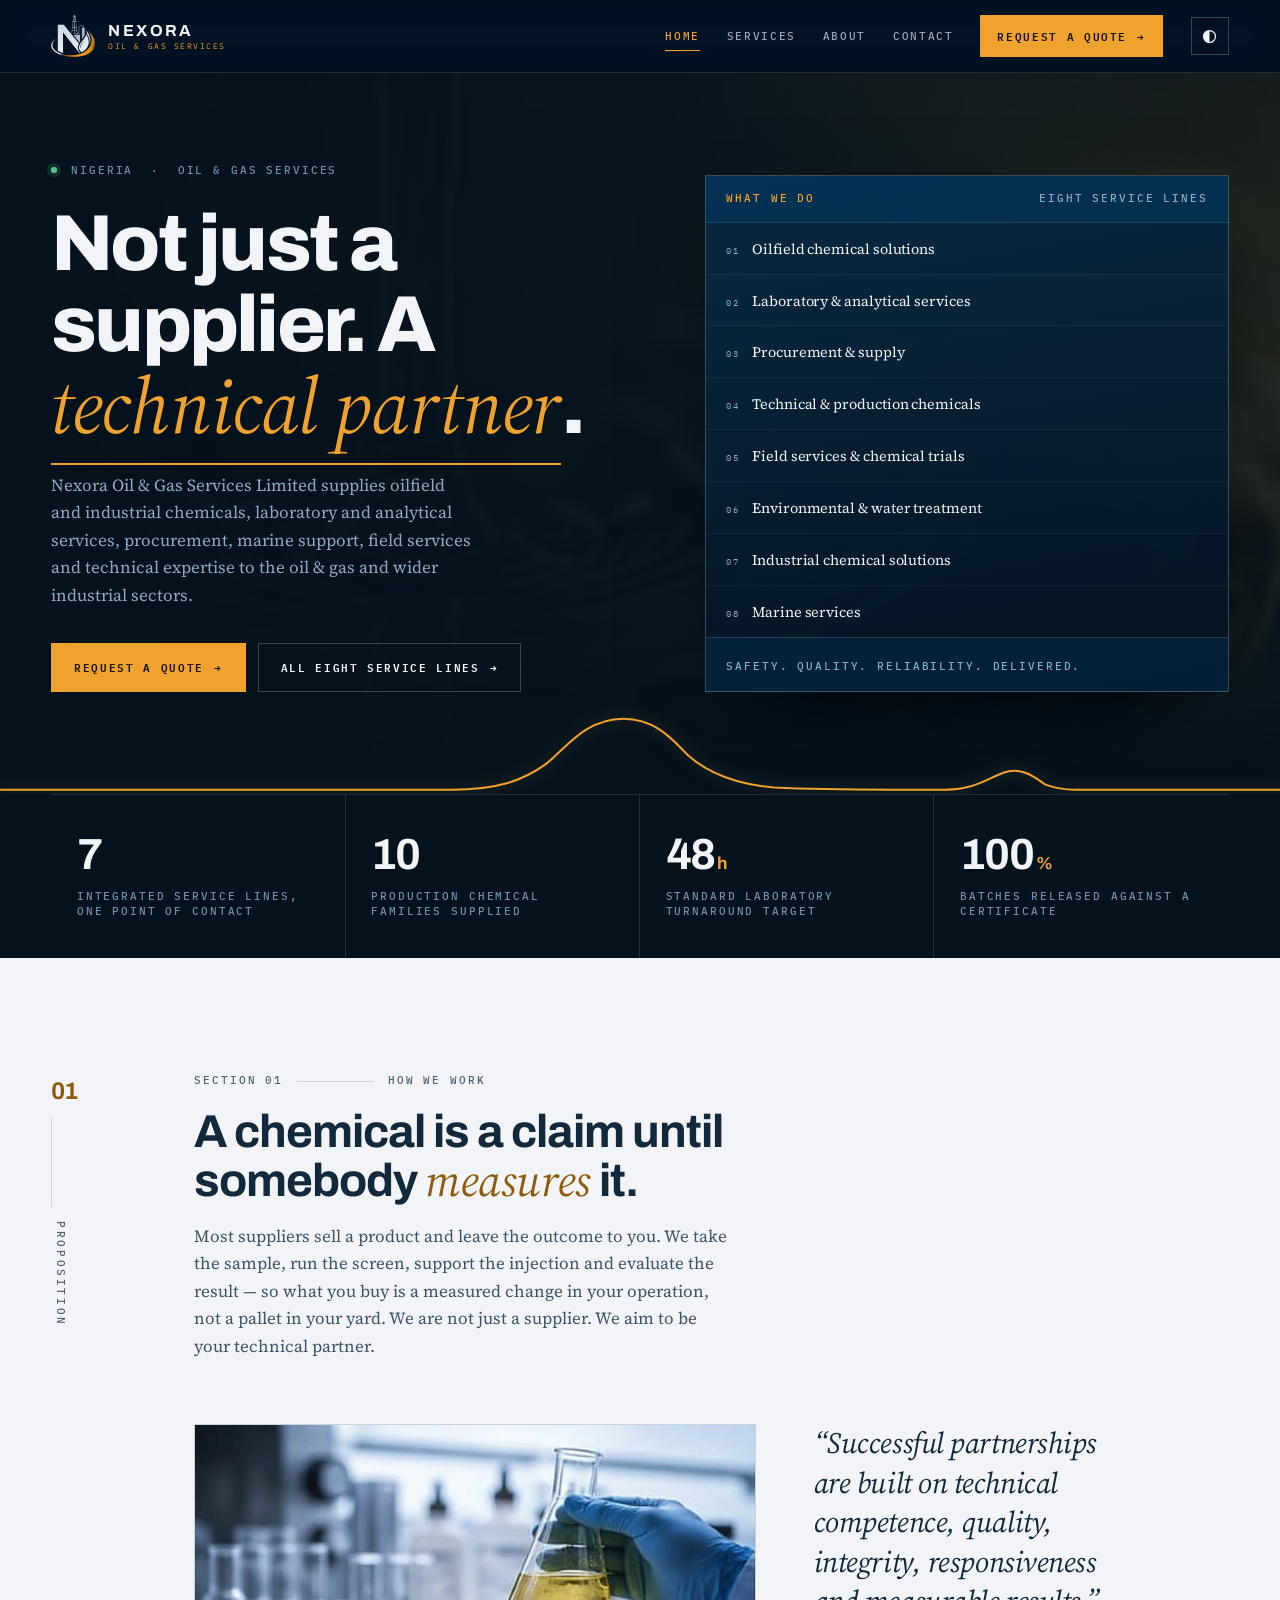
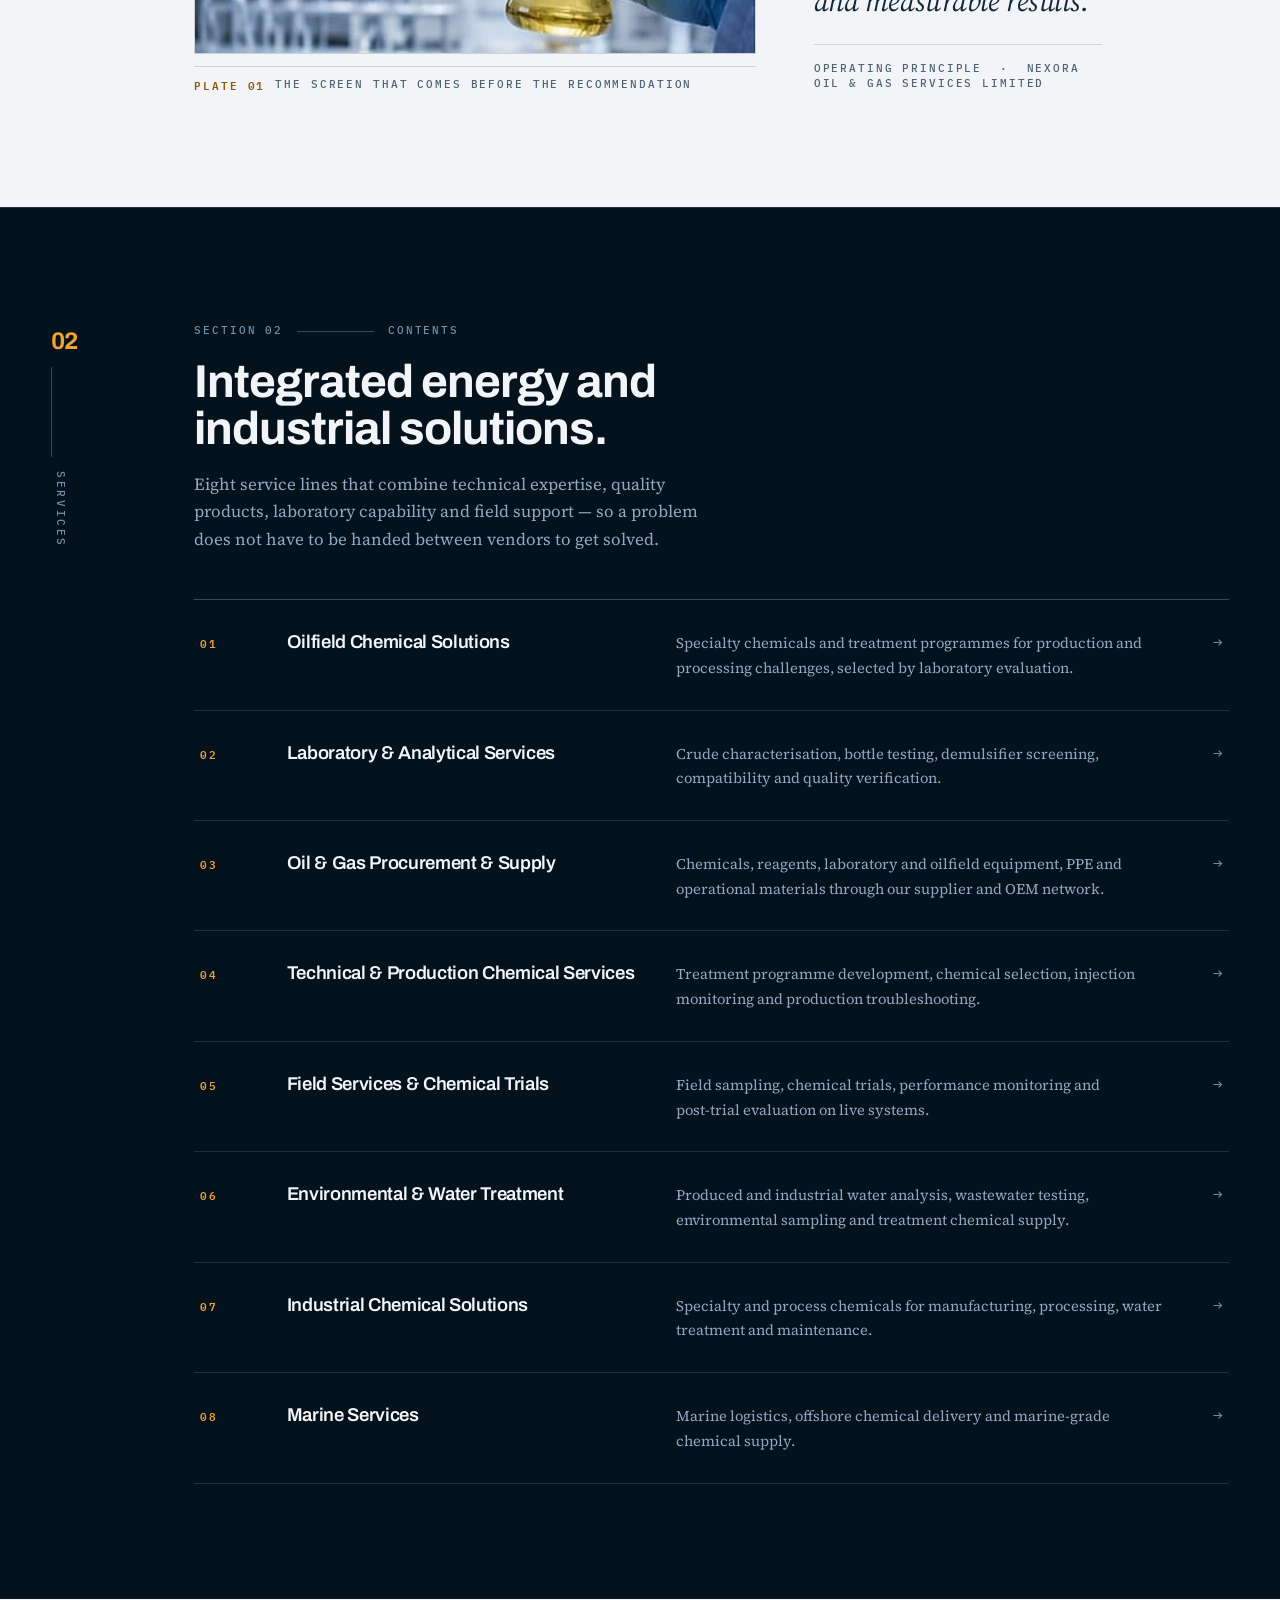
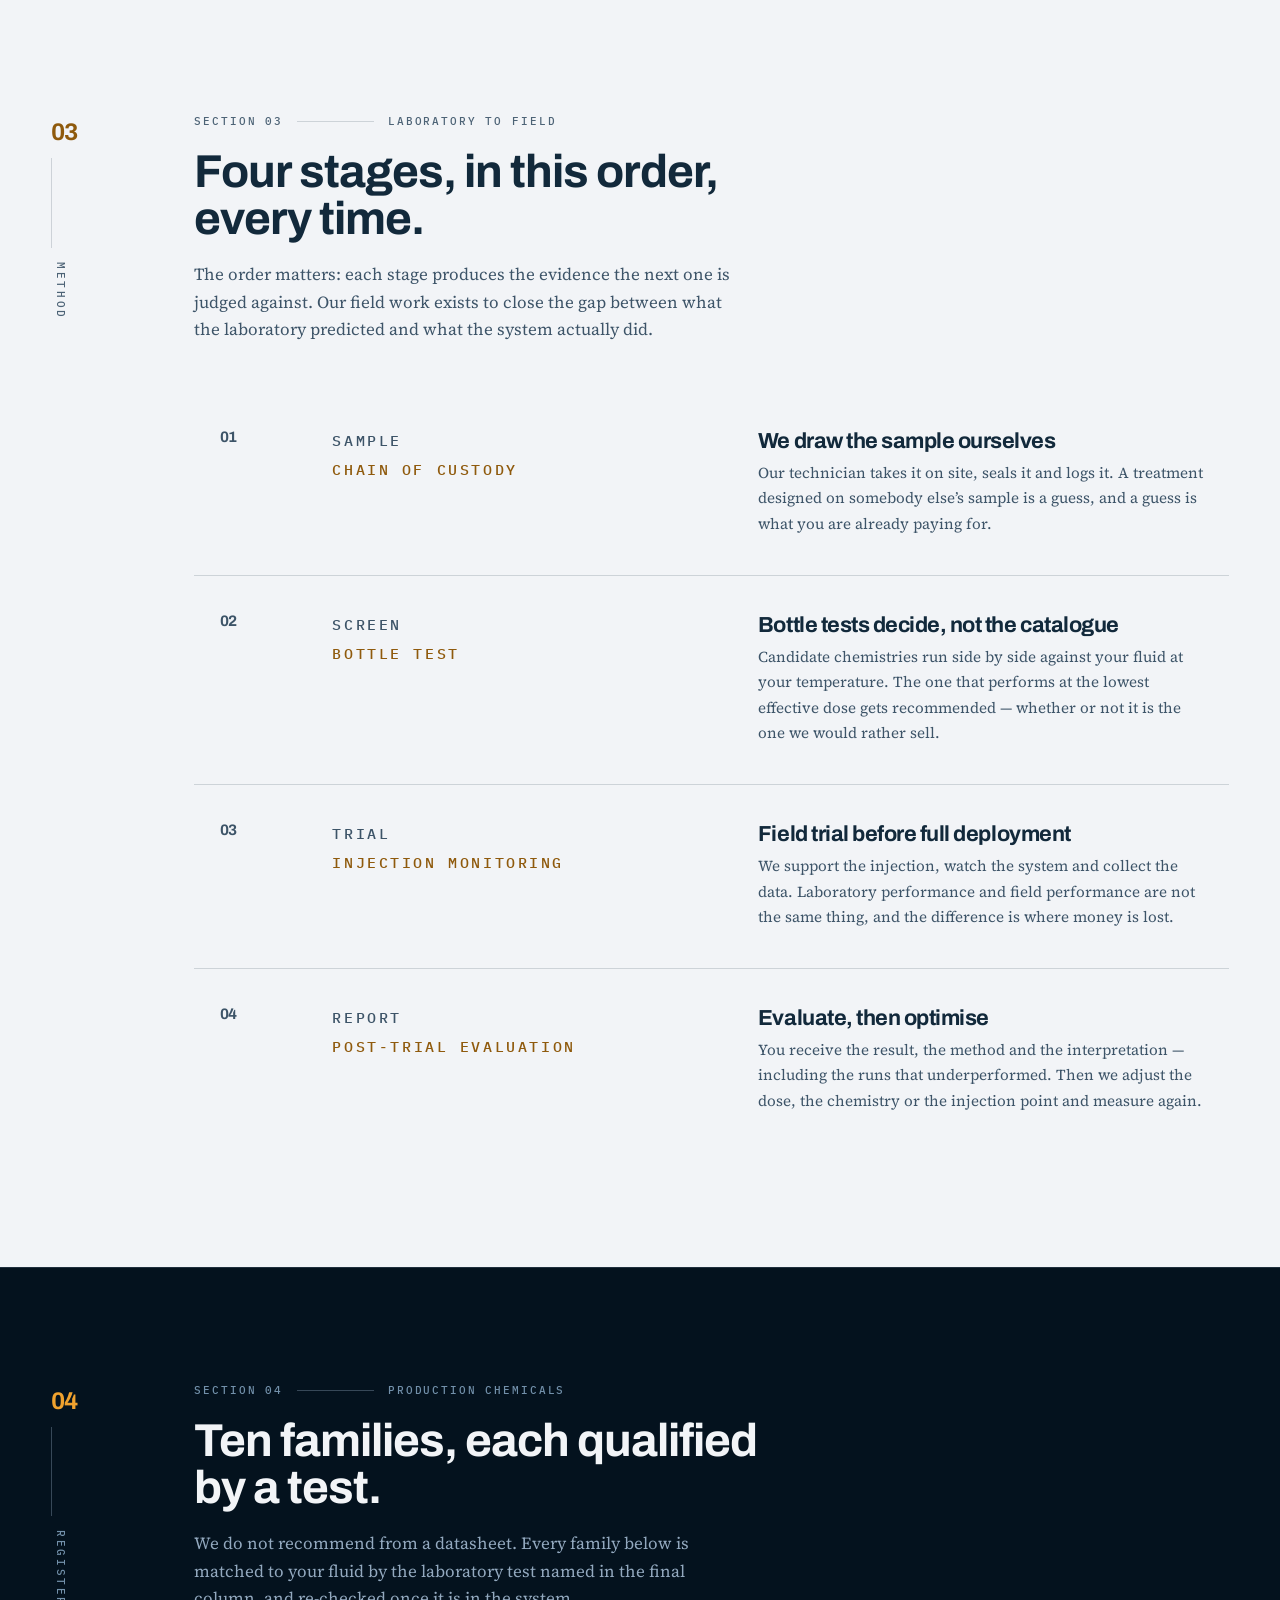
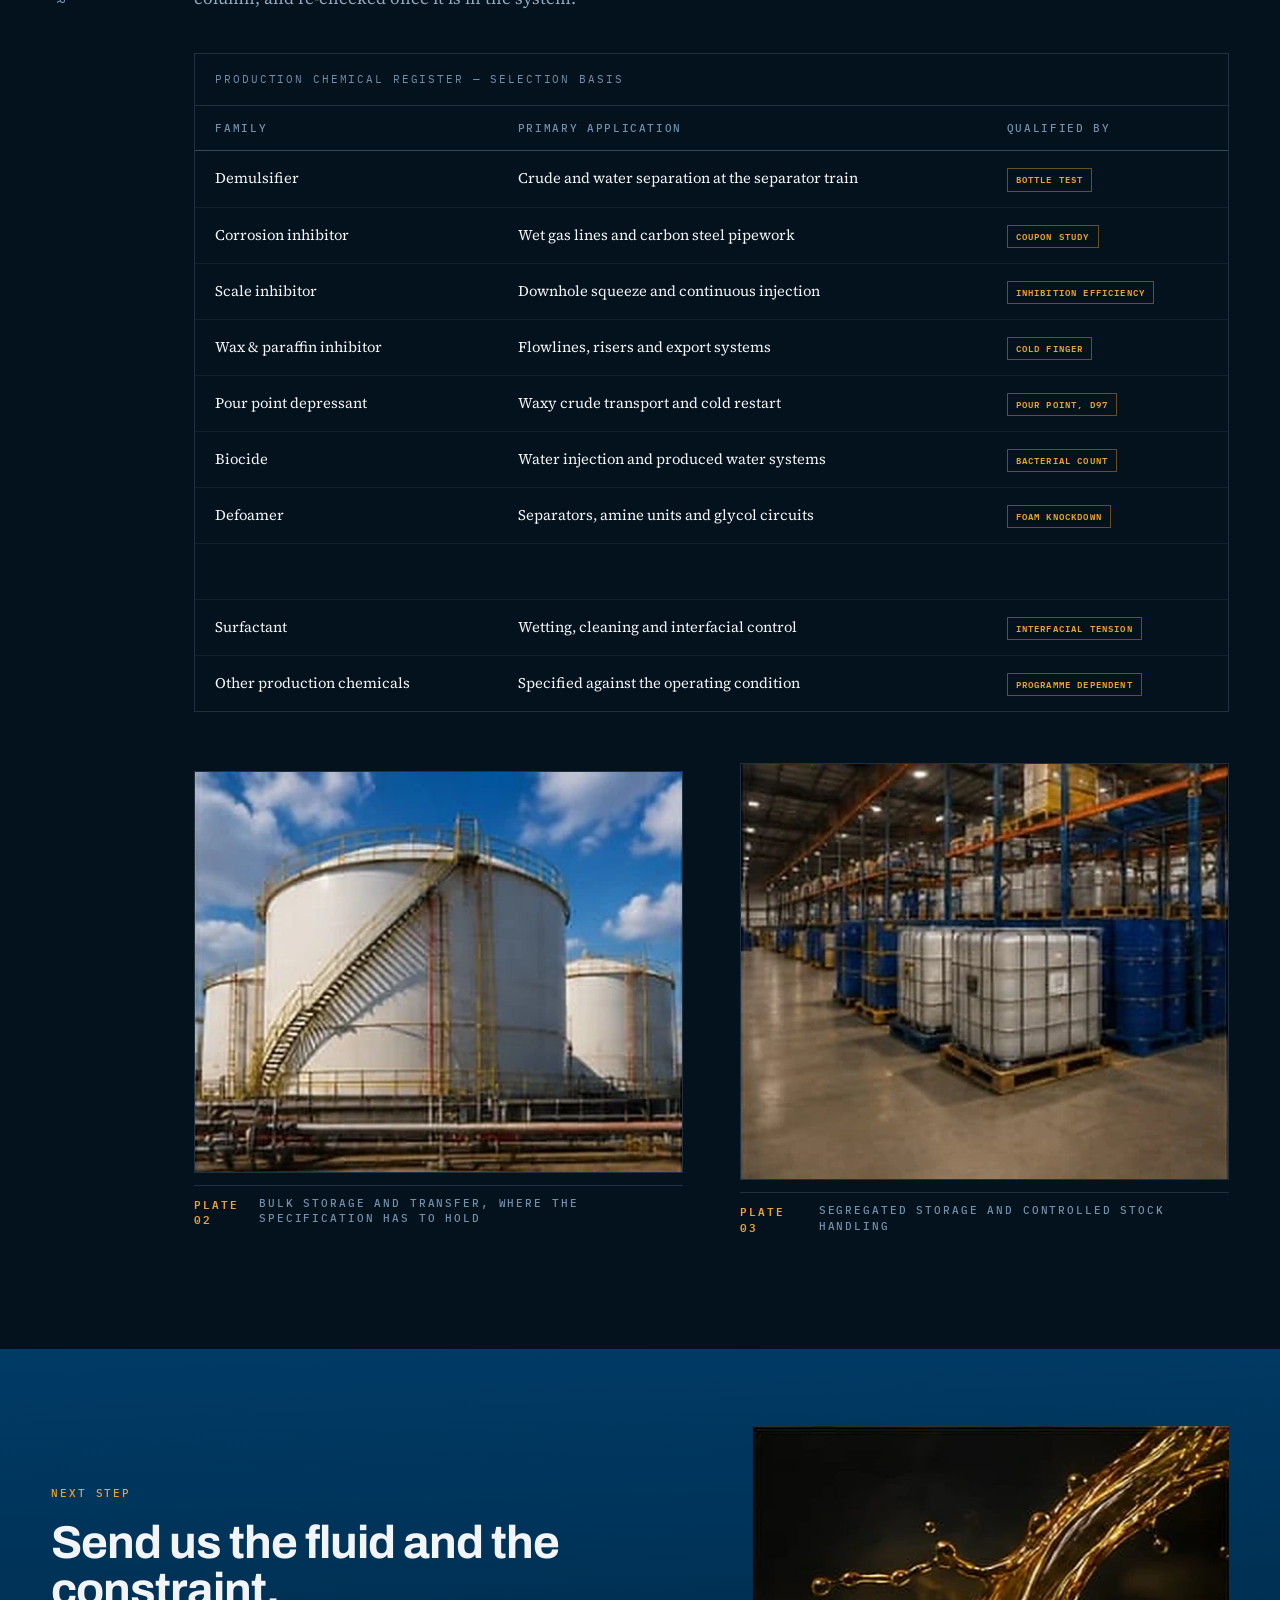
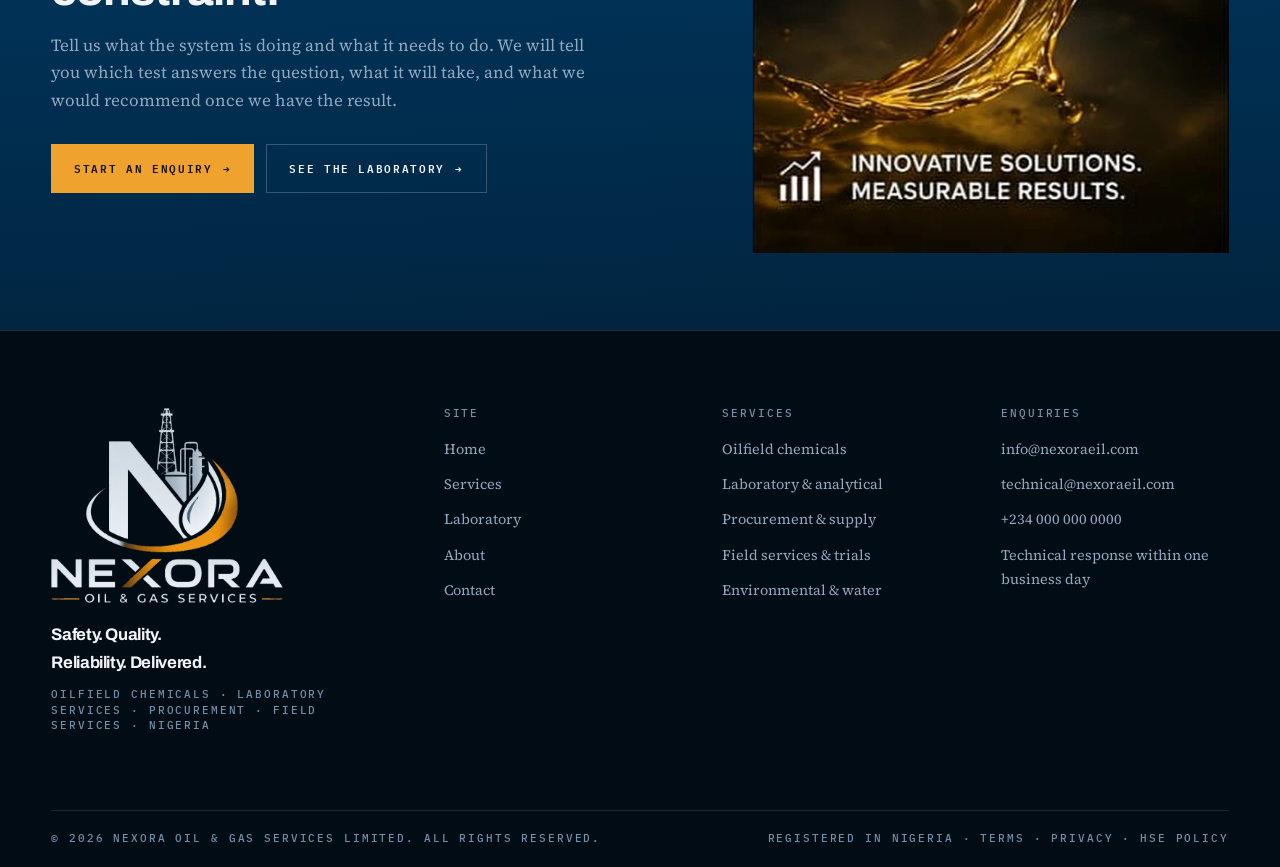
<file: index.html>
<!DOCTYPE html>
<html lang="en">
<head>
<meta charset="utf-8">
<meta name="viewport" content="width=device-width, initial-scale=1">
<title>Nexora Oil &amp; Gas Services Limited — Oilfield chemicals &amp; laboratory services</title>
<meta name="description" content="Nexora Oil &amp; Gas Services Limited is a Nigerian oil and gas services company supplying oilfield and industrial chemicals, laboratory and analytical services, procurement, marine support, field services and technical expertise.">
<meta name="theme-color" content="#04121e">
<link rel="canonical" href="https://nexoraeil.com/">
<meta property="og:site_name" content="Nexora Oil &amp; Gas Services Limited">
<meta property="og:locale" content="en_NG">
<meta property="og:type" content="website">
<meta property="og:url" content="https://nexoraeil.com/">
<meta property="og:title" content="Nexora Oil &amp; Gas Services Limited">
<meta property="og:description" content="Oilfield and industrial chemicals, laboratory and analytical services, procurement, marine support and field services. Not just a supplier. A technical partner.">
<meta property="og:image" content="https://nexoraeil.com/assets/img/og-nexora.jpg">
<meta property="og:image:width" content="1200">
<meta property="og:image:height" content="630">
<meta property="og:image:alt" content="The Nexora Oil &amp; Gas Services Limited logo on a dark navy ground.">
<meta name="twitter:card" content="summary_large_image">
<meta name="twitter:title" content="Nexora Oil &amp; Gas Services Limited">
<meta name="twitter:description" content="Oilfield and industrial chemicals, laboratory and analytical services, procurement, marine support and field services. Not just a supplier. A technical partner.">
<meta name="twitter:image" content="https://nexoraeil.com/assets/img/og-nexora.jpg">
<link rel="icon" href="assets/img/favicon.png?v=7" sizes="64x64">
<link rel="apple-touch-icon" href="assets/img/apple-touch-icon.png?v=7">
<link rel="preconnect" href="https://fonts.googleapis.com">
<link rel="preconnect" href="https://fonts.gstatic.com" crossorigin>
<link href="https://fonts.googleapis.com/css2?family=Archivo:wght@400;500;600;700;800&family=IBM+Plex+Mono:wght@400;500;600&family=Source+Serif+4:ital,opsz,wght@0,8..60,300..700;1,8..60,300..600&display=swap" rel="stylesheet">
<script>/* Theme is resolved before first paint so the page never flashes the wrong ground. */
(function(){try{var t=localStorage.getItem('nx-theme');if(t!=='light'&&t!=='dark')t='dark';document.documentElement.setAttribute('data-theme',t);}catch(e){document.documentElement.setAttribute('data-theme','dark');}})();</script>
<link rel="stylesheet" href="assets/css/nexora.css?v=7">
</head>


<body>
<a class="skip" href="#main">Skip to content</a>

<header class="masthead">
  <div class="shell masthead__in">
    <a class="brand" href="index.html" aria-label="Nexora Oil and Gas Services Limited — home">
      <span class="brand__logo" aria-hidden="true"></span>
      <span class="brand__word"><b>Nexora</b><i>Oil &amp; Gas Services</i></span>
    </a>


    <nav class="nav" id="primary-nav" aria-label="Primary">
      <a class="nav__link" data-nav="index.html" href="index.html">Home</a>
      <a class="nav__link" data-nav="services.html" href="services.html">Services</a>
      <a class="nav__link" data-nav="about.html" href="about.html">About</a>
      <a class="nav__link" data-nav="contact.html" href="contact.html">Contact</a>
      <a class="btn btn--flame btn--sm" href="contact.html">Request a quote <span class="btn__arw" aria-hidden="true">&rarr;</span></a>
    </nav>
    <div class="masthead__acts">
      <button class="themetoggle" data-theme-toggle type="button" title="Switch to light theme">
        <svg viewBox="0 0 16 16" aria-hidden="true" focusable="false"><circle cx="8" cy="8" r="6.35" fill="none" stroke="currentColor" stroke-width="1.3"/><path d="M8 1.65a6.35 6.35 0 0 0 0 12.7z" fill="currentColor"/></svg>
        <span class="sr" data-theme-label>Switch to light theme</span>
      </button>
      <button class="navtoggle" data-navtoggle aria-expanded="false" aria-controls="primary-nav">
        <span class="navtoggle__ic" aria-hidden="true"><i></i><i></i><i></i></span>
        <span data-navtoggle-label>Menu</span>
      </button>
    </div>
  </div>
</header>
<div class="navscrim" data-navscrim aria-hidden="true"></div>

<main id="main">

  <!-- ================================================== HERO / THESIS === -->
  <section class="hero">
    <div class="hero__bg" aria-hidden="true"></div>
    <div class="hero__veil" aria-hidden="true"></div>
    <div class="shell hero__in">
      <div class="hero__grid">

        <div>
          <p class="hero__stamp">
            <span class="dot" aria-hidden="true"></span>
            <span class="mono mono--mist">Nigeria &nbsp;&middot;&nbsp; Oil &amp; gas services</span>
          </p>

          <h1 class="hero__title">Not just a supplier. A <em>technical partner</em>.</h1>

          <p class="lede hero__lede">Nexora Oil &amp; Gas Services Limited supplies oilfield and industrial chemicals, laboratory and analytical services, procurement, marine support, field services and technical expertise to the oil&nbsp;&amp;&nbsp;gas and wider industrial sectors.</p>

          <div class="hero__acts">
            <a class="btn btn--flame" href="contact.html">Request a quote <span class="btn__arw" aria-hidden="true">&rarr;</span></a>
            <a class="btn btn--ghost" href="services.html">All eight service lines <span class="btn__arw" aria-hidden="true">&rarr;</span></a>
          </div>
        </div>

        <!-- Service index. The eight lines, numbered as Nexora numbers them,
             each one a link into its own section of services.html. -->
        <div class="caps">
          <div class="caps__top">
            <span class="mono mono--flame">What we do</span>
            <span class="mono mono--mist">Eight service lines</span>
          </div>
          <ul class="caps__list">
            <li><a class="caps__link" href="services.html#oilfield-chemicals"><span class="caps__n">01</span><span class="caps__t">Oilfield chemical solutions</span><span class="caps__arw" aria-hidden="true">&rarr;</span></a></li>
            <li><a class="caps__link" href="services.html#laboratory"><span class="caps__n">02</span><span class="caps__t">Laboratory &amp; analytical services</span><span class="caps__arw" aria-hidden="true">&rarr;</span></a></li>
            <li><a class="caps__link" href="services.html#procurement"><span class="caps__n">03</span><span class="caps__t">Procurement &amp; supply</span><span class="caps__arw" aria-hidden="true">&rarr;</span></a></li>
            <li><a class="caps__link" href="services.html#technical"><span class="caps__n">04</span><span class="caps__t">Technical &amp; production chemicals</span><span class="caps__arw" aria-hidden="true">&rarr;</span></a></li>
            <li><a class="caps__link" href="services.html#field-services"><span class="caps__n">05</span><span class="caps__t">Field services &amp; chemical trials</span><span class="caps__arw" aria-hidden="true">&rarr;</span></a></li>
            <li><a class="caps__link" href="services.html#environmental"><span class="caps__n">06</span><span class="caps__t">Environmental &amp; water treatment</span><span class="caps__arw" aria-hidden="true">&rarr;</span></a></li>
            <li><a class="caps__link" href="services.html#industrial-chemicals"><span class="caps__n">07</span><span class="caps__t">Industrial chemical solutions</span><span class="caps__arw" aria-hidden="true">&rarr;</span></a></li>
            <li><a class="caps__link" href="services.html#marine"><span class="caps__n">08</span><span class="caps__t">Marine services</span><span class="caps__arw" aria-hidden="true">&rarr;</span></a></li>
          </ul>
          <div class="caps__foot">
            <span class="mono mono--mist">Safety. Quality. Reliability. Delivered.</span>
          </div>
        </div>

      </div>
    </div>
  </section>

  <!-- ======================================================== FACT BAR === -->
  <section class="shell" aria-label="Scope of service">
    <div class="facts">
      <div class="fact">
        <p class="fact__n"><span data-count="7">0</span></p>
        <p class="fact__l mono">Integrated service lines, one point of contact</p>
      </div>
      <div class="fact">
        <p class="fact__n"><span data-count="10">0</span></p>
        <p class="fact__l mono">Production chemical families supplied</p>
      </div>
      <div class="fact">
        <p class="fact__n"><span data-count="48">0</span><sup>h</sup></p>
        <p class="fact__l mono">Standard laboratory turnaround target</p>
      </div>
      <div class="fact">
        <p class="fact__n"><span data-count="100">0</span><sup>%</sup></p>
        <p class="fact__l mono">Batches released against a certificate</p>
      </div>
    </div>
  </section>

  <!-- ==================================================== PROPOSITION === -->
  <section class="band band--paper">
    <div class="shell docgrid">
      <aside class="rail" aria-hidden="true">
        <span class="rail__code">01</span>
        <span class="rail__line"></span>
        <span class="rail__label">Proposition</span>
      </aside>

      <div>
        <header class="dochead rv">
          <p class="dochead__meta"><span class="mono mono--mist">Section 01</span><span class="bar"></span><span class="mono mono--mist">How we work</span></p>
          <h2 class="dochead__title">A chemical is a claim until somebody <em>measures</em> it.</h2>
          <p class="lede">Most suppliers sell a product and leave the outcome to you. We take the sample, run the screen, support the injection and evaluate the result &mdash; so what you buy is a measured change in your operation, not a pallet in your yard. We are not just a supplier. We aim to be your technical partner.</p>
        </header>

        <div class="split split--wide" style="margin-top:clamp(38px,5vw,66px)">
          <div class="plate plate--framed rv rv-d1">
            <img src="assets/img/laboratory-oil-testing.webp" alt="A gloved hand holding a conical flask of amber oil sample at a laboratory bench." width="841" height="342" loading="lazy">
            <p class="plate__cap mono mono--mist"><b>Plate 01</b> The screen that comes before the recommendation</p>
          </div>

          <div class="pull rv rv-d2">
            <p class="pull__q">&ldquo;Successful partnerships are built on technical competence, quality, integrity, responsiveness and measurable results.&rdquo;</p>
            <p class="pull__by mono mono--mist">Operating principle &nbsp;·&nbsp; Nexora Oil &amp; Gas Services Limited</p>
          </div>
        </div>
      </div>
    </div>
  </section>

  <!-- ======================================================= SERVICES === -->
  <section class="band band--rule">
    <div class="shell docgrid">
      <aside class="rail" aria-hidden="true">
        <span class="rail__code">02</span>
        <span class="rail__line"></span>
        <span class="rail__label">Services</span>
      </aside>

      <div>
        <header class="dochead rv" style="margin-bottom:clamp(30px,3.6vw,46px)">
          <p class="dochead__meta"><span class="mono mono--mist">Section 02</span><span class="bar"></span><span class="mono mono--mist">Contents</span></p>
          <h2 class="dochead__title">Integrated energy and industrial solutions.</h2>
          <p class="lede">Eight service lines that combine technical expertise, quality products, laboratory capability and field support &mdash; so a problem does not have to be handed between vendors to get solved.</p>
        </header>

        <div class="svcindex rv rv-d1">
          <a class="svcindex__row" href="services.html#oilfield-chemicals">
            <span class="svcindex__code">01</span>
            <span class="svcindex__ttl">Oilfield Chemical Solutions</span>
            <span class="svcindex__note">Specialty chemicals and treatment programmes for production and processing challenges, selected by laboratory evaluation.</span>
            <span class="svcindex__arw" aria-hidden="true">&rarr;</span>
          </a>
          <a class="svcindex__row" href="services.html#laboratory">
            <span class="svcindex__code">02</span>
            <span class="svcindex__ttl">Laboratory &amp; Analytical Services</span>
            <span class="svcindex__note">Crude characterisation, bottle testing, demulsifier screening, compatibility and quality verification.</span>
            <span class="svcindex__arw" aria-hidden="true">&rarr;</span>
          </a>
          <a class="svcindex__row" href="services.html#procurement">
            <span class="svcindex__code">03</span>
            <span class="svcindex__ttl">Oil &amp; Gas Procurement &amp; Supply</span>
            <span class="svcindex__note">Chemicals, reagents, laboratory and oilfield equipment, PPE and operational materials through our supplier and OEM network.</span>
            <span class="svcindex__arw" aria-hidden="true">&rarr;</span>
          </a>
          <a class="svcindex__row" href="services.html#technical">
            <span class="svcindex__code">04</span>
            <span class="svcindex__ttl">Technical &amp; Production Chemical Services</span>
            <span class="svcindex__note">Treatment programme development, chemical selection, injection monitoring and production troubleshooting.</span>
            <span class="svcindex__arw" aria-hidden="true">&rarr;</span>
          </a>
          <a class="svcindex__row" href="services.html#field-services">
            <span class="svcindex__code">05</span>
            <span class="svcindex__ttl">Field Services &amp; Chemical Trials</span>
            <span class="svcindex__note">Field sampling, chemical trials, performance monitoring and post&#8209;trial evaluation on live systems.</span>
            <span class="svcindex__arw" aria-hidden="true">&rarr;</span>
          </a>
          <a class="svcindex__row" href="services.html#environmental">
            <span class="svcindex__code">06</span>
            <span class="svcindex__ttl">Environmental &amp; Water Treatment</span>
            <span class="svcindex__note">Produced and industrial water analysis, wastewater testing, environmental sampling and treatment chemical supply.</span>
            <span class="svcindex__arw" aria-hidden="true">&rarr;</span>
          </a>
          <a class="svcindex__row" href="services.html#industrial-chemicals">
            <span class="svcindex__code">07</span>
            <span class="svcindex__ttl">Industrial Chemical Solutions</span>
            <span class="svcindex__note">Specialty and process chemicals for manufacturing, processing, water treatment and maintenance.</span>
            <span class="svcindex__arw" aria-hidden="true">&rarr;</span>
          </a>
          <a class="svcindex__row" href="services.html#marine">
            <span class="svcindex__code">08</span>
            <span class="svcindex__ttl">Marine Services</span>
            <span class="svcindex__note">Marine logistics, offshore chemical delivery and marine&#8209;grade chemical supply.</span>
            <span class="svcindex__arw" aria-hidden="true">&rarr;</span>
          </a>
        </div>
      </div>
    </div>
  </section>

  <!-- ========================================================= METHOD === -->
  <section class="band band--paper">
    <div class="shell docgrid">
      <aside class="rail" aria-hidden="true">
        <span class="rail__code">03</span>
        <span class="rail__line"></span>
        <span class="rail__label">Method</span>
      </aside>

      <div>
        <header class="dochead rv" style="margin-bottom:clamp(30px,4vw,48px)">
          <p class="dochead__meta"><span class="mono mono--mist">Section 03</span><span class="bar"></span><span class="mono mono--mist">Laboratory to field</span></p>
          <h2 class="dochead__title">Four stages, in this order, every time.</h2>
          <p class="lede">The order matters: each stage produces the evidence the next one is judged against. Our field work exists to close the gap between what the laboratory predicted and what the system actually did.</p>
        </header>

        <div class="method rv rv-d1">
          <article class="step">
            <p class="step__n">01</p>
            <div class="step__meta">
              <p class="mono mono--mist">Sample</p>
              <p class="mono" style="color:var(--flame-2);margin-top:8px">Chain of custody</p>
            </div>
            <div class="step__txt">
              <h3>We draw the sample ourselves</h3>
              <p>Our technician takes it on site, seals it and logs it. A treatment designed on somebody else&rsquo;s sample is a guess, and a guess is what you are already paying for.</p>
            </div>
          </article>

          <article class="step">
            <p class="step__n">02</p>
            <div class="step__meta">
              <p class="mono mono--mist">Screen</p>
              <p class="mono" style="color:var(--flame-2);margin-top:8px">Bottle test</p>
            </div>
            <div class="step__txt">
              <h3>Bottle tests decide, not the catalogue</h3>
              <p>Candidate chemistries run side by side against your fluid at your temperature. The one that performs at the lowest effective dose gets recommended &mdash; whether or not it is the one we would rather sell.</p>
            </div>
          </article>

          <article class="step">
            <p class="step__n">03</p>
            <div class="step__meta">
              <p class="mono mono--mist">Trial</p>
              <p class="mono" style="color:var(--flame-2);margin-top:8px">Injection monitoring</p>
            </div>
            <div class="step__txt">
              <h3>Field trial before full deployment</h3>
              <p>We support the injection, watch the system and collect the data. Laboratory performance and field performance are not the same thing, and the difference is where money is lost.</p>
            </div>
          </article>

          <article class="step">
            <p class="step__n">04</p>
            <div class="step__meta">
              <p class="mono mono--mist">Report</p>
              <p class="mono" style="color:var(--flame-2);margin-top:8px">Post&#8209;trial evaluation</p>
            </div>
            <div class="step__txt">
              <h3>Evaluate, then optimise</h3>
              <p>You receive the result, the method and the interpretation &mdash; including the runs that underperformed. Then we adjust the dose, the chemistry or the injection point and measure again.</p>
            </div>
          </article>
        </div>
      </div>
    </div>
  </section>

  <!-- ======================================================== REGISTER === -->
  <section class="band band--rule">
    <div class="shell docgrid">
      <aside class="rail" aria-hidden="true">
        <span class="rail__code">04</span>
        <span class="rail__line"></span>
        <span class="rail__label">Register</span>
      </aside>

      <div>
        <header class="dochead rv" style="margin-bottom:clamp(26px,3.2vw,42px)">
          <p class="dochead__meta"><span class="mono mono--mist">Section 04</span><span class="bar"></span><span class="mono mono--mist">Production chemicals</span></p>
          <h2 class="dochead__title">Ten families, each qualified by a test.</h2>
          <p class="lede">We do not recommend from a datasheet. Every family below is matched to your fluid by the laboratory test named in the final column, and re&#8209;checked once it is in the system.</p>
        </header>

        <!-- Focusable: the table scrolls sideways on narrow screens. -->
        <div class="dataset rv rv-d1" tabindex="0" role="region" aria-label="Product register — scrolls horizontally">
          <table>
            <caption>Production chemical register &mdash; selection basis</caption>
            <thead>
              <tr>
                <th scope="col">Family</th>
                <th scope="col">Primary application</th>
                <th scope="col">Qualified by</th>
              </tr>
            </thead>
            <tbody>
              <tr><td>Demulsifier</td><td>Crude and water separation at the separator train</td><td><span class="chip chip--flame">Bottle test</span></td></tr>
              <tr><td>Corrosion inhibitor</td><td>Wet gas lines and carbon steel pipework</td><td><span class="chip chip--flame">Coupon study</span></td></tr>
              <tr><td>Scale inhibitor</td><td>Downhole squeeze and continuous injection</td><td><span class="chip chip--flame">Inhibition efficiency</span></td></tr>
              <tr><td>Wax &amp; paraffin inhibitor</td><td>Flowlines, risers and export systems</td><td><span class="chip chip--flame">Cold finger</span></td></tr>
              <tr><td>Pour point depressant</td><td>Waxy crude transport and cold restart</td><td><span class="chip chip--flame">Pour point, D97</span></td></tr>
              <tr><td>Biocide</td><td>Water injection and produced water systems</td><td><span class="chip chip--flame">Bacterial count</span></td></tr>
              <tr><td>Defoamer</td><td>Separators, amine units and glycol circuits</td><td><span class="chip chip--flame">Foam knockdown</span></td></tr>
              <tr><td>H&#8322;S scavenger</td><td>Sour crude and vapour space control</td><td><span class="chip chip--flame">H&#8322;S in vapour</span></td></tr>
              <tr><td>Surfactant</td><td>Wetting, cleaning and interfacial control</td><td><span class="chip chip--flame">Interfacial tension</span></td></tr>
              <tr><td>Other production chemicals</td><td>Specified against the operating condition</td><td><span class="chip chip--flame">Programme dependent</span></td></tr>
            </tbody>
          </table>
        </div>

        <div class="split" style="margin-top:clamp(32px,4vw,56px)">
          <div class="plate plate--framed rv">
            <img src="assets/img/industrial-storage-tanks.webp" alt="Bulk storage tanks with access stairways at an industrial terminal." width="500" height="411" loading="lazy">
            <p class="plate__cap mono mono--mist"><b>Plate 02</b> Bulk storage and transfer, where the specification has to hold</p>
          </div>
          <div class="plate plate--framed rv rv-d1">
            <img src="assets/img/industrial-chemical-warehouse.webp" alt="Warehouse with intermediate bulk containers and drums racked on pallets." width="499" height="426" loading="lazy">
            <p class="plate__cap mono mono--mist"><b>Plate 03</b> Segregated storage and controlled stock handling</p>
          </div>
        </div>
      </div>
    </div>
  </section>

  <!-- ============================================================ CTA === -->
  <section class="band band--tight band--navy">
    <div class="shell">
      <div class="split split--wide" style="align-items:center">
        <div class="rv">
          <p class="mono mono--flame" style="margin-bottom:18px">Next step</p>
          <h2 class="dochead__title" style="max-width:26ch">Send us the fluid and the constraint.</h2>
          <p class="lede" style="color:var(--mist);margin-bottom:30px">Tell us what the system is doing and what it needs to do. We will tell you which test answers the question, what it will take, and what we would recommend once we have the result.</p>
          <div class="hero__acts">
            <a class="btn btn--flame" href="contact.html">Start an enquiry <span class="btn__arw" aria-hidden="true">&rarr;</span></a>
            <a class="btn btn--ghost" href="services.html#laboratory">See the laboratory <span class="btn__arw" aria-hidden="true">&rarr;</span></a>
          </div>
        </div>
        <div class="plate rv rv-d1">
          <img src="assets/img/innovative-solutions-measurable-results.webp" alt="Golden treated oil in motion, captioned: innovative solutions, measurable results." width="633" height="568" loading="lazy">
        </div>
      </div>
    </div>
  </section>

</main>

<footer class="foot">
  <div class="shell">
    <div class="foot__main">
      <div>
        <div class="lockup" role="img" aria-label="Nexora Oil &amp; Gas Services Limited"></div>
        <p class="foot__tag">Safety. Quality.<br>Reliability. Delivered.</p>
        <p class="mono mono--mist">Oilfield chemicals · Laboratory services · Procurement · Field services · Nigeria</p>
      </div>

      <div>
        <h4>Site</h4>
        <ul class="foot__list">
          <li><a href="index.html">Home</a></li>
          <li><a href="services.html">Services</a></li>
          <li><a href="services.html#laboratory">Laboratory</a></li>
          <li><a href="about.html">About</a></li>
          <li><a href="contact.html">Contact</a></li>
        </ul>
      </div>

      <div>
        <h4>Services</h4>
        <ul class="foot__list">
          <li><a href="services.html#oilfield-chemicals">Oilfield chemicals</a></li>
          <li><a href="services.html#laboratory">Laboratory &amp; analytical</a></li>
          <li><a href="services.html#procurement">Procurement &amp; supply</a></li>
          <li><a href="services.html#field-services">Field services &amp; trials</a></li>
          <li><a href="services.html#environmental">Environmental &amp; water</a></li>
        </ul>
      </div>

      <div>
        <h4>Enquiries</h4>
        <ul class="foot__list">
          <li><a href="mailto:info@nexoraeil.com">info@nexoraeil.com</a></li>
          <li><a href="mailto:technical@nexoraeil.com">technical@nexoraeil.com</a></li>
          <li><a href="tel:+2340000000000">+234 000 000 0000</a></li>
          <li>Technical response within one business day</li>
        </ul>
      </div>
    </div>

    <div class="foot__base">
      <p class="mono mono--mist">&copy; <span data-year>2026</span> Nexora Oil &amp; Gas Services Limited. All rights reserved.</p>
      <p class="mono mono--mist">Registered in Nigeria · Terms · Privacy · HSE policy</p>
    </div>
  </div>
</footer>

<script src="assets/js/nexora.js?v=7"></script>
</body>
</html>
</file>
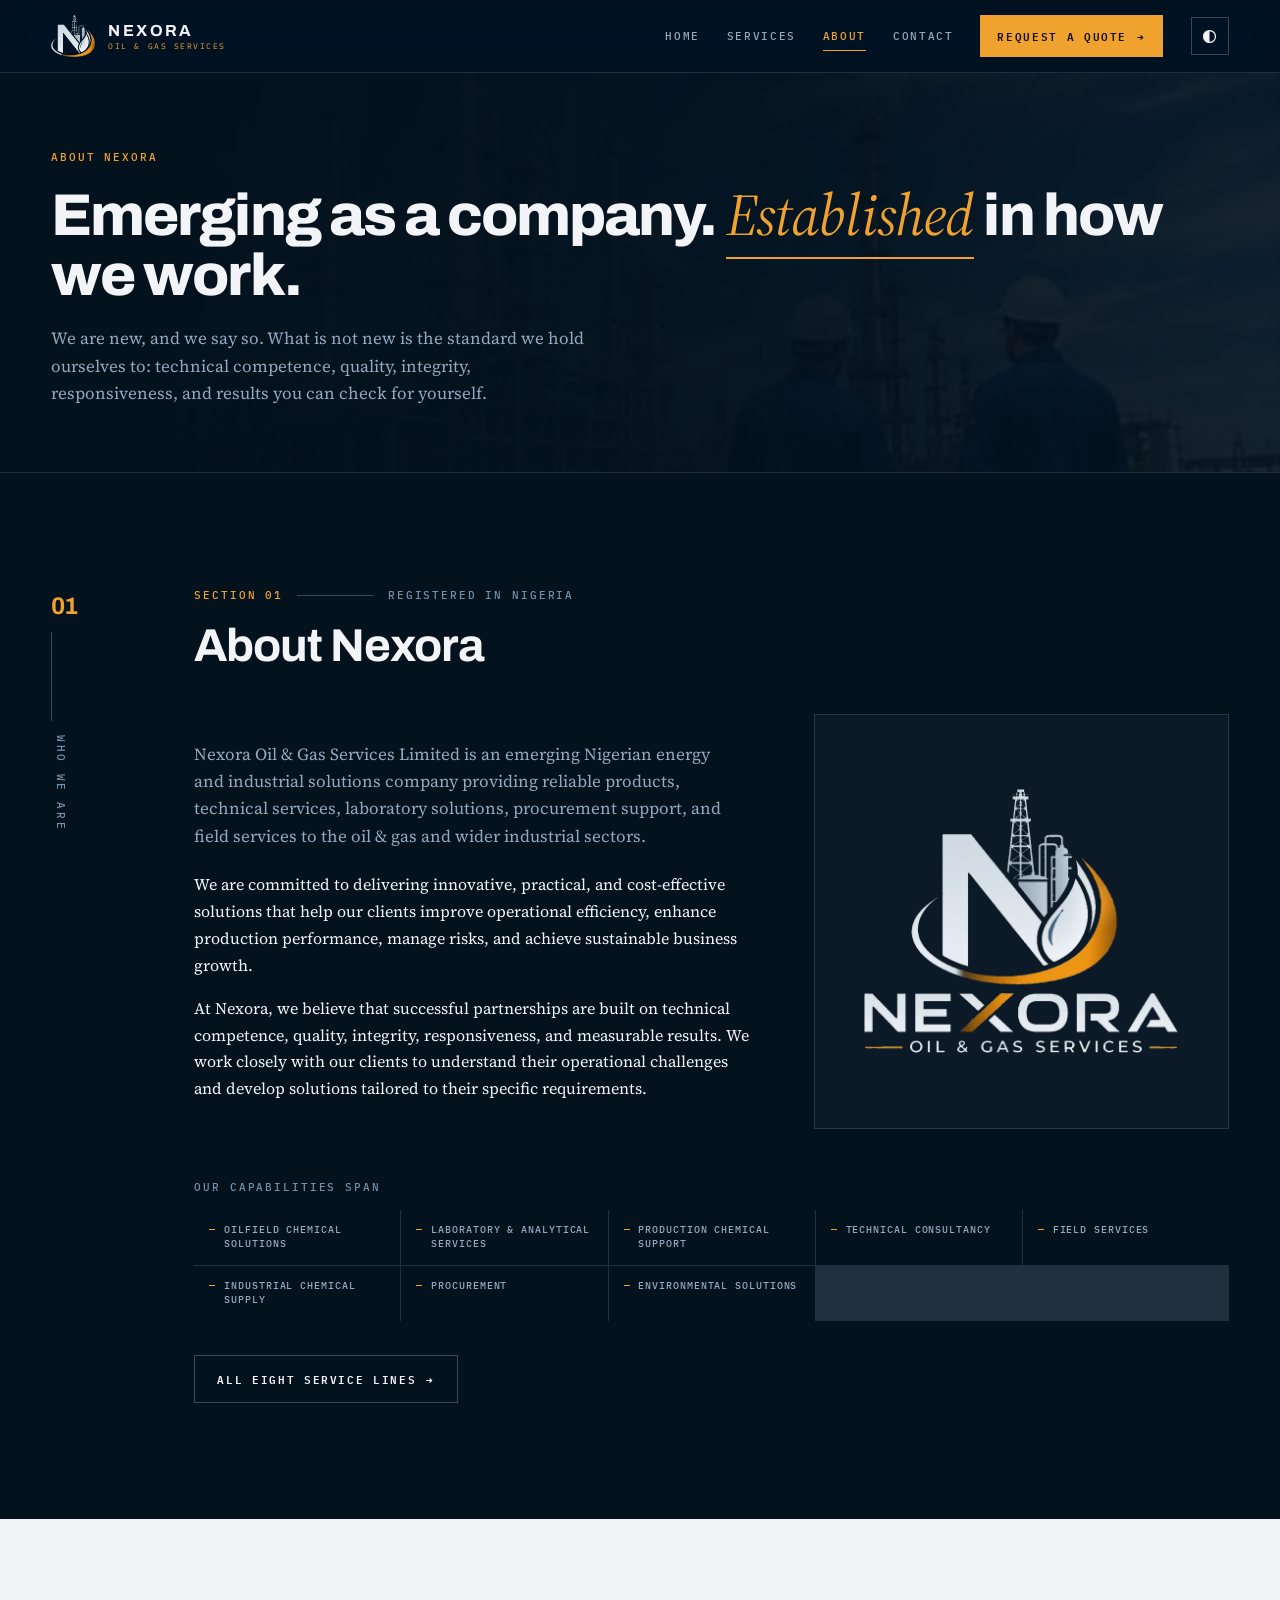
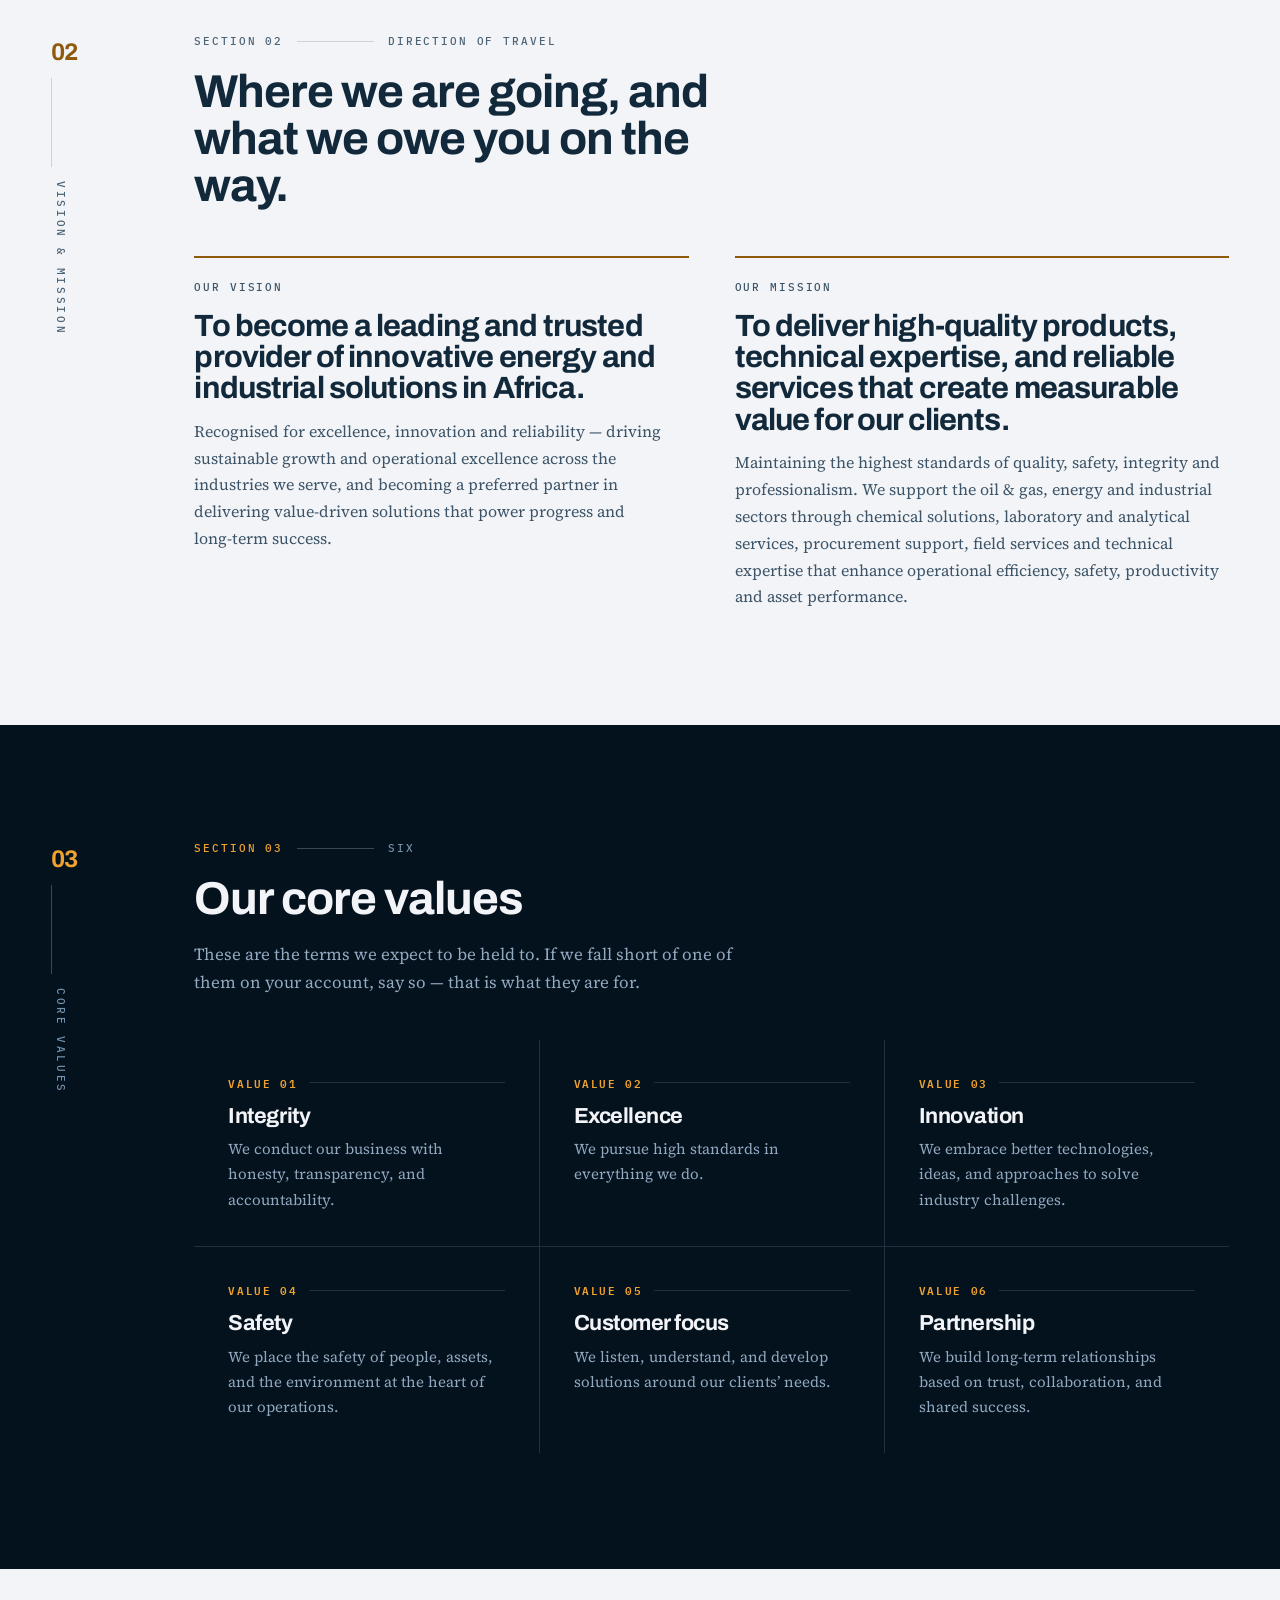
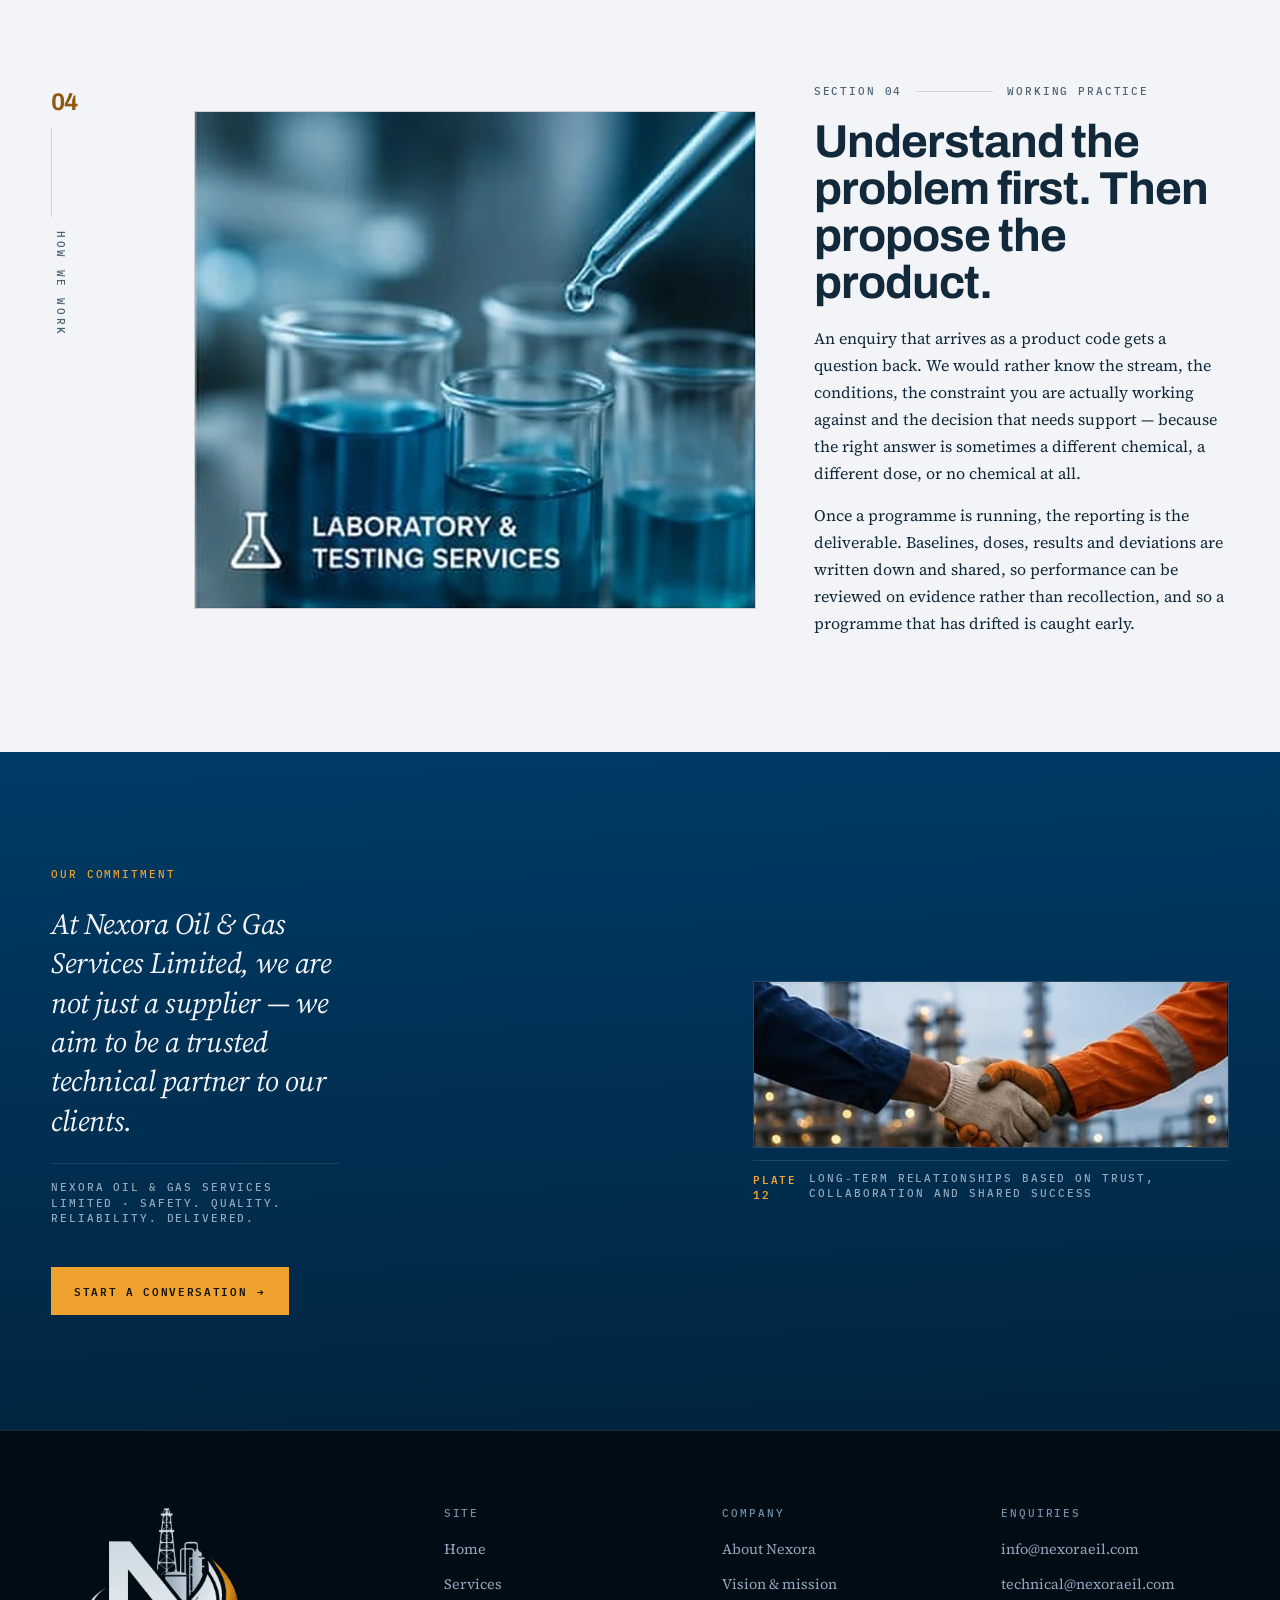
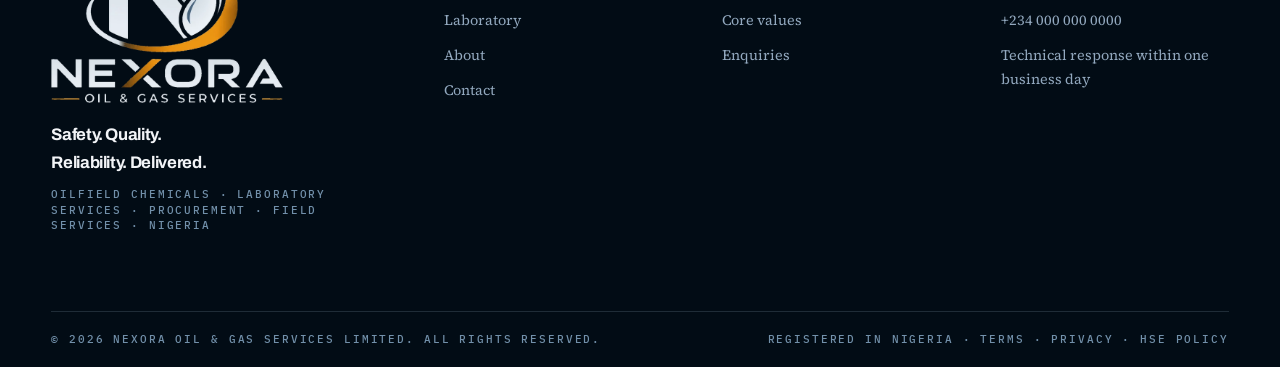
<file: about.html>
<!DOCTYPE html>
<html lang="en">
<head>
<meta charset="utf-8">
<meta name="viewport" content="width=device-width, initial-scale=1">
<title>About — Nexora Oil &amp; Gas Services Limited</title>
<meta name="description" content="Nexora Oil &amp; Gas Services Limited is an emerging Nigerian energy and industrial solutions company providing reliable products, technical services, laboratory solutions, procurement support and field services to the oil &amp; gas and wider industrial sectors.">
<meta name="theme-color" content="#04121e">
<link rel="canonical" href="https://nexoraeil.com/about.html">
<meta property="og:site_name" content="Nexora Oil &amp; Gas Services Limited">
<meta property="og:locale" content="en_NG">
<meta property="og:type" content="website">
<meta property="og:url" content="https://nexoraeil.com/about.html">
<meta property="og:title" content="About Nexora — Nexora Oil &amp; Gas Services Limited">
<meta property="og:description" content="An emerging Nigerian oil and gas services company built on integrity, technical competence and dependable supply.">
<meta property="og:image" content="https://nexoraeil.com/assets/img/og-nexora.jpg">
<meta property="og:image:width" content="1200">
<meta property="og:image:height" content="630">
<meta property="og:image:alt" content="The Nexora Oil &amp; Gas Services Limited logo on a dark navy ground.">
<meta name="twitter:card" content="summary_large_image">
<meta name="twitter:title" content="About Nexora — Nexora Oil &amp; Gas Services Limited">
<meta name="twitter:description" content="An emerging Nigerian oil and gas services company built on integrity, technical competence and dependable supply.">
<meta name="twitter:image" content="https://nexoraeil.com/assets/img/og-nexora.jpg">
<link rel="icon" href="assets/img/favicon.png?v=7" sizes="64x64">
<link rel="apple-touch-icon" href="assets/img/apple-touch-icon.png?v=7">
<link rel="preconnect" href="https://fonts.googleapis.com">
<link rel="preconnect" href="https://fonts.gstatic.com" crossorigin>
<link href="https://fonts.googleapis.com/css2?family=Archivo:wght@400;500;600;700;800&family=IBM+Plex+Mono:wght@400;500;600&family=Source+Serif+4:ital,opsz,wght@0,8..60,300..700;1,8..60,300..600&display=swap" rel="stylesheet">
<script>/* Theme is resolved before first paint so the page never flashes the wrong ground. */
(function(){try{var t=localStorage.getItem('nx-theme');if(t!=='light'&&t!=='dark')t='dark';document.documentElement.setAttribute('data-theme',t);}catch(e){document.documentElement.setAttribute('data-theme','dark');}})();</script>
<link rel="stylesheet" href="assets/css/nexora.css?v=7">
</head>
<body>
<a class="skip" href="#main">Skip to content</a>

<header class="masthead">
  <div class="shell masthead__in">
    <a class="brand" href="index.html" aria-label="Nexora Oil and Gas Services Limited — home">
      <span class="brand__logo" aria-hidden="true"></span>
      <span class="brand__word"><b>Nexora</b><i>Oil &amp; Gas Services</i></span>
    </a>
    <nav class="nav" id="primary-nav" aria-label="Primary">
      <a class="nav__link" data-nav="index.html" href="index.html">Home</a>
      <a class="nav__link" data-nav="services.html" href="services.html">Services</a>
      <a class="nav__link" data-nav="about.html" href="about.html">About</a>
      <a class="nav__link" data-nav="contact.html" href="contact.html">Contact</a>
      <a class="btn btn--flame btn--sm" href="contact.html">Request a quote <span class="btn__arw" aria-hidden="true">&rarr;</span></a>
    </nav>
    <div class="masthead__acts">
      <button class="themetoggle" data-theme-toggle type="button" title="Switch to light theme">
        <svg viewBox="0 0 16 16" aria-hidden="true" focusable="false"><circle cx="8" cy="8" r="6.35" fill="none" stroke="currentColor" stroke-width="1.3"/><path d="M8 1.65a6.35 6.35 0 0 0 0 12.7z" fill="currentColor"/></svg>
        <span class="sr" data-theme-label>Switch to light theme</span>
      </button>
      <button class="navtoggle" data-navtoggle aria-expanded="false" aria-controls="primary-nav">
        <span class="navtoggle__ic" aria-hidden="true"><i></i><i></i><i></i></span>
        <span data-navtoggle-label>Menu</span>
      </button>
    </div>
  </div>
</header>
<div class="navscrim" data-navscrim aria-hidden="true"></div>

<main id="main">

  <!-- ===================================================== PAGE HEAD === -->
  <section class="pagehead">
    <div class="pagehead__bg" style="background-image:url('assets/img/oil-gas-refinery-engineering.webp')" aria-hidden="true"></div>
    <div class="pagehead__veil" aria-hidden="true"></div>
    <div class="shell pagehead__in">
      <p class="mono mono--flame">About Nexora</p>
      <h1 class="pagehead__ttl">Emerging as a company. <em>Established</em> in how we work.</h1>
      <p class="lede">We are new, and we say so. What is not new is the standard we hold ourselves to: technical competence, quality, integrity, responsiveness, and results you can check for yourself.</p>
    </div>
  </section>

  <!-- ======================================================= 01 ABOUT === -->
  <section class="band">
    <div class="shell docgrid">
      <aside class="rail" aria-hidden="true">
        <span class="rail__code">01</span><span class="rail__line"></span><span class="rail__label">Who we are</span>
      </aside>
      <div>
        <header class="dochead rv">
          <p class="dochead__meta"><span class="mono mono--flame">Section 01</span><span class="bar"></span><span class="mono mono--mist">Registered in Nigeria</span></p>
          <h2 class="dochead__title">About Nexora</h2>
        </header>

        <div class="split split--wide rv rv-d1" style="margin-top:clamp(28px,3.4vw,44px)">
          <div>
            <p class="lede">Nexora Oil &amp; Gas Services Limited is an emerging Nigerian energy and industrial solutions company providing reliable products, technical services, laboratory solutions, procurement support, and field services to the oil&nbsp;&amp;&nbsp;gas and wider industrial sectors.</p>
            <p style="margin-top:1.3em">We are committed to delivering innovative, practical, and cost&#8209;effective solutions that help our clients improve operational efficiency, enhance production performance, manage risks, and achieve sustainable business growth.</p>
            <p style="margin-top:1em">At Nexora, we believe that successful partnerships are built on technical competence, quality, integrity, responsiveness, and measurable results. We work closely with our clients to understand their operational challenges and develop solutions tailored to their specific requirements.</p>
          </div>
          <div class="plate">
            <div class="brandplate" role="img" aria-label="Nexora Oil &amp; Gas Services Limited logo &mdash; the N monogram with a flame droplet above the wordmark and the line Safety. Quality. Reliability. Delivered."></div>
          </div>
        </div>

        <div class="rv rv-d2" style="margin-top:clamp(34px,4vw,52px)">
          <p class="mono mono--mist" style="margin-bottom:14px">Our capabilities span</p>
          <ul class="speclist">
            <li>Oilfield chemical solutions</li>
            <li>Laboratory &amp; analytical services</li>
            <li>Production chemical support</li>
            <li>Technical consultancy</li>
            <li>Field services</li>
            <li>Industrial chemical supply</li>
            <li>Procurement</li>
            <li>Environmental solutions</li>
          </ul>
          <p style="margin-top:clamp(24px,2.8vw,34px)">
            <a class="btn btn--ghost" href="services.html">All eight service lines <span class="btn__arw" aria-hidden="true">&rarr;</span></a>
          </p>
        </div>
      </div>
    </div>
  </section>

  <!-- ========================================== 02 VISION &amp; MISSION === -->
  <section class="band band--paper">
    <div class="shell docgrid">
      <aside class="rail" aria-hidden="true">
        <span class="rail__code">02</span><span class="rail__line"></span><span class="rail__label">Vision &amp; mission</span>
      </aside>
      <div>
        <header class="dochead rv">
          <p class="dochead__meta"><span class="mono mono--mist">Section 02</span><span class="bar"></span><span class="mono mono--mist">Direction of travel</span></p>
          <h2 class="dochead__title">Where we are going, and what we owe you on the way.</h2>
        </header>

        <div class="stmt rv rv-d1" style="margin-top:clamp(30px,3.6vw,48px)">
          <div class="stmt__b">
            <p class="mono mono--mist">Our vision</p>
            <h3>To become a leading and trusted provider of innovative energy and industrial solutions in Africa.</h3>
            <p>Recognised for excellence, innovation and reliability &mdash; driving sustainable growth and operational excellence across the industries we serve, and becoming a preferred partner in delivering value&#8209;driven solutions that power progress and long&#8209;term success.</p>
          </div>
          <div class="stmt__b">
            <p class="mono mono--mist">Our mission</p>
            <h3>To deliver high&#8209;quality products, technical expertise, and reliable services that create measurable value for our clients.</h3>
            <p>Maintaining the highest standards of quality, safety, integrity and professionalism. We support the oil&nbsp;&amp;&nbsp;gas, energy and industrial sectors through chemical solutions, laboratory and analytical services, procurement support, field services and technical expertise that enhance operational efficiency, safety, productivity and asset performance.</p>
          </div>
        </div>
      </div>
    </div>
  </section>

  <!-- ================================================= 03 CORE VALUES === -->
  <section class="band">
    <div class="shell docgrid">
      <aside class="rail" aria-hidden="true">
        <span class="rail__code">03</span><span class="rail__line"></span><span class="rail__label">Core values</span>
      </aside>
      <div>
        <header class="dochead rv">
          <p class="dochead__meta"><span class="mono mono--flame">Section 03</span><span class="bar"></span><span class="mono mono--mist">Six</span></p>
          <h2 class="dochead__title">Our core values</h2>
          <p class="lede">These are the terms we expect to be held to. If we fall short of one of them on your account, say so &mdash; that is what they are for.</p>
        </header>

        <div class="grid3 rv rv-d1" style="margin-top:clamp(28px,3.4vw,44px)">
          <div class="cell">
            <p class="cell__k"><b>Value 01</b><i aria-hidden="true"></i></p>
            <h3>Integrity</h3>
            <p>We conduct our business with honesty, transparency, and accountability.</p>
          </div>
          <div class="cell">
            <p class="cell__k"><b>Value 02</b><i aria-hidden="true"></i></p>
            <h3>Excellence</h3>
            <p>We pursue high standards in everything we do.</p>
          </div>
          <div class="cell">
            <p class="cell__k"><b>Value 03</b><i aria-hidden="true"></i></p>
            <h3>Innovation</h3>
            <p>We embrace better technologies, ideas, and approaches to solve industry challenges.</p>
          </div>
          <div class="cell">
            <p class="cell__k"><b>Value 04</b><i aria-hidden="true"></i></p>
            <h3>Safety</h3>
            <p>We place the safety of people, assets, and the environment at the heart of our operations.</p>
          </div>
          <div class="cell">
            <p class="cell__k"><b>Value 05</b><i aria-hidden="true"></i></p>
            <h3>Customer focus</h3>
            <p>We listen, understand, and develop solutions around our clients&rsquo; needs.</p>
          </div>
          <div class="cell">
            <p class="cell__k"><b>Value 06</b><i aria-hidden="true"></i></p>
            <h3>Partnership</h3>
            <p>We build long&#8209;term relationships based on trust, collaboration, and shared success.</p>
          </div>
        </div>
      </div>
    </div>
  </section>

  <!-- =============================================== 04 HOW WE WORK === -->
  <section class="band band--paper">
    <div class="shell docgrid">
      <aside class="rail" aria-hidden="true">
        <span class="rail__code">04</span><span class="rail__line"></span><span class="rail__label">How we work</span>
      </aside>
      <div>
        <div class="split split--wide">
          <div class="plate plate--framed rv">
            <img src="assets/img/laboratory-testing-services.webp" alt="Laboratory beakers being dosed with a pipette during a screening test." width="635" height="563" loading="lazy">
          </div>
          <div class="rv rv-d1">
            <p class="dochead__meta"><span class="mono mono--mist">Section 04</span><span class="bar"></span><span class="mono mono--mist">Working practice</span></p>
            <h2 class="dochead__title" style="margin-top:16px">Understand the problem first. Then propose the product.</h2>
            <p>An enquiry that arrives as a product code gets a question back. We would rather know the stream, the conditions, the constraint you are actually working against and the decision that needs support &mdash; because the right answer is sometimes a different chemical, a different dose, or no chemical at all.</p>
            <p style="margin-top:1em">Once a programme is running, the reporting is the deliverable. Baselines, doses, results and deviations are written down and shared, so performance can be reviewed on evidence rather than recollection, and so a programme that has drifted is caught early.</p>
          </div>
        </div>
      </div>
    </div>
  </section>

  <!-- ================================================= 05 COMMITMENT === -->
  <section class="band band--navy">
    <div class="shell">
      <div class="split split--wide">
        <div class="rv">
          <p class="mono mono--flame">Our commitment</p>
          <div class="pull" style="margin-top:22px">
            <p class="pull__q">At Nexora Oil &amp; Gas Services Limited, we are not just a supplier &mdash; we aim to be a trusted technical partner to our clients.</p>
            <p class="pull__by mono mono--mist">Nexora Oil &amp; Gas Services Limited · Safety. Quality. Reliability. Delivered.</p>
          </div>
          <p style="margin-top:clamp(28px,3.2vw,40px)">
            <a class="btn btn--flame" href="contact.html">Start a conversation <span class="btn__arw" aria-hidden="true">&rarr;</span></a>
          </p>
        </div>
        <div class="plate plate--framed rv rv-d1">
          <img src="assets/img/industrial-partnership-services.webp" alt="Two colleagues shaking hands on site in front of process equipment." width="843" height="294" loading="lazy">
          <p class="plate__cap mono mono--mist"><b>Plate 12</b> Long&#8209;term relationships based on trust, collaboration and shared success</p>
        </div>
      </div>
    </div>
  </section>

</main>

<footer class="foot">
  <div class="shell">
    <div class="foot__main">
      <div>
        <div class="lockup" role="img" aria-label="Nexora Oil &amp; Gas Services Limited"></div>
        <p class="foot__tag">Safety. Quality.<br>Reliability. Delivered.</p>
        <p class="mono mono--mist">Oilfield chemicals · Laboratory services · Procurement · Field services · Nigeria</p>
      </div>
      <div>
        <h4>Site</h4>
        <ul class="foot__list">
          <li><a href="index.html">Home</a></li>
          <li><a href="services.html">Services</a></li>
          <li><a href="services.html#laboratory">Laboratory</a></li>
          <li><a href="about.html">About</a></li>
          <li><a href="contact.html">Contact</a></li>
        </ul>
      </div>
      <div>
        <h4>Company</h4>
        <ul class="foot__list">
          <li><a href="about.html#main">About Nexora</a></li>
          <li><a href="about.html#main">Vision &amp; mission</a></li>
          <li><a href="about.html#main">Core values</a></li>
          <li><a href="contact.html">Enquiries</a></li>
        </ul>
      </div>
      <div>
        <h4>Enquiries</h4>
        <ul class="foot__list">
          <li><a href="mailto:info@nexoraeil.com">info@nexoraeil.com</a></li>
          <li><a href="mailto:technical@nexoraeil.com">technical@nexoraeil.com</a></li>
          <li><a href="tel:+2340000000000">+234 000 000 0000</a></li>
          <li>Technical response within one business day</li>
        </ul>
      </div>
    </div>
    <div class="foot__base">
      <p class="mono mono--mist">&copy; <span data-year>2026</span> Nexora Oil &amp; Gas Services Limited. All rights reserved.</p>
      <p class="mono mono--mist">Registered in Nigeria · Terms · Privacy · HSE policy</p>
    </div>
  </div>
</footer>

<script src="assets/js/nexora.js?v=7"></script>
</body>
</html>
</file>
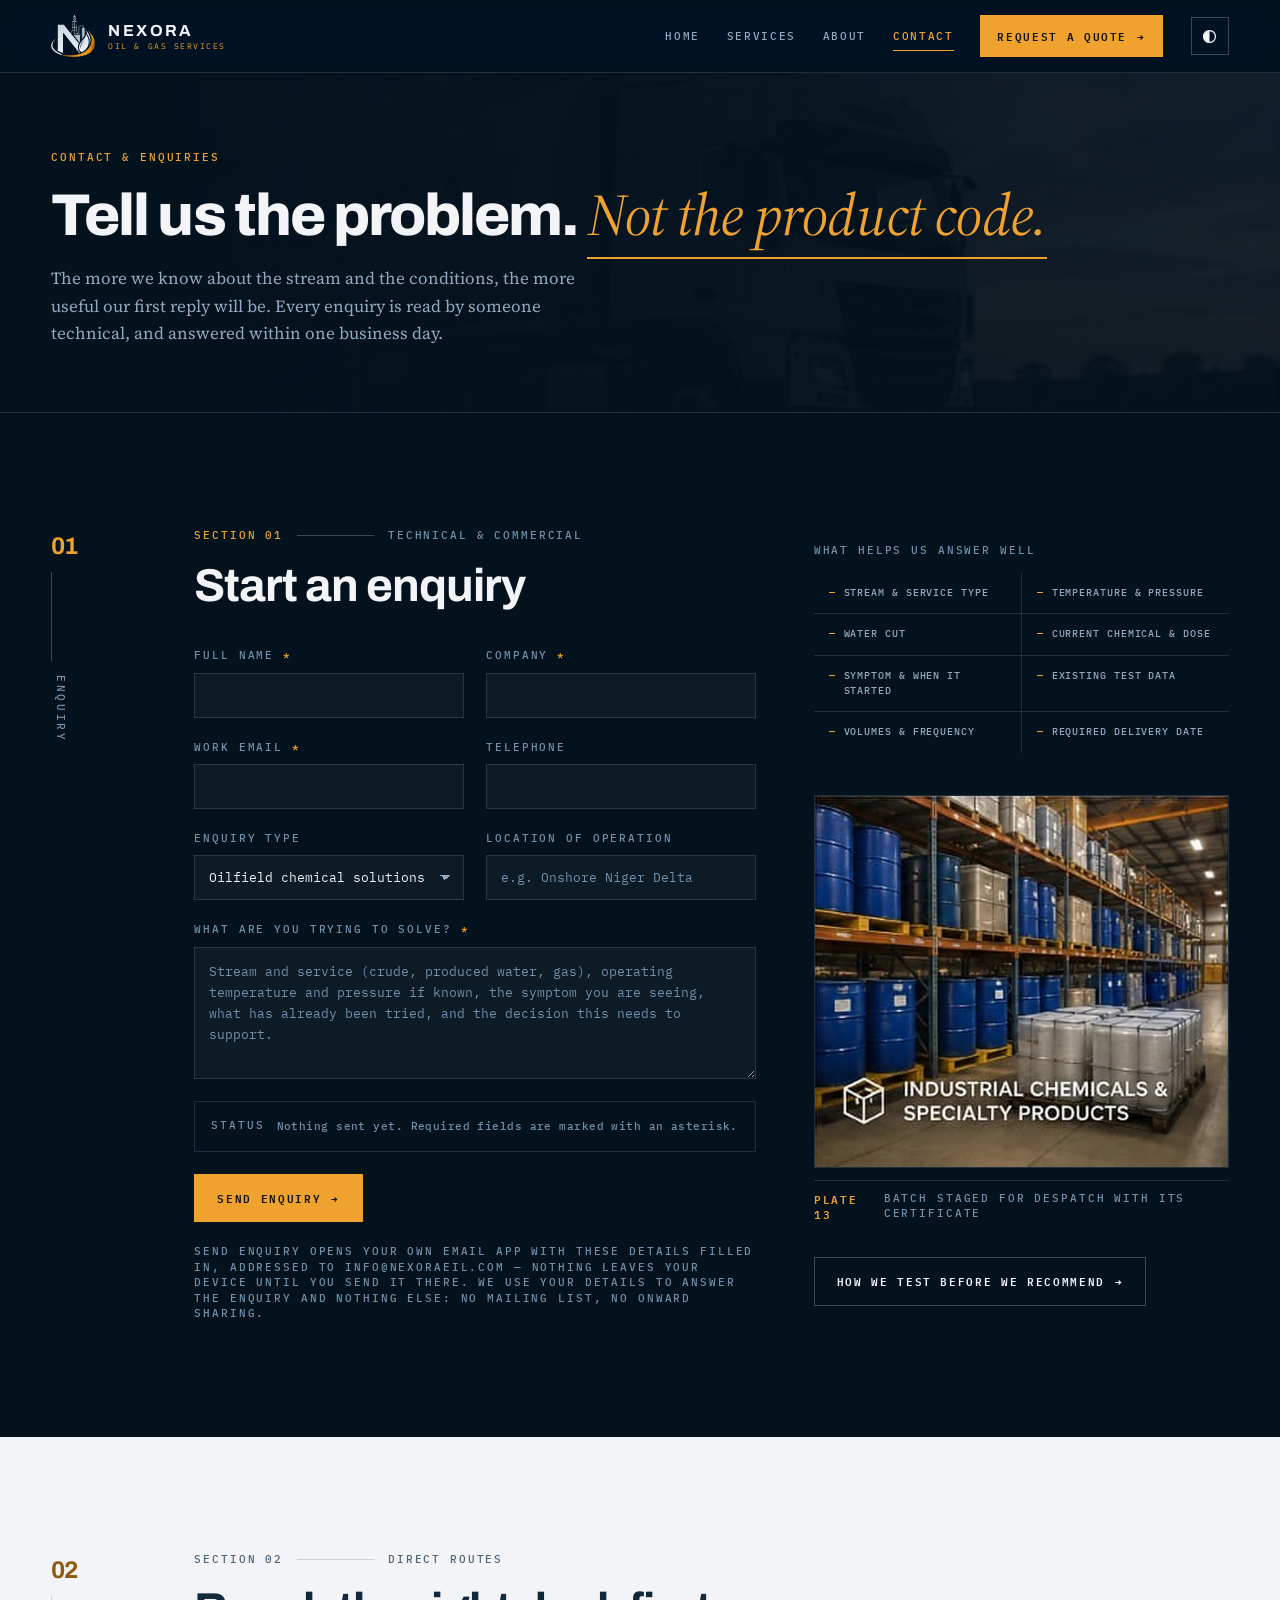
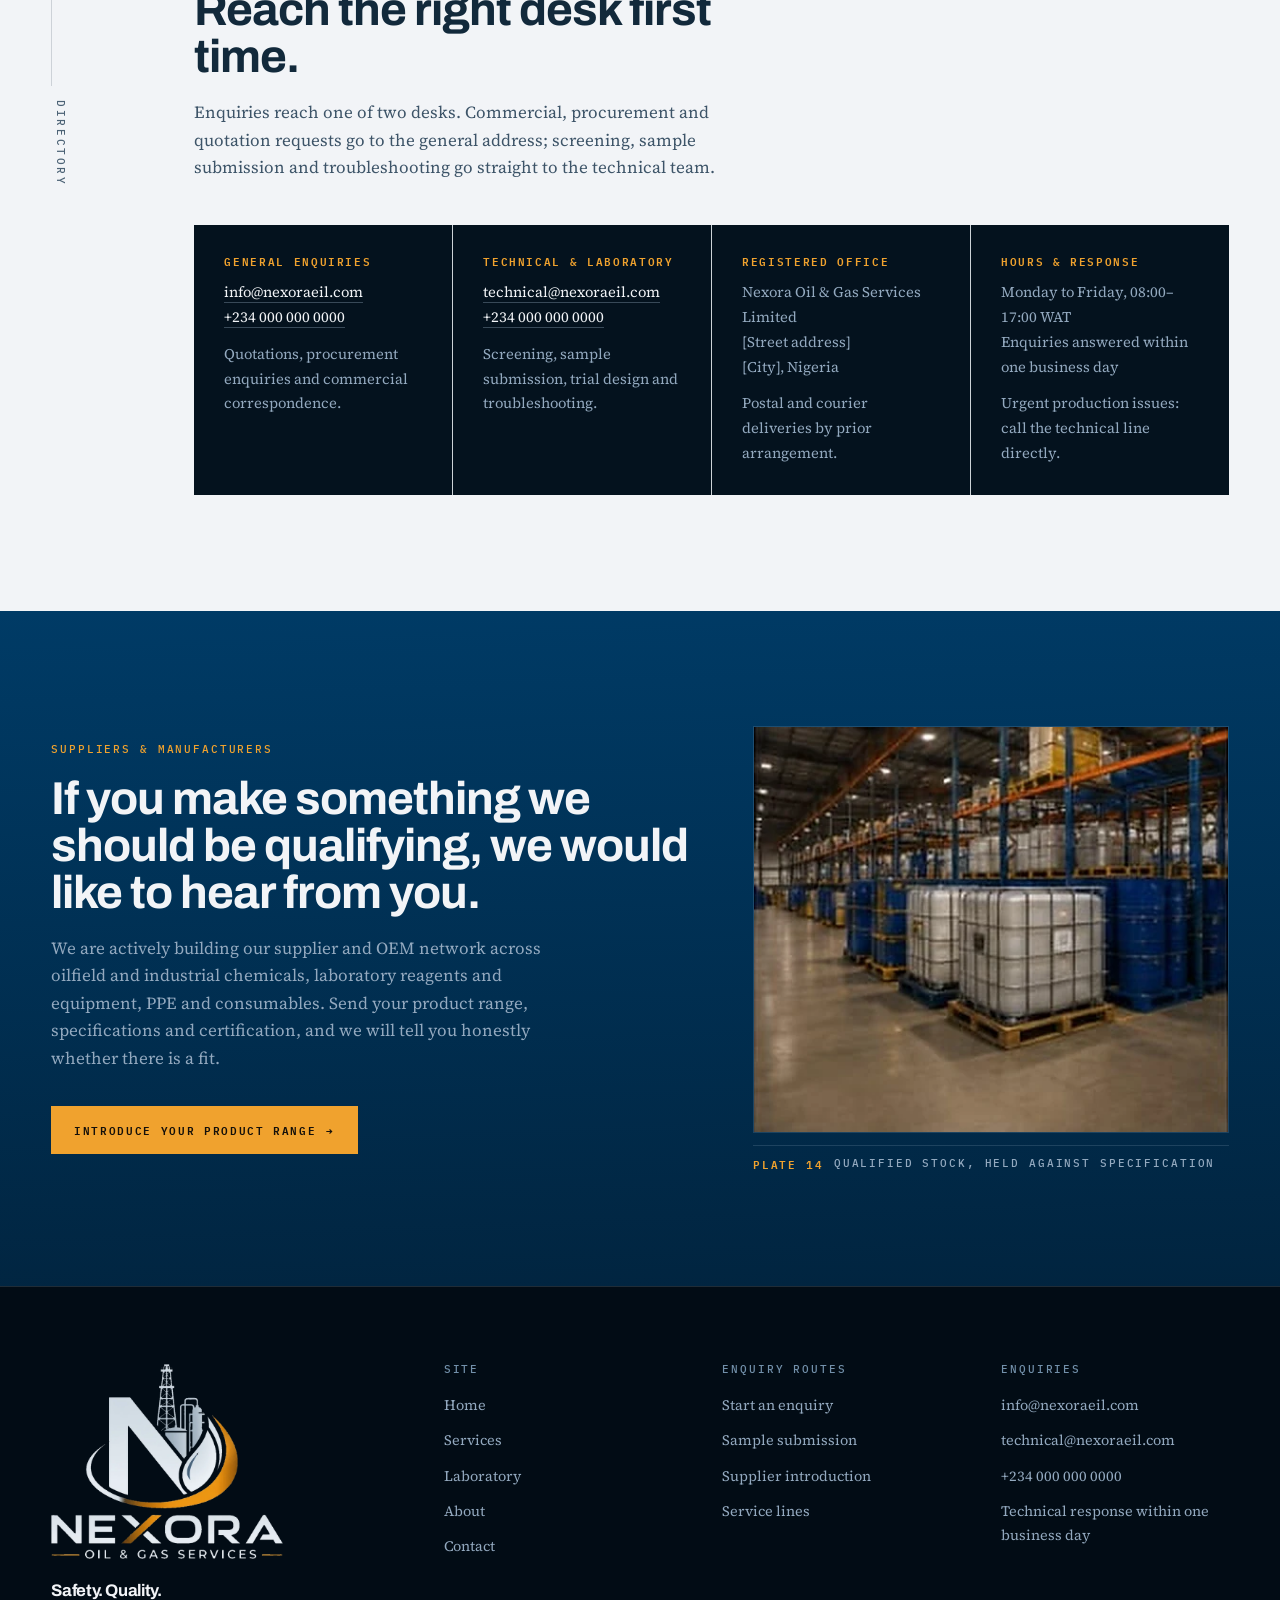
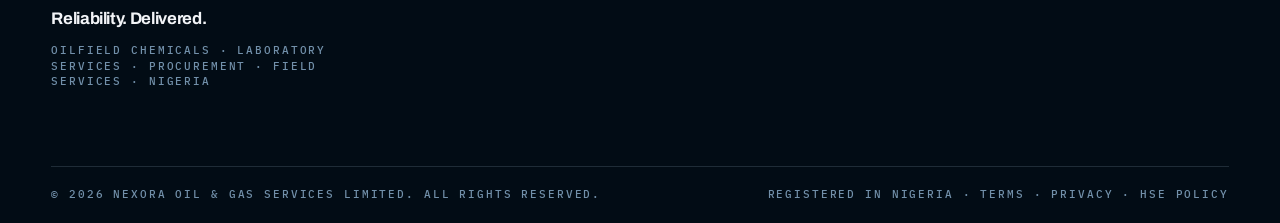
<file: contact.html>
<!DOCTYPE html>
<html lang="en">
<head>
<meta charset="utf-8">
<meta name="viewport" content="width=device-width, initial-scale=1">
<title>Contact &amp; Enquiries — Nexora Oil &amp; Gas Services Limited</title>
<meta name="description" content="Start a technical or commercial enquiry with Nexora Oil &amp; Gas Services Limited — oilfield chemicals, laboratory and analytical services, procurement, field services and industrial chemical supply.">
<meta name="theme-color" content="#04121e">
<link rel="canonical" href="https://nexoraeil.com/contact.html">
<meta property="og:site_name" content="Nexora Oil &amp; Gas Services Limited">
<meta property="og:locale" content="en_NG">
<meta property="og:type" content="website">
<meta property="og:url" content="https://nexoraeil.com/contact.html">
<meta property="og:title" content="Contact &amp; enquiries — Nexora Oil &amp; Gas Services Limited">
<meta property="og:description" content="Start a technical or commercial enquiry, or introduce a product range for evaluation.">
<meta property="og:image" content="https://nexoraeil.com/assets/img/og-nexora.jpg">
<meta property="og:image:width" content="1200">
<meta property="og:image:height" content="630">
<meta property="og:image:alt" content="The Nexora Oil &amp; Gas Services Limited logo on a dark navy ground.">
<meta name="twitter:card" content="summary_large_image">
<meta name="twitter:title" content="Contact &amp; enquiries — Nexora Oil &amp; Gas Services Limited">
<meta name="twitter:description" content="Start a technical or commercial enquiry, or introduce a product range for evaluation.">
<meta name="twitter:image" content="https://nexoraeil.com/assets/img/og-nexora.jpg">
<link rel="icon" href="assets/img/favicon.png?v=7" sizes="64x64">
<link rel="apple-touch-icon" href="assets/img/apple-touch-icon.png?v=7">
<link rel="preconnect" href="https://fonts.googleapis.com">
<link rel="preconnect" href="https://fonts.gstatic.com" crossorigin>
<link href="https://fonts.googleapis.com/css2?family=Archivo:wght@400;500;600;700;800&family=IBM+Plex+Mono:wght@400;500;600&family=Source+Serif+4:ital,opsz,wght@0,8..60,300..700;1,8..60,300..600&display=swap" rel="stylesheet">
<script>/* Theme is resolved before first paint so the page never flashes the wrong ground. */
(function(){try{var t=localStorage.getItem('nx-theme');if(t!=='light'&&t!=='dark')t='dark';document.documentElement.setAttribute('data-theme',t);}catch(e){document.documentElement.setAttribute('data-theme','dark');}})();</script>
<link rel="stylesheet" href="assets/css/nexora.css?v=7">
</head>
<body>
<a class="skip" href="#main">Skip to content</a>

<header class="masthead">
  <div class="shell masthead__in">
    <a class="brand" href="index.html" aria-label="Nexora Oil and Gas Services Limited — home">
      <span class="brand__logo" aria-hidden="true"></span>
      <span class="brand__word"><b>Nexora</b><i>Oil &amp; Gas Services</i></span>
    </a>
    <nav class="nav" id="primary-nav" aria-label="Primary">
      <a class="nav__link" data-nav="index.html" href="index.html">Home</a>
      <a class="nav__link" data-nav="services.html" href="services.html">Services</a>
      <a class="nav__link" data-nav="about.html" href="about.html">About</a>
      <a class="nav__link" data-nav="contact.html" href="contact.html">Contact</a>
      <a class="btn btn--flame btn--sm" href="contact.html">Request a quote <span class="btn__arw" aria-hidden="true">&rarr;</span></a>
    </nav>
    <div class="masthead__acts">
      <button class="themetoggle" data-theme-toggle type="button" title="Switch to light theme">
        <svg viewBox="0 0 16 16" aria-hidden="true" focusable="false"><circle cx="8" cy="8" r="6.35" fill="none" stroke="currentColor" stroke-width="1.3"/><path d="M8 1.65a6.35 6.35 0 0 0 0 12.7z" fill="currentColor"/></svg>
        <span class="sr" data-theme-label>Switch to light theme</span>
      </button>
      <button class="navtoggle" data-navtoggle aria-expanded="false" aria-controls="primary-nav">
        <span class="navtoggle__ic" aria-hidden="true"><i></i><i></i><i></i></span>
        <span data-navtoggle-label>Menu</span>
      </button>
    </div>
  </div>
</header>
<div class="navscrim" data-navscrim aria-hidden="true"></div>

<main id="main">

  <!-- ===================================================== PAGE HEAD === -->
  <section class="pagehead">
    <div class="pagehead__bg" style="background-image:url('assets/img/nexora-industrial-logistics.webp')" aria-hidden="true"></div>
    <div class="pagehead__veil" aria-hidden="true"></div>
    <div class="shell pagehead__in">
      <p class="mono mono--flame">Contact &amp; enquiries</p>
      <h1 class="pagehead__ttl">Tell us the problem. <em>Not the product code.</em></h1>
      <p class="lede">The more we know about the stream and the conditions, the more useful our first reply will be. Every enquiry is read by someone technical, and answered within one business day.</p>
    </div>
  </section>

  <!-- ================================================== 01 ENQUIRY === -->
  <section class="band">
    <div class="shell docgrid">
      <aside class="rail" aria-hidden="true">
        <span class="rail__code">01</span><span class="rail__line"></span><span class="rail__label">Enquiry</span>
      </aside>
      <div>
        <div class="split split--wide">

          <div class="rv">
            <header class="dochead">
              <p class="dochead__meta"><span class="mono mono--flame">Section 01</span><span class="bar"></span><span class="mono mono--mist">Technical &amp; commercial</span></p>
              <h2 class="dochead__title">Start an enquiry</h2>
            </header>

            <form class="form" data-form novalidate action="mailto:info@nexoraeil.com" method="post" enctype="text/plain" style="margin-top:clamp(26px,3vw,38px)">
              <div class="form__row">
                <label class="field">
                  <span class="mono">Full name <b aria-hidden="true">*</b></span>
                  <input type="text" name="name" autocomplete="name" required>
                </label>
                <label class="field">
                  <span class="mono">Company <b aria-hidden="true">*</b></span>
                  <input type="text" name="company" autocomplete="organization" required>
                </label>
              </div>

              <div class="form__row">
                <label class="field">
                  <span class="mono">Work email <b aria-hidden="true">*</b></span>
                  <input type="email" name="email" autocomplete="email" required>
                </label>
                <label class="field">
                  <span class="mono">Telephone</span>
                  <input type="tel" name="phone" autocomplete="tel">
                </label>
              </div>

              <div class="form__row">
                <label class="field">
                  <span class="mono">Enquiry type</span>
                  <select name="type">
                    <option>Oilfield chemical solutions</option>
                    <option>Laboratory &amp; analytical services</option>
                    <option>Procurement &amp; supply</option>
                    <option>Technical &amp; production chemical services</option>
                    <option>Field services &amp; chemical trials</option>
                    <option>Environmental &amp; water treatment</option>
                    <option>Industrial chemical solutions</option>
                    <option>Marine services</option>
                    <option>General enquiry</option>
                  </select>
                </label>
                <label class="field">
                  <span class="mono">Location of operation</span>
                  <input type="text" name="location" placeholder="e.g. Onshore Niger Delta">
                </label>
              </div>

              <label class="field">
                <span class="mono">What are you trying to solve? <b aria-hidden="true">*</b></span>
                <textarea name="brief" required placeholder="Stream and service (crude, produced water, gas), operating temperature and pressure if known, the symptom you are seeing, what has already been tried, and the decision this needs to support."></textarea>
              </label>

              <!-- The label stays put; only the second span is rewritten by the script. -->
              <p class="formnote">
                <span class="mono mono--mist">Status</span>
                <span class="mono mono--mist" data-formstatus role="status" aria-live="polite">Nothing sent yet. Required fields are marked with an asterisk.</span>
              </p>

              <div>
                <button class="btn btn--flame" type="submit">Send enquiry <span class="btn__arw" aria-hidden="true">&rarr;</span></button>
              </div>

              <p class="mono mono--mist">
                Send enquiry opens your own email app with these details filled in, addressed to
                <a href="mailto:info@nexoraeil.com">info@nexoraeil.com</a> &mdash; nothing leaves your device
                until you send it there. We use your details to answer the enquiry and nothing else:
                no mailing list, no onward sharing.
              </p>
            </form>
          </div>

          <div class="rv rv-d1">
            <p class="mono mono--mist">What helps us answer well</p>
            <ul class="speclist" style="margin-top:14px">
              <li>Stream &amp; service type</li>
              <li>Temperature &amp; pressure</li>
              <li>Water cut</li>
              <li>Current chemical &amp; dose</li>
              <li>Symptom &amp; when it started</li>
              <li>Existing test data</li>
              <li>Volumes &amp; frequency</li>
              <li>Required delivery date</li>
            </ul>

            <div class="plate plate--framed" style="margin-top:clamp(30px,3.4vw,42px)">
              <img src="assets/img/industrial-chemicals-specialty-products.webp" alt="Blue chemical drums and intermediate bulk containers racked in a warehouse." width="633" height="568" loading="lazy">
              <p class="plate__cap mono mono--mist"><b>Plate 13</b> Batch staged for despatch with its certificate</p>
            </div>

            <p style="margin-top:clamp(26px,3vw,36px)">
              <a class="btn btn--ghost" href="services.html#laboratory">How we test before we recommend <span class="btn__arw" aria-hidden="true">&rarr;</span></a>
            </p>
          </div>

        </div>
      </div>
    </div>
  </section>

  <!-- ================================================== 02 DIRECTORY === -->
  <section class="band band--paper">
    <div class="shell docgrid">
      <aside class="rail" aria-hidden="true">
        <span class="rail__code">02</span><span class="rail__line"></span><span class="rail__label">Directory</span>
      </aside>
      <div>
        <header class="dochead rv">
          <p class="dochead__meta"><span class="mono mono--mist">Section 02</span><span class="bar"></span><span class="mono mono--mist">Direct routes</span></p>
          <h2 class="dochead__title">Reach the right desk first time.</h2>
          <p class="lede">Enquiries reach one of two desks. Commercial, procurement and quotation requests go to the general address; screening, sample submission and troubleshooting go straight to the technical team.</p>
        </header>

        <div class="offices rv rv-d1" style="margin-top:clamp(28px,3.4vw,44px)">
          <div class="office">
            <h3>General enquiries</h3>
            <p><a href="mailto:info@nexoraeil.com">info@nexoraeil.com</a><br>
            <a href="tel:+2340000000000">+234 000 000 0000</a></p>
            <p style="margin-top:12px">Quotations, procurement enquiries and commercial correspondence.</p>
          </div>
          <div class="office">
            <h3>Technical &amp; laboratory</h3>
            <p><a href="mailto:technical@nexoraeil.com">technical@nexoraeil.com</a><br>
            <a href="tel:+2340000000000">+234 000 000 0000</a></p>
            <p style="margin-top:12px">Screening, sample submission, trial design and troubleshooting.</p>
          </div>
          <div class="office">
            <h3>Registered office</h3>
            <p>Nexora Oil &amp; Gas Services Limited<br>
            [Street address]<br>
            [City], Nigeria</p>
            <p style="margin-top:12px">Postal and courier deliveries by prior arrangement.</p>
          </div>
          <div class="office">
            <h3>Hours &amp; response</h3>
            <p>Monday to Friday, 08:00&ndash;17:00 WAT<br>
            Enquiries answered within one business day</p>
            <p style="margin-top:12px">Urgent production issues: call the technical line directly.</p>
          </div>
        </div>
      </div>
    </div>
  </section>

  <!-- ======================================================== SUPPLIERS === -->
  <section class="band band--navy">
    <div class="shell">
      <div class="split split--wide">
        <div class="rv">
          <p class="mono mono--flame">Suppliers &amp; manufacturers</p>
          <h2 class="dochead__title" style="margin-top:18px">If you make something we should be qualifying, we would like to hear from you.</h2>
          <p class="lede">We are actively building our supplier and OEM network across oilfield and industrial chemicals, laboratory reagents and equipment, PPE and consumables. Send your product range, specifications and certification, and we will tell you honestly whether there is a fit.</p>
          <p style="margin-top:clamp(24px,2.8vw,34px)">
            <a class="btn btn--flame" href="mailto:info@nexoraeil.com?subject=Supplier%20introduction">Introduce your product range <span class="btn__arw" aria-hidden="true">&rarr;</span></a>
          </p>
        </div>
        <div class="plate plate--framed rv rv-d1">
          <img src="assets/img/industrial-chemical-warehouse.webp" alt="Racked drums and containers in an industrial chemical warehouse." width="499" height="426" loading="lazy">
          <p class="plate__cap mono mono--mist"><b>Plate 14</b> Qualified stock, held against specification</p>
        </div>
      </div>
    </div>
  </section>

</main>

<footer class="foot">
  <div class="shell">
    <div class="foot__main">
      <div>
        <div class="lockup" role="img" aria-label="Nexora Oil &amp; Gas Services Limited"></div>
        <p class="foot__tag">Safety. Quality.<br>Reliability. Delivered.</p>
        <p class="mono mono--mist">Oilfield chemicals · Laboratory services · Procurement · Field services · Nigeria</p>
      </div>
      <div>
        <h4>Site</h4>
        <ul class="foot__list">
          <li><a href="index.html">Home</a></li>
          <li><a href="services.html">Services</a></li>
          <li><a href="services.html#laboratory">Laboratory</a></li>
          <li><a href="about.html">About</a></li>
          <li><a href="contact.html">Contact</a></li>
        </ul>
      </div>
      <div>
        <h4>Enquiry routes</h4>
        <ul class="foot__list">
          <li><a href="contact.html#main">Start an enquiry</a></li>
          <li><a href="contact.html#main">Sample submission</a></li>
          <li><a href="mailto:info@nexoraeil.com?subject=Supplier%20introduction">Supplier introduction</a></li>
          <li><a href="services.html">Service lines</a></li>
        </ul>
      </div>
      <div>
        <h4>Enquiries</h4>
        <ul class="foot__list">
          <li><a href="mailto:info@nexoraeil.com">info@nexoraeil.com</a></li>
          <li><a href="mailto:technical@nexoraeil.com">technical@nexoraeil.com</a></li>
          <li><a href="tel:+2340000000000">+234 000 000 0000</a></li>
          <li>Technical response within one business day</li>
        </ul>
      </div>
    </div>
    <div class="foot__base">
      <p class="mono mono--mist">&copy; <span data-year>2026</span> Nexora Oil &amp; Gas Services Limited. All rights reserved.</p>
      <p class="mono mono--mist">Registered in Nigeria · Terms · Privacy · HSE policy</p>
    </div>
  </div>
</footer>

<script src="assets/js/nexora.js?v=7"></script>
</body>
</html>
</file>
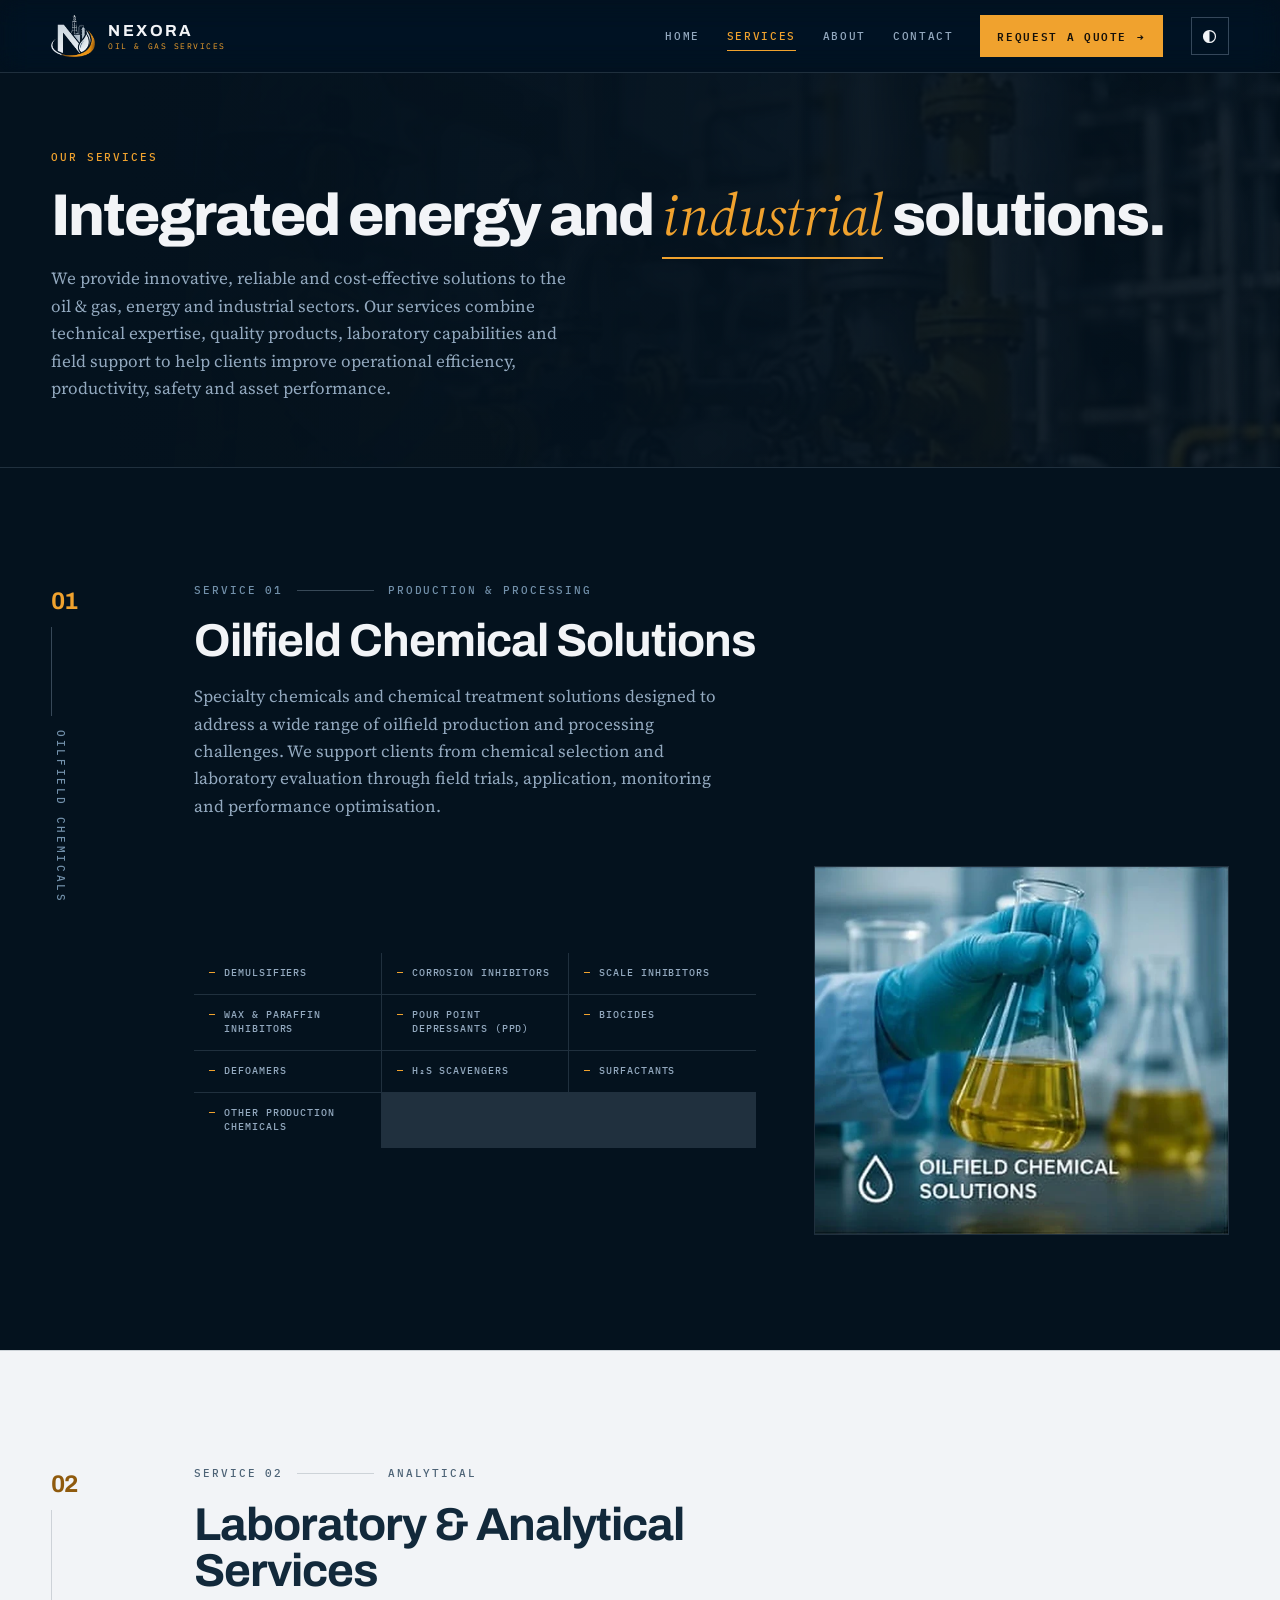
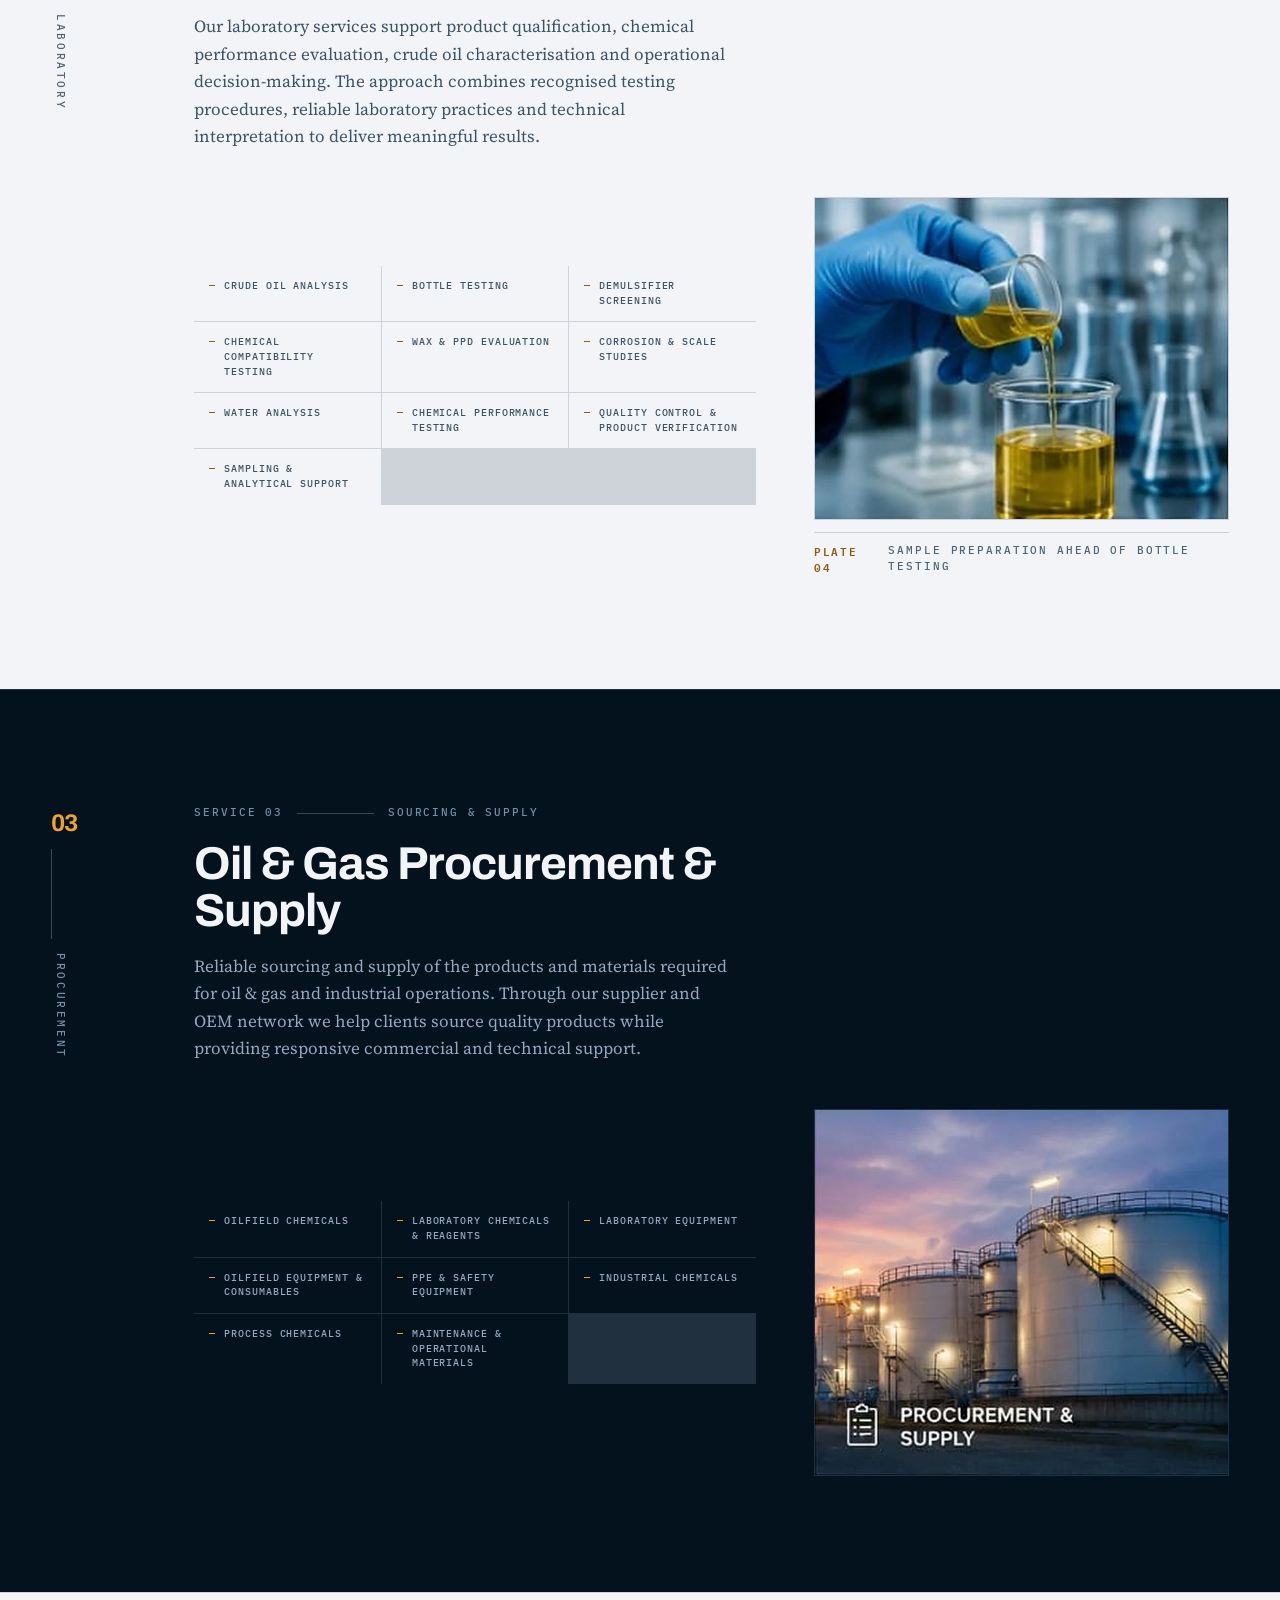
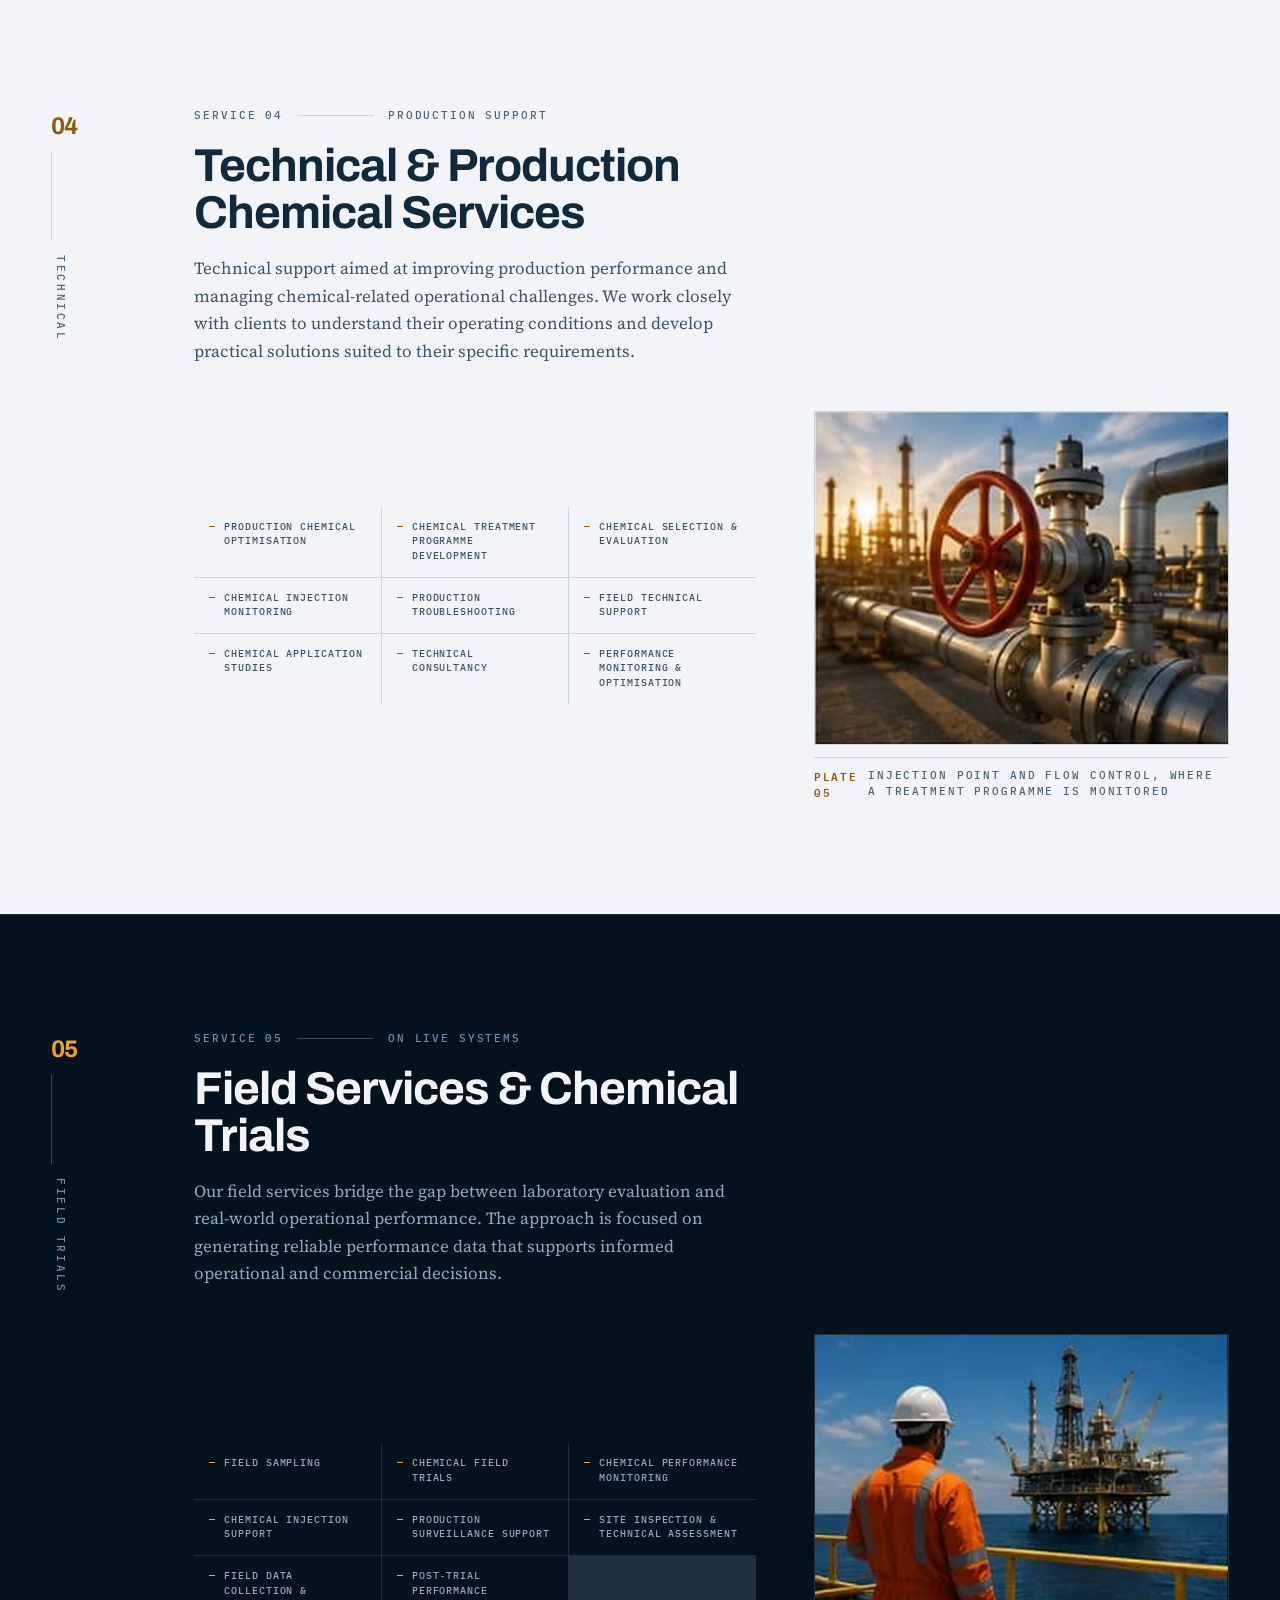
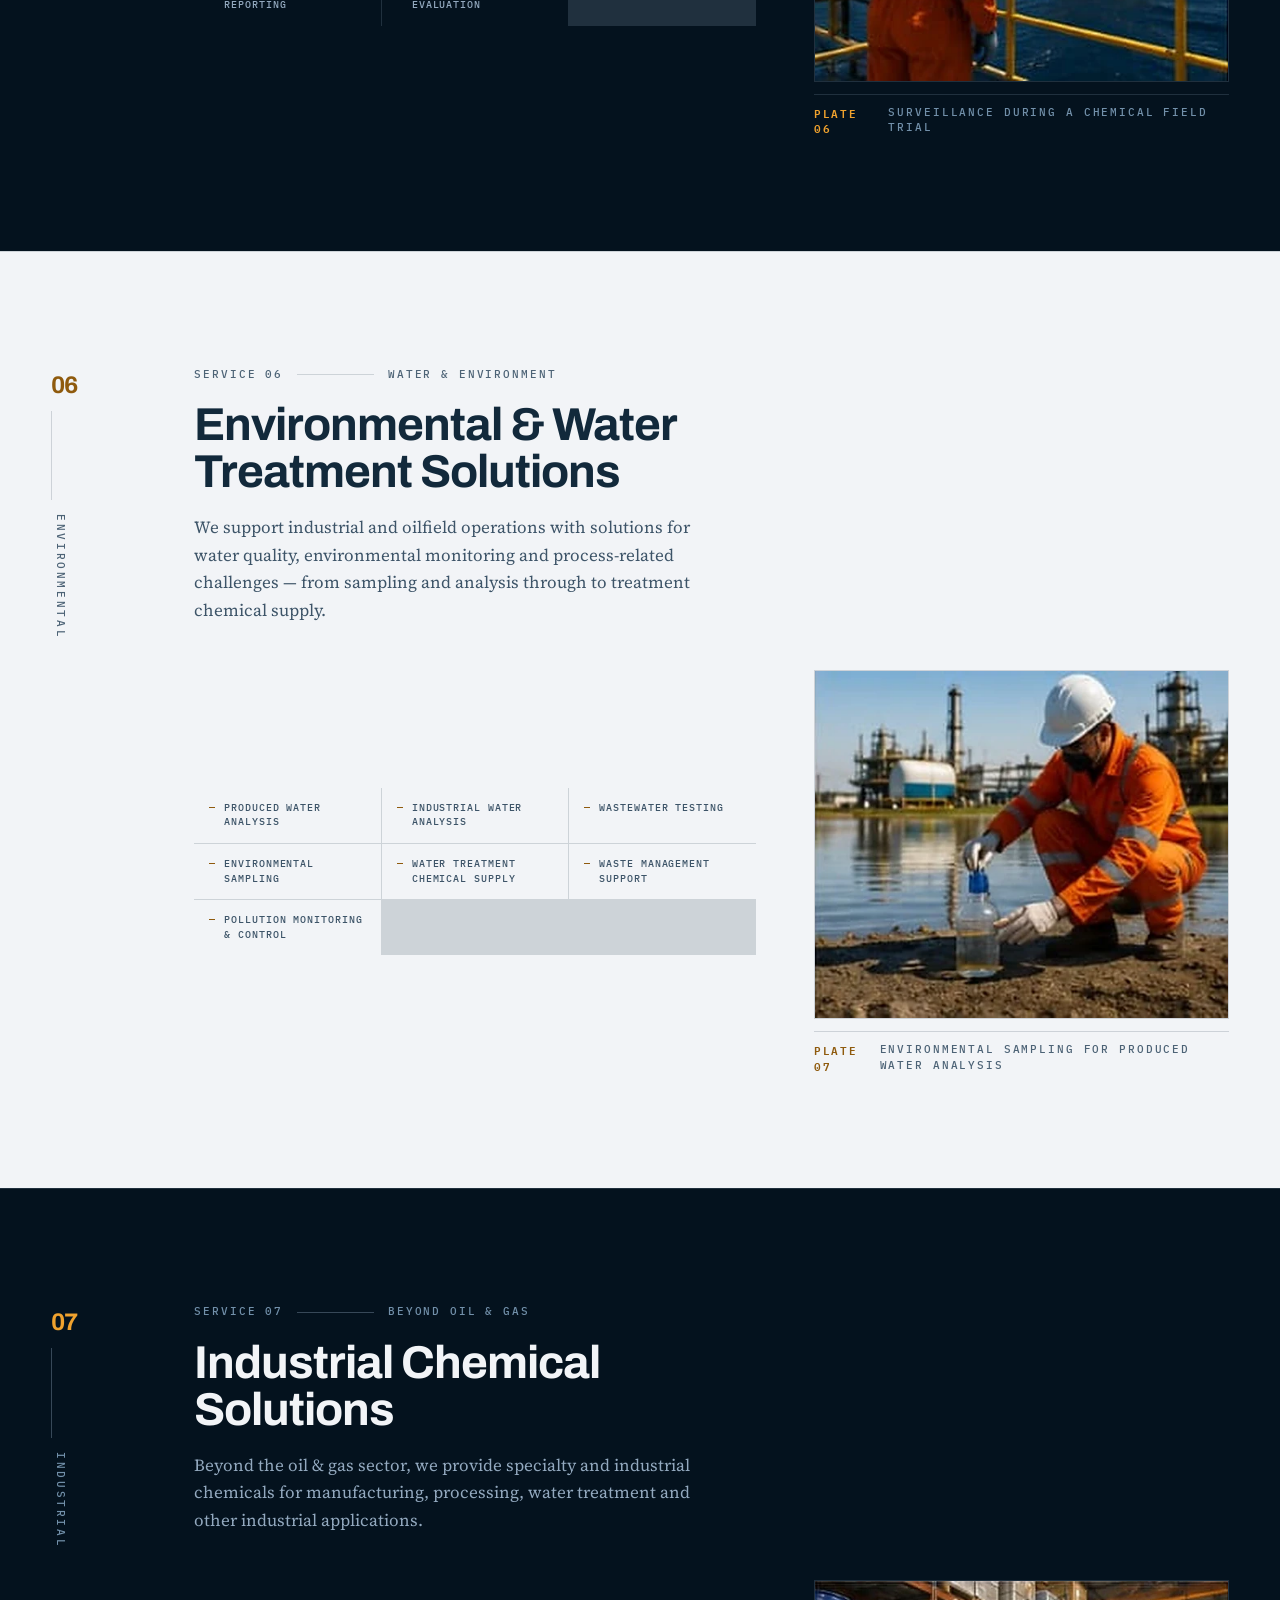
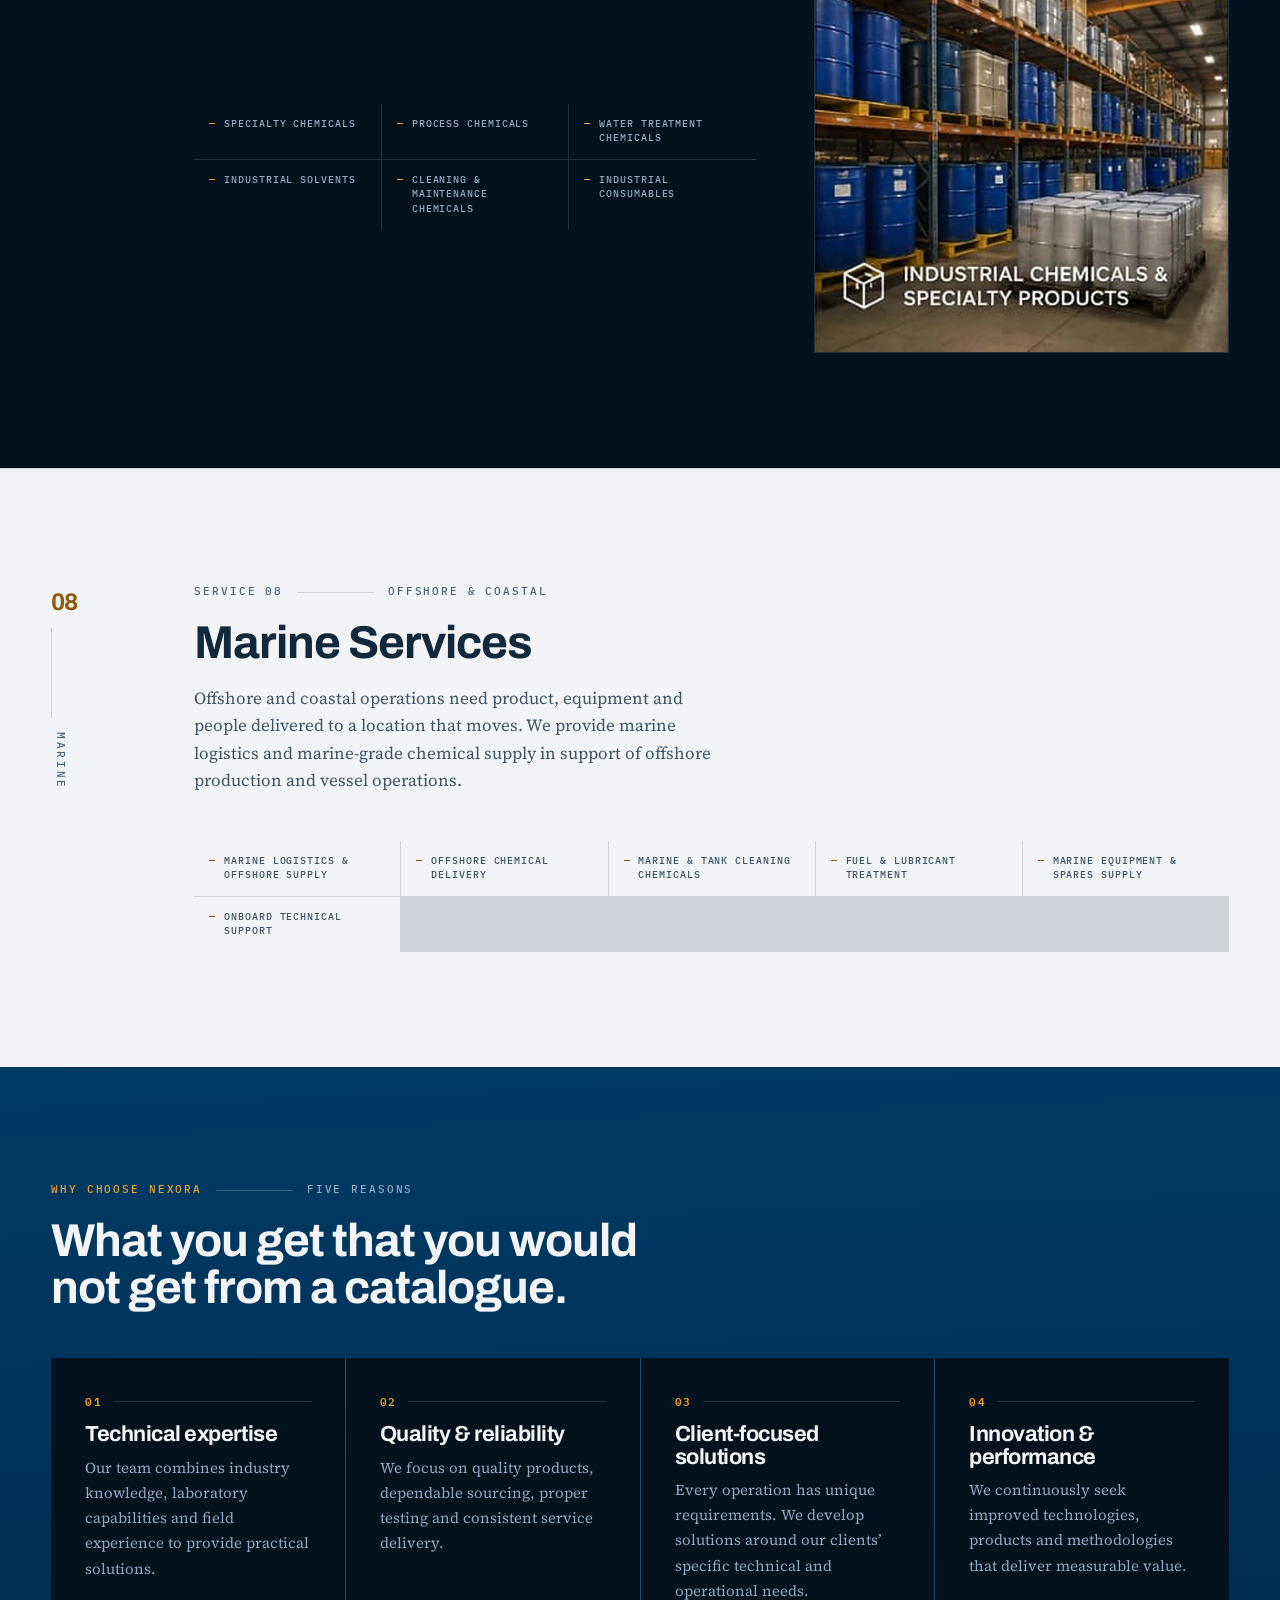
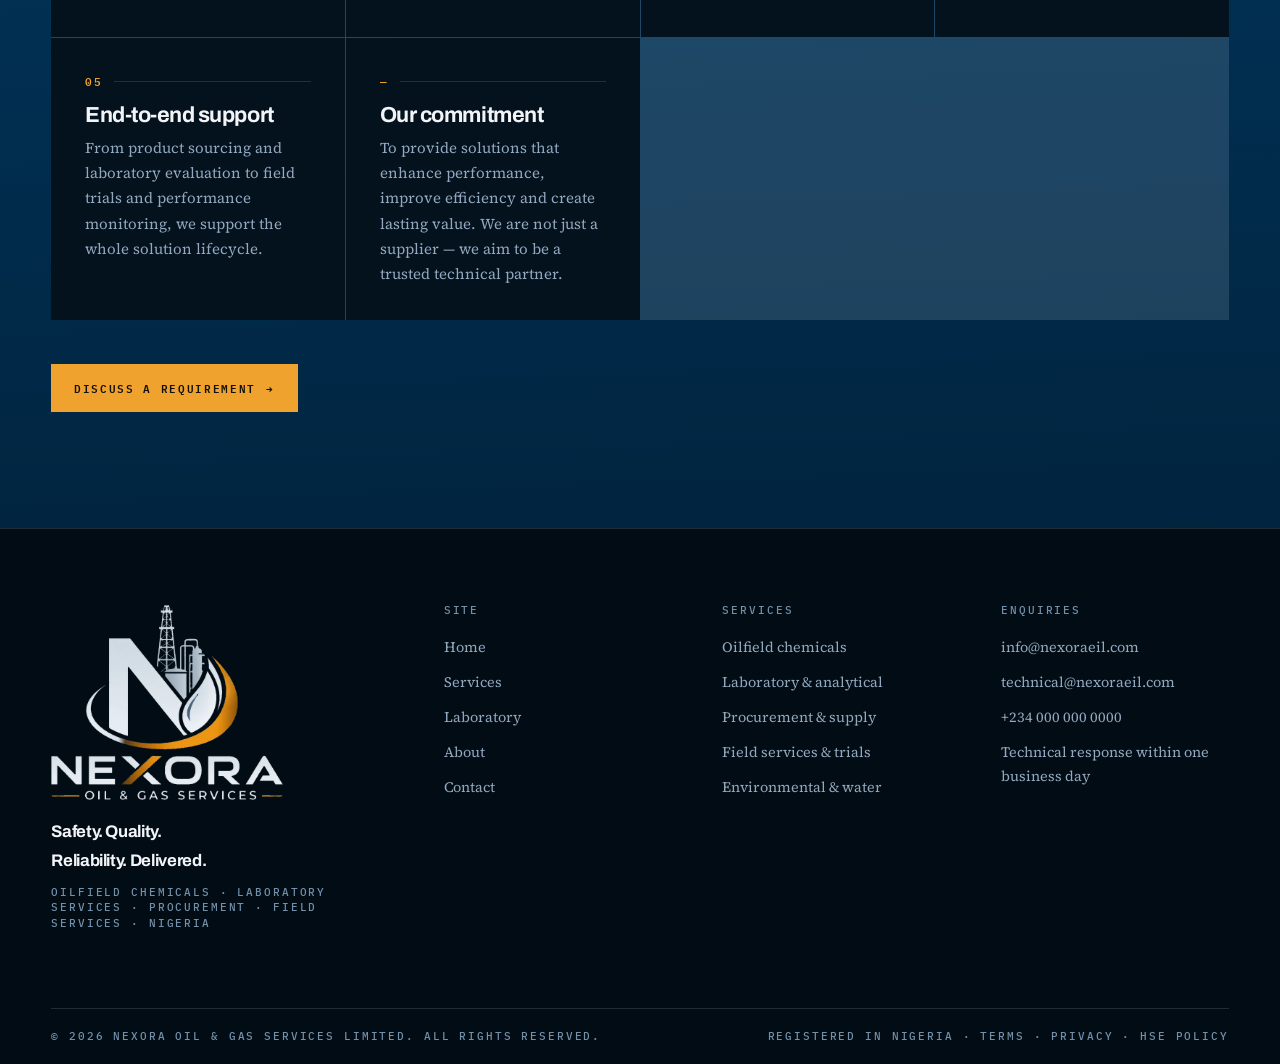
<file: services.html>
<!DOCTYPE html>
<html lang="en">
<head>
<meta charset="utf-8">
<meta name="viewport" content="width=device-width, initial-scale=1">
<title>Services — Nexora Oil &amp; Gas Services Limited</title>
<meta name="description" content="Eight integrated service lines: oilfield chemical solutions, laboratory and analytical services, procurement and supply, technical and production chemical services, field services and chemical trials, environmental and water treatment, and industrial chemical solutions.">
<meta name="theme-color" content="#04121e">
<link rel="canonical" href="https://nexoraeil.com/services.html">
<meta property="og:site_name" content="Nexora Oil &amp; Gas Services Limited">
<meta property="og:locale" content="en_NG">
<meta property="og:type" content="website">
<meta property="og:url" content="https://nexoraeil.com/services.html">
<meta property="og:title" content="Our services — Nexora Oil &amp; Gas Services Limited">
<meta property="og:description" content="Eight service lines, from oilfield chemicals and laboratory analysis to procurement, field trials, environmental treatment and marine support.">
<meta property="og:image" content="https://nexoraeil.com/assets/img/og-nexora.jpg">
<meta property="og:image:width" content="1200">
<meta property="og:image:height" content="630">
<meta property="og:image:alt" content="The Nexora Oil &amp; Gas Services Limited logo on a dark navy ground.">
<meta name="twitter:card" content="summary_large_image">
<meta name="twitter:title" content="Our services — Nexora Oil &amp; Gas Services Limited">
<meta name="twitter:description" content="Eight service lines, from oilfield chemicals and laboratory analysis to procurement, field trials, environmental treatment and marine support.">
<meta name="twitter:image" content="https://nexoraeil.com/assets/img/og-nexora.jpg">
<link rel="icon" href="assets/img/favicon.png?v=7" sizes="64x64">
<link rel="apple-touch-icon" href="assets/img/apple-touch-icon.png?v=7">
<link rel="preconnect" href="https://fonts.googleapis.com">
<link rel="preconnect" href="https://fonts.gstatic.com" crossorigin>
<link href="https://fonts.googleapis.com/css2?family=Archivo:wght@400;500;600;700;800&family=IBM+Plex+Mono:wght@400;500;600&family=Source+Serif+4:ital,opsz,wght@0,8..60,300..700;1,8..60,300..600&display=swap" rel="stylesheet">
<script>/* Theme is resolved before first paint so the page never flashes the wrong ground. */
(function(){try{var t=localStorage.getItem('nx-theme');if(t!=='light'&&t!=='dark')t='dark';document.documentElement.setAttribute('data-theme',t);}catch(e){document.documentElement.setAttribute('data-theme','dark');}})();</script>
<link rel="stylesheet" href="assets/css/nexora.css?v=7">
</head>
<body>
<a class="skip" href="#main">Skip to content</a>

<header class="masthead">
  <div class="shell masthead__in">
    <a class="brand" href="index.html" aria-label="Nexora Oil and Gas Services Limited — home">
      <span class="brand__logo" aria-hidden="true"></span>
      <span class="brand__word"><b>Nexora</b><i>Oil &amp; Gas Services</i></span>
    </a>
    <nav class="nav" id="primary-nav" aria-label="Primary">
      <a class="nav__link" data-nav="index.html" href="index.html">Home</a>
      <a class="nav__link" data-nav="services.html" href="services.html">Services</a>
      <a class="nav__link" data-nav="about.html" href="about.html">About</a>
      <a class="nav__link" data-nav="contact.html" href="contact.html">Contact</a>
      <a class="btn btn--flame btn--sm" href="contact.html">Request a quote <span class="btn__arw" aria-hidden="true">&rarr;</span></a>
    </nav>
    <div class="masthead__acts">
      <button class="themetoggle" data-theme-toggle type="button" title="Switch to light theme">
        <svg viewBox="0 0 16 16" aria-hidden="true" focusable="false"><circle cx="8" cy="8" r="6.35" fill="none" stroke="currentColor" stroke-width="1.3"/><path d="M8 1.65a6.35 6.35 0 0 0 0 12.7z" fill="currentColor"/></svg>
        <span class="sr" data-theme-label>Switch to light theme</span>
      </button>
      <button class="navtoggle" data-navtoggle aria-expanded="false" aria-controls="primary-nav">
        <span class="navtoggle__ic" aria-hidden="true"><i></i><i></i><i></i></span>
        <span data-navtoggle-label>Menu</span>
      </button>
    </div>
  </div>
</header>
<div class="navscrim" data-navscrim aria-hidden="true"></div>

<main id="main">

  <!-- ===================================================== PAGE HEAD === -->
  <section class="pagehead">
    <!-- Page-head backdrops use the natively wide plates (852x342) — they carry
         the least detail per pixel, so they survive full-bleed stretching. -->
    <div class="pagehead__bg" style="background-image:url('assets/img/industrial-field-services.webp')" aria-hidden="true"></div>
    <div class="pagehead__veil" aria-hidden="true"></div>
    <div class="shell pagehead__in">
      <p class="mono mono--flame">Our services</p>
      <h1 class="pagehead__ttl">Integrated energy and <em>industrial</em> solutions.</h1>
      <p class="lede">We provide innovative, reliable and cost&#8209;effective solutions to the oil&nbsp;&amp;&nbsp;gas, energy and industrial sectors. Our services combine technical expertise, quality products, laboratory capabilities and field support to help clients improve operational efficiency, productivity, safety and asset performance.</p>
    </div>
  </section>

  <!-- ============================================== 01 OILFIELD CHEMS === -->
  <section class="band svc" id="oilfield-chemicals">
    <div class="shell docgrid">
      <aside class="rail" aria-hidden="true">
        <span class="rail__code">01</span><span class="rail__line"></span><span class="rail__label">Oilfield chemicals</span>
      </aside>
      <div>
        <header class="dochead rv">
          <p class="dochead__meta"><span class="mono mono--mist">Service 01</span><span class="bar"></span><span class="mono mono--mist">Production &amp; processing</span></p>
          <h2 class="dochead__title">Oilfield Chemical Solutions</h2>
          <p class="lede">Specialty chemicals and chemical treatment solutions designed to address a wide range of oilfield production and processing challenges. We support clients from chemical selection and laboratory evaluation through field trials, application, monitoring and performance optimisation.</p>
        </header>
        <div class="split split--wide rv rv-d1" style="margin-top:clamp(30px,3.6vw,48px)">
          <ul class="speclist">
            <li>Demulsifiers</li><li>Corrosion inhibitors</li><li>Scale inhibitors</li>
            <li>Wax &amp; paraffin inhibitors</li><li>Pour point depressants (PPD)</li><li>Biocides</li>
            <li>Defoamers</li><li>H&#8322;S scavengers</li><li>Surfactants</li>
            <li>Other production chemicals</li>
          </ul>
          <div class="plate plate--framed">
            <img src="assets/img/oilfield-chemical-solutions.webp" alt="Oilfield chemical solutions: a gloved hand holding a flask of treated crude in the laboratory." width="634" height="562" loading="lazy">
          </div>
        </div>
      </div>
    </div>
  </section>

  <!-- ================================================= 02 LABORATORY === -->
  <section class="band band--paper svc" id="laboratory">
    <div class="shell docgrid">
      <aside class="rail" aria-hidden="true">
        <span class="rail__code">02</span><span class="rail__line"></span><span class="rail__label">Laboratory</span>
      </aside>
      <div>
        <header class="dochead rv">
          <p class="dochead__meta"><span class="mono mono--mist">Service 02</span><span class="bar"></span><span class="mono mono--mist">Analytical</span></p>
          <h2 class="dochead__title">Laboratory &amp; Analytical Services</h2>
          <p class="lede">Our laboratory services support product qualification, chemical performance evaluation, crude oil characterisation and operational decision&#8209;making. The approach combines recognised testing procedures, reliable laboratory practices and technical interpretation to deliver meaningful results.</p>
        </header>
        <div class="split split--wide rv rv-d1" style="margin-top:clamp(30px,3.6vw,48px)">
          <ul class="speclist">
            <li>Crude oil analysis</li><li>Bottle testing</li><li>Demulsifier screening</li>
            <li>Chemical compatibility testing</li><li>Wax &amp; PPD evaluation</li><li>Corrosion &amp; scale studies</li>
            <li>Water analysis</li><li>Chemical performance testing</li><li>Quality control &amp; product verification</li>
            <li>Sampling &amp; analytical support</li>
          </ul>
          <div class="plate plate--framed">
            <img src="assets/img/laboratory-chemical-testing.webp" alt="An analyst pouring a yellow oil sample into a graduated beaker beside conical flasks." width="509" height="396" loading="lazy">
            <p class="plate__cap mono mono--mist"><b>Plate 04</b> Sample preparation ahead of bottle testing</p>
          </div>
        </div>
      </div>
    </div>
  </section>

  <!-- ================================================ 03 PROCUREMENT === -->
  <section class="band svc" id="procurement">
    <div class="shell docgrid">
      <aside class="rail" aria-hidden="true">
        <span class="rail__code">03</span><span class="rail__line"></span><span class="rail__label">Procurement</span>
      </aside>
      <div>
        <header class="dochead rv">
          <p class="dochead__meta"><span class="mono mono--mist">Service 03</span><span class="bar"></span><span class="mono mono--mist">Sourcing &amp; supply</span></p>
          <h2 class="dochead__title">Oil &amp; Gas Procurement &amp; Supply</h2>
          <p class="lede">Reliable sourcing and supply of the products and materials required for oil&nbsp;&amp;&nbsp;gas and industrial operations. Through our supplier and OEM network we help clients source quality products while providing responsive commercial and technical support.</p>
        </header>
        <div class="split split--wide rv rv-d1" style="margin-top:clamp(30px,3.6vw,48px)">
          <ul class="speclist">
            <li>Oilfield chemicals</li><li>Laboratory chemicals &amp; reagents</li><li>Laboratory equipment</li>
            <li>Oilfield equipment &amp; consumables</li><li>PPE &amp; safety equipment</li><li>Industrial chemicals</li>
            <li>Process chemicals</li><li>Maintenance &amp; operational materials</li>
          </ul>
          <div class="plate plate--framed">
            <img src="assets/img/procurement-supply.webp" alt="Procurement and supply: bulk storage tanks lit at dusk." width="636" height="563" loading="lazy">
          </div>
        </div>
      </div>
    </div>
  </section>

  <!-- ================================================== 04 TECHNICAL === -->
  <section class="band band--paper svc" id="technical">
    <div class="shell docgrid">
      <aside class="rail" aria-hidden="true">
        <span class="rail__code">04</span><span class="rail__line"></span><span class="rail__label">Technical</span>
      </aside>
      <div>
        <header class="dochead rv">
          <p class="dochead__meta"><span class="mono mono--mist">Service 04</span><span class="bar"></span><span class="mono mono--mist">Production support</span></p>
          <h2 class="dochead__title">Technical &amp; Production Chemical Services</h2>
          <p class="lede">Technical support aimed at improving production performance and managing chemical&#8209;related operational challenges. We work closely with clients to understand their operating conditions and develop practical solutions suited to their specific requirements.</p>
        </header>
        <div class="split split--wide rv rv-d1" style="margin-top:clamp(30px,3.6vw,48px)">
          <ul class="speclist">
            <li>Production chemical optimisation</li><li>Chemical treatment programme development</li><li>Chemical selection &amp; evaluation</li>
            <li>Chemical injection monitoring</li><li>Production troubleshooting</li><li>Field technical support</li>
            <li>Chemical application studies</li><li>Technical consultancy</li><li>Performance monitoring &amp; optimisation</li>
          </ul>
          <div class="plate plate--framed">
            <img src="assets/img/industrial-pipeline-valves.webp" alt="Valve and flow&#8209;control manifold on a process line at a refinery." width="495" height="398" loading="lazy">
            <p class="plate__cap mono mono--mist"><b>Plate 05</b> Injection point and flow control, where a treatment programme is monitored</p>
          </div>
        </div>
      </div>
    </div>
  </section>

  <!-- ============================================= 05 FIELD SERVICES === -->
  <section class="band svc" id="field-services">
    <div class="shell docgrid">
      <aside class="rail" aria-hidden="true">
        <span class="rail__code">05</span><span class="rail__line"></span><span class="rail__label">Field trials</span>
      </aside>
      <div>
        <header class="dochead rv">
          <p class="dochead__meta"><span class="mono mono--mist">Service 05</span><span class="bar"></span><span class="mono mono--mist">On live systems</span></p>
          <h2 class="dochead__title">Field Services &amp; Chemical Trials</h2>
          <p class="lede">Our field services bridge the gap between laboratory evaluation and real&#8209;world operational performance. The approach is focused on generating reliable performance data that supports informed operational and commercial decisions.</p>
        </header>
        <div class="split split--wide rv rv-d1" style="margin-top:clamp(30px,3.6vw,48px)">
          <ul class="speclist">
            <li>Field sampling</li><li>Chemical field trials</li><li>Chemical performance monitoring</li>
            <li>Chemical injection support</li><li>Production surveillance support</li><li>Site inspection &amp; technical assessment</li>
            <li>Field data collection &amp; reporting</li><li>Post&#8209;trial performance evaluation</li>
          </ul>
          <div class="plate plate--framed">
            <img src="assets/img/offshore-field-engineer.webp" alt="A field engineer in orange coveralls on a walkway overlooking an offshore production platform." width="509" height="426" loading="lazy">
            <p class="plate__cap mono mono--mist"><b>Plate 06</b> Surveillance during a chemical field trial</p>
          </div>
        </div>
      </div>
    </div>
  </section>

  <!-- ============================================== 06 ENVIRONMENTAL === -->
  <section class="band band--paper svc" id="environmental">
    <div class="shell docgrid">
      <aside class="rail" aria-hidden="true">
        <span class="rail__code">06</span><span class="rail__line"></span><span class="rail__label">Environmental</span>
      </aside>
      <div>
        <header class="dochead rv">
          <p class="dochead__meta"><span class="mono mono--mist">Service 06</span><span class="bar"></span><span class="mono mono--mist">Water &amp; environment</span></p>
          <h2 class="dochead__title">Environmental &amp; Water Treatment Solutions</h2>
          <p class="lede">We support industrial and oilfield operations with solutions for water quality, environmental monitoring and process&#8209;related challenges &mdash; from sampling and analysis through to treatment chemical supply.</p>
        </header>
        <div class="split split--wide rv rv-d1" style="margin-top:clamp(30px,3.6vw,48px)">
          <ul class="speclist">
            <li>Produced water analysis</li><li>Industrial water analysis</li><li>Wastewater testing</li>
            <li>Environmental sampling</li><li>Water treatment chemical supply</li><li>Waste management support</li>
            <li>Pollution monitoring &amp; control</li>
          </ul>
          <div class="plate plate--framed">
            <img src="assets/img/environmental-field-testing.webp" alt="A technician in orange coveralls collecting a water sample into a glass bottle at a shoreline near a plant." width="507" height="426" loading="lazy">
            <p class="plate__cap mono mono--mist"><b>Plate 07</b> Environmental sampling for produced water analysis</p>
          </div>
        </div>
      </div>
    </div>
  </section>

  <!-- ========================================= 07 INDUSTRIAL CHEMS ==== -->
  <section class="band svc" id="industrial-chemicals">
    <div class="shell docgrid">
      <aside class="rail" aria-hidden="true">
        <span class="rail__code">07</span><span class="rail__line"></span><span class="rail__label">Industrial</span>
      </aside>
      <div>
        <header class="dochead rv">
          <p class="dochead__meta"><span class="mono mono--mist">Service 07</span><span class="bar"></span><span class="mono mono--mist">Beyond oil &amp; gas</span></p>
          <h2 class="dochead__title">Industrial Chemical Solutions</h2>
          <p class="lede">Beyond the oil&nbsp;&amp;&nbsp;gas sector, we provide specialty and industrial chemicals for manufacturing, processing, water treatment and other industrial applications.</p>
        </header>
        <div class="split split--wide rv rv-d1" style="margin-top:clamp(30px,3.6vw,48px)">
          <ul class="speclist">
            <li>Specialty chemicals</li><li>Process chemicals</li><li>Water treatment chemicals</li>
            <li>Industrial solvents</li><li>Cleaning &amp; maintenance chemicals</li><li>Industrial consumables</li>
          </ul>
          <div class="plate plate--framed">
            <img src="assets/img/industrial-chemicals-specialty-products.webp" alt="Industrial chemicals and specialty products: drums and intermediate bulk containers racked in a warehouse." width="633" height="568" loading="lazy">
          </div>
        </div>
      </div>
    </div>
  </section>

  <!-- ==================================================== 08 MARINE ===
       No photograph in the image pack for this line, so it runs as a
       full-width spec grid rather than borrowing an unrelated shot. -->
  <section class="band band--paper svc" id="marine">
    <div class="shell docgrid">
      <aside class="rail" aria-hidden="true">
        <span class="rail__code">08</span><span class="rail__line"></span><span class="rail__label">Marine</span>
      </aside>
      <div>
        <header class="dochead rv">
          <p class="dochead__meta"><span class="mono mono--mist">Service 08</span><span class="bar"></span><span class="mono mono--mist">Offshore &amp; coastal</span></p>
          <h2 class="dochead__title">Marine Services</h2>
          <p class="lede">Offshore and coastal operations need product, equipment and people delivered to a location that moves. We provide marine logistics and marine&#8209;grade chemical supply in support of offshore production and vessel operations.</p>
        </header>
        <ul class="speclist rv rv-d1" style="margin-top:clamp(30px,3.6vw,48px)">
          <li>Marine logistics &amp; offshore supply</li><li>Offshore chemical delivery</li>
          <li>Marine &amp; tank cleaning chemicals</li><li>Fuel &amp; lubricant treatment</li>
          <li>Marine equipment &amp; spares supply</li><li>Onboard technical support</li>
        </ul>
      </div>
    </div>
  </section>

  <!-- ===================================================== WHY NEXORA === -->
  <section class="band band--navy">
    <div class="shell">
      <header class="dochead rv" style="margin-bottom:clamp(30px,3.6vw,46px)">
        <p class="dochead__meta"><span class="mono mono--flame">Why choose Nexora</span><span class="bar"></span><span class="mono mono--mist">Five reasons</span></p>
        <h2 class="dochead__title">What you get that you would not get from a catalogue.</h2>
      </header>

      <div class="grid3 rv rv-d1">
        <div class="cell">
          <p class="cell__k"><b>01</b><i aria-hidden="true"></i></p>
          <h3>Technical expertise</h3>
          <p>Our team combines industry knowledge, laboratory capabilities and field experience to provide practical solutions.</p>
        </div>
        <div class="cell">
          <p class="cell__k"><b>02</b><i aria-hidden="true"></i></p>
          <h3>Quality &amp; reliability</h3>
          <p>We focus on quality products, dependable sourcing, proper testing and consistent service delivery.</p>
        </div>
        <div class="cell">
          <p class="cell__k"><b>03</b><i aria-hidden="true"></i></p>
          <h3>Client&#8209;focused solutions</h3>
          <p>Every operation has unique requirements. We develop solutions around our clients&rsquo; specific technical and operational needs.</p>
        </div>
        <div class="cell">
          <p class="cell__k"><b>04</b><i aria-hidden="true"></i></p>
          <h3>Innovation &amp; performance</h3>
          <p>We continuously seek improved technologies, products and methodologies that deliver measurable value.</p>
        </div>
        <div class="cell">
          <p class="cell__k"><b>05</b><i aria-hidden="true"></i></p>
          <h3>End&#8209;to&#8209;end support</h3>
          <p>From product sourcing and laboratory evaluation to field trials and performance monitoring, we support the whole solution lifecycle.</p>
        </div>
        <div class="cell">
          <p class="cell__k"><b>&mdash;</b><i aria-hidden="true"></i></p>
          <h3>Our commitment</h3>
          <p>To provide solutions that enhance performance, improve efficiency and create lasting value. We are not just a supplier &mdash; we aim to be a trusted technical partner.</p>
        </div>
      </div>

      <p style="margin-top:clamp(30px,3.4vw,44px)">
        <a class="btn btn--flame" href="contact.html">Discuss a requirement <span class="btn__arw" aria-hidden="true">&rarr;</span></a>
      </p>
    </div>
  </section>

</main>

<footer class="foot">
  <div class="shell">
    <div class="foot__main">
      <div>
        <div class="lockup" role="img" aria-label="Nexora Oil &amp; Gas Services Limited"></div>
        <p class="foot__tag">Safety. Quality.<br>Reliability. Delivered.</p>
        <p class="mono mono--mist">Oilfield chemicals · Laboratory services · Procurement · Field services · Nigeria</p>
      </div>
      <div>
        <h4>Site</h4>
        <ul class="foot__list">
          <li><a href="index.html">Home</a></li>
          <li><a href="services.html">Services</a></li>
          <li><a href="services.html#laboratory">Laboratory</a></li>
          <li><a href="about.html">About</a></li>
          <li><a href="contact.html">Contact</a></li>
        </ul>
      </div>
      <div>
        <h4>Services</h4>
        <ul class="foot__list">
          <li><a href="services.html#oilfield-chemicals">Oilfield chemicals</a></li>
          <li><a href="services.html#laboratory">Laboratory &amp; analytical</a></li>
          <li><a href="services.html#procurement">Procurement &amp; supply</a></li>
          <li><a href="services.html#field-services">Field services &amp; trials</a></li>
          <li><a href="services.html#environmental">Environmental &amp; water</a></li>
        </ul>
      </div>
      <div>
        <h4>Enquiries</h4>
        <ul class="foot__list">
          <li><a href="mailto:info@nexoraeil.com">info@nexoraeil.com</a></li>
          <li><a href="mailto:technical@nexoraeil.com">technical@nexoraeil.com</a></li>
          <li><a href="tel:+2340000000000">+234 000 000 0000</a></li>
          <li>Technical response within one business day</li>
        </ul>
      </div>
    </div>
    <div class="foot__base">
      <p class="mono mono--mist">&copy; <span data-year>2026</span> Nexora Oil &amp; Gas Services Limited. All rights reserved.</p>
      <p class="mono mono--mist">Registered in Nigeria · Terms · Privacy · HSE policy</p>
    </div>
  </div>
</footer>

<script src="assets/js/nexora.js?v=7"></script>
</body>
</html>
</file>
<file: assets/css/nexora.css>
/* ==========================================================================
   NEXORA OIL & GAS SERVICES LIMITED — design system
   Palette sampled from the corporate mark: navy #003B66, flame #F0A22E.
   Two themes off one token set; dark is the default.
   ========================================================================== */

:root{
  color-scheme: dark;

  /* --- Colour: sampled from the corporate mark and product photography --- */
  --ink:        #04121e;   /* deepest navy-black — page ground */
  --ink-2:      #071c2c;   /* raised panel */
  --navy:       #003b66;   /* corporate navy (logo field) */
  --flame:      #f0a22e;   /* corporate flame — primary accent */
  --flame-2:    #f0a22e;   /* flame at label scale — see note in the light theme */
  --paper:      #f2f4f7;   /* document sheet */
  --slate:      #12293b;   /* text on paper */
  --mist:       #93a9bf;   /* secondary text on dark */
  --mist-2:     #7290aa;   /* tertiary text on dark — lightened to clear 4.5:1
                              on the raised --ink-2 panel, not just on --ink */
  --conform:    #5bc08a;   /* conformance mark — informational only */

  --line:       rgba(147,169,191,.20);
  --line-2:     rgba(147,169,191,.36);
  --line-paper: rgba(18,41,59,.16);
  --hair:         rgba(147,169,191,.10);  /* table row rule */
  --hover-tint:   rgba(147,169,191,.05);
  --input-bg:     rgba(147,169,191,.06);
  --panel-tint:   rgba(147,169,191,.05);
  --conform-line: rgba(91,192,138,.42);
  --flame-line:   rgba(240,162,46,.42);
  --focus-tint:   rgba(240,162,46,.05);

  /* --- Semantic surfaces ---------------------------------------------------
     Splitting these off --paper is what makes a second theme possible.
     --paper used to mean two different things at once: "text on the ground"
     and "the light band's background". A theme flip needs those to move in
     opposite directions, so they are now --fg and --band-alt.
     --------------------------------------------------------------------- */
  --fg:          #f2f4f7;   /* text on the current ground */
  --band-alt:    #f2f4f7;   /* the contrasting band's ground */
  --band-alt-fg: #12293b;
  --masthead-bg: rgba(4,18,30,.82);
  --drawer-bg:   #02101c;
  --scrim:       rgba(2,10,18,.7);
  --foot-bg:     #020c15;

  /* Photographic grounds: veil stops, and how far back the picture sits */
  --veil-a:  #04121e;
  --veil-b:  rgba(4,18,30,.90);
  --veil-c:  rgba(4,18,30,.52);
  --veil-p:  rgba(4,18,30,.88);
  --veil-q:  rgba(4,18,30,.55);
  --bg-op:   .30;
  --head-op: .22;

  /* Brand artwork. Painted as backgrounds so a theme only ever downloads the
     one ink weight it needs — two <img> variants would fetch both. */
  --mark:   url("../img/mark-light.webp?v=7");
  --lockup: url("../img/lockup-light.webp?v=7");

  /* --- Type --- */
  --display: "Archivo", "Helvetica Neue", Arial, sans-serif;
  --body:    "Source Serif 4", Georgia, "Times New Roman", serif;
  --mono:    "IBM Plex Mono", ui-monospace, "SF Mono", Menlo, monospace;

  /* Fluid type scale — 1.28 ratio at the top end */
  --t-hero:  clamp(2.6rem, 6.2vw, 5.4rem);
  --t-h2:    clamp(1.9rem, 3.6vw, 3.1rem);
  --t-h3:    clamp(1.25rem, 1.7vw, 1.55rem);
  --t-lede:  clamp(1.06rem, 1.25vw, 1.24rem);
  --t-body:  1.0rem;
  --t-mono:  .688rem;

  /* --- Space --- */
  --gutter:  clamp(20px, 4vw, 64px);
  --band-y:  clamp(76px, 9vw, 148px);
  --rail-w:  92px;
  --shell:   1440px;

  --ease: cubic-bezier(.2,.7,.25,1);
}

/* ---------------------------------------------------------- light theme ---
   The same document printed on paper instead of read on a screen. Nothing is
   patched: --ink becomes the sheet, --fg becomes ink, and the accents drop to
   the weights that clear 4.5:1 on white — which are the exact values
   .band--paper has always used, promoted to the root. Set on <html> by an
   inline script in <head> so the first paint is already correct.
   ------------------------------------------------------------------------ */
:root[data-theme="light"]{
  color-scheme: light;

  --ink:         #ffffff;   /* the sheet */
  --ink-2:       #e7ebf1;   /* raised / hover */
  --fg:          #12293b;
  --band-alt:    #eef1f5;   /* second paper stock, not an inversion */
  --band-alt-fg: #12293b;

  --mist:    #3d5468;
  --mist-2:  #4d6376;
  --flame:   #8f5a0d;
  --flame-2: #8f5a0d;
  --conform: #26714c;

  --line:         rgba(18,41,59,.16);
  --line-2:       rgba(18,41,59,.30);
  --hair:         rgba(18,41,59,.09);
  --hover-tint:   rgba(18,41,59,.04);
  --input-bg:     rgba(18,41,59,.035);
  --panel-tint:   rgba(18,41,59,.035);
  --conform-line: rgba(38,113,76,.45);
  --flame-line:   rgba(143,90,13,.45);
  --focus-tint:   rgba(143,90,13,.07);

  --masthead-bg: rgba(255,255,255,.86);
  --drawer-bg:   #ffffff;
  --scrim:       rgba(18,41,59,.42);

  /* Veils fade to the sheet, and the photograph sits further back: at full
     strength a dark industrial frame turns the top of a white page grey. */
  --veil-a:  #ffffff;
  --veil-b:  rgba(255,255,255,.90);
  --veil-c:  rgba(255,255,255,.58);
  --veil-p:  rgba(255,255,255,.90);
  --veil-q:  rgba(255,255,255,.62);
  --bg-op:   .20;
  --head-op: .16;

  --mark:   url("../img/mark-dark.webp?v=7");
  --lockup: url("../img/lockup-dark.webp?v=7");
}

/* ------------------------------------------------ permanently dark islands ---
   Three things stay dark in every theme, because they are objects rather than
   page surface: the navy call-to-action band, the document-control footer, and
   the capability panel. Each re-declares the token contract so its
   contents keep light-on-dark values even when the page around them is white.
   In the dark theme this whole block is a no-op.
   -------------------------------------------------------------------------- */
.band--navy,
.foot,
.caps,
.office{
  --ink:     #04121e;
  --ink-2:   #071c2c;
  --fg:      #f2f4f7;
  --mist:    #93a9bf;
  --mist-2:  #7290aa;
  --flame:   #f0a22e;
  --flame-2: #f0a22e;
  --conform: #5bc08a;
  --line:         rgba(147,169,191,.20);
  --line-2:       rgba(147,169,191,.36);
  --hair:         rgba(147,169,191,.10);
  --hover-tint:   rgba(147,169,191,.05);
  --input-bg:     rgba(147,169,191,.06);
  --panel-tint:   rgba(147,169,191,.05);
  --conform-line: rgba(91,192,138,.42);
  --flame-line:   rgba(240,162,46,.42);
  --focus-tint:   rgba(240,162,46,.05);
  --lockup:  url("../img/lockup-light.webp?v=7");
  color:var(--fg);
}
/* The navy band and the capability panel are lifted navy grounds rather than ink.
   --mist-2 is tuned for ink and drops to 4.3:1 on them; the lighter mist holds. */
.band--navy,
.caps{ --mist-2:#93a9bf; }

/* --------------------------------------------------------------- reset --- */
*,*::before,*::after{ box-sizing:border-box; }
/* Belt to go with the braces. `clip` is deliberate and is not the same as
   `hidden`: `hidden` turns the element into a scroll container (which is how it
   breaks `position:sticky`, and why it was rejected earlier), whereas `clip`
   creates no scrollport at all — there is simply nowhere for a stray box to
   scroll to. `hidden` is declared first as the fallback for engines older than
   Chrome 90 / Safari 16. Causes are still fixed upstream; this only guarantees
   that a future mistake degrades into a clipped edge instead of a page that
   slides sideways. */
html{
  -webkit-text-size-adjust:100%;
  overflow-x:hidden;
  overflow-x:clip;
  overscroll-behavior-x:none;
}
body{
  margin:0;
  background:var(--ink);
  color:var(--fg);
  font-family:var(--body);
  font-size:var(--t-body);
  line-height:1.68;
  font-optical-sizing:auto;
  -webkit-font-smoothing:antialiased;
  overflow-x:hidden;
  overflow-x:clip;
}
img{ display:block; max-width:100%; height:auto; }
a{ color:inherit; text-decoration:none; }
button{ font:inherit; color:inherit; background:none; border:0; cursor:pointer; }
h1,h2,h3,h4{ margin:0; font-family:var(--display); font-weight:700; line-height:1.02; letter-spacing:-.022em; }
p{ margin:0; }
ul{ margin:0; padding:0; list-style:none; }
table{ border-collapse:collapse; width:100%; }
/* Long unbreakable strings — technical@nexoraeil.com is 23 characters — would
   otherwise force a narrow column wider than the screen. break-word only acts
   when a word genuinely cannot fit, so normal prose is untouched. */
p,li,td,th,dd,figcaption,address,a{ overflow-wrap:break-word; }
:focus-visible{ outline:2px solid var(--flame); outline-offset:3px; border-radius:2px; }
.sr{ position:absolute; width:1px; height:1px; padding:0; margin:-1px; overflow:hidden; clip:rect(0 0 0 0); white-space:nowrap; border:0; }
.skip{
  position:absolute; left:var(--gutter); top:-100px; z-index:200;
  background:#f0a22e; color:#14100a; padding:.7rem 1.1rem;
  font-family:var(--mono); font-size:var(--t-mono); letter-spacing:.14em; text-transform:uppercase;
  transition:top .18s var(--ease);
}
.skip:focus{ top:14px; }

/* ----------------------------------------------------------- primitives --- */
.shell{ width:100%; max-width:var(--shell); margin-inline:auto; padding-inline:var(--gutter); }

/* The document grid: narrow spec rail + content. This is the site's spine. */
.docgrid{ display:grid; grid-template-columns:var(--rail-w) minmax(0,1fr); gap:clamp(24px,4vw,56px); }

.band{ padding-block:var(--band-y); position:relative; }
.band--tight{ padding-block:clamp(52px,6vw,92px); }
/* A light band re-declares the tokens rather than patching each rule. Every
   value below clears 4.5:1 on --paper, so anything nested inherits an
   accessible colour automatically instead of needing its own override. */
.band--paper{
  background:var(--band-alt); color:var(--band-alt-fg);
  --mist:#3d5468;                    /* 7.15:1 on paper */
  --mist-2:#4d6376;                  /* 5.67:1 */
  --flame:#8f5a0d;                   /* 5.24:1 — bronze, the gold read at ink weight */
  --flame-2:#8f5a0d;                 /* four inline styles on the homepage ask for
                                        --flame-2; defining it in every scope where
                                        --flame is defined is what makes those four
                                        labels follow the theme instead of falling
                                        back to inherited body colour. */
  --conform:#26714c;                 /* 5.37:1 — the mark holds on paper too */
  --line:rgba(18,41,59,.16);
  --line-2:rgba(18,41,59,.30);
}
.band--navy{ background:linear-gradient(178deg, var(--navy) 0%, #01243f 100%); }
.band--rule{ border-top:1px solid var(--line); }
.band--paper.band--rule{ border-top-color:var(--line-paper); }

/* Monospace utility label — the vocabulary of a spec sheet */
.mono{
  font-family:var(--mono); font-size:var(--t-mono); font-weight:500;
  letter-spacing:.17em; text-transform:uppercase; line-height:1.4;
}
.mono--flame{ color:var(--flame); }
.mono--mist{ color:var(--mist-2); }

.lede{ font-size:var(--t-lede); line-height:1.62; color:var(--mist); max-width:60ch; }

/* ---------------------------------------------------------- spec rail --- */
.rail{
  position:sticky; top:120px; align-self:start;
  display:flex; flex-direction:column; align-items:flex-start; gap:14px;
  padding-top:6px;
}
.rail__code{
  font-family:var(--display); font-size:1.5rem; font-weight:700;
  color:var(--flame); letter-spacing:-.03em; line-height:1;
}
.rail__line{ width:1px; height:clamp(48px,7vw,104px); background:var(--line-2); }
.band--paper .rail__line{ background:var(--line-paper); }
.rail__label{
  writing-mode:vertical-rl; text-orientation:mixed;
  font-family:var(--mono); font-size:var(--t-mono); font-weight:500;
  letter-spacing:.24em; text-transform:uppercase; color:var(--mist-2);
}
/* No colour override needed — the rail label inherits the band's --mist-2 */

/* ------------------------------------------------------------- masthead --- */
/* The frosted blur sits on a pseudo-element, NOT on .masthead itself. This is
   load-bearing, not a stylistic choice. A `backdrop-filter` makes its element
   the containing block for every `position:fixed` DESCENDANT — and the
   off-canvas `.nav` is a descendant. That silently demoted the drawer from
   viewport-fixed to masthead-relative, so its closed-state `translateX(100%)`
   parked a `min(88vw,340px)` panel just past the masthead's right edge and
   handed the document ~317px of real horizontal scroll on a 360px phone. That
   was the right-side overlap, on every page, the whole time — and no amount of
   grid work could reach it. A pseudo-element is a CHILD, so it blurs exactly
   the same backdrop and traps nothing. `.masthead` still forms its own
   stacking context via sticky + z-index, so paint order is unchanged.
   Do not move `backdrop-filter` back onto `.masthead`. */
.masthead{
  position:sticky; top:0; z-index:100;
  background:var(--masthead-bg);
  border-bottom:1px solid var(--line);
}
.masthead::before{
  content:""; position:absolute; inset:0; z-index:-1;
  backdrop-filter:blur(14px) saturate(140%);
  pointer-events:none;
}
.masthead__in{
  display:flex; align-items:center; gap:clamp(16px,2.4vw,28px);
  min-height:72px;
}
/* Nav is pushed right by margin rather than space-between, so the controls
   that follow it stay grouped instead of being spread apart. */
.masthead__acts{ display:flex; align-items:center; gap:10px; flex:0 0 auto; }
/* The brand may shrink (min-width:0) so it can never push the controls off
   the right edge on a narrow phone. Both sides were flex:0 0 auto, which
   guaranteed an overflowing masthead below ~390px. */
.brand{ display:flex; align-items:center; gap:13px; flex:0 1 auto; min-width:0; }
/* The mark, cropped to its ink box and painted from the theme's token. */
.brand__logo{
  display:block; height:42px; aspect-ratio:160/152; width:auto; flex:0 0 auto;
  background:var(--mark) no-repeat 50% 50%/contain;
}
.brand__word{ display:flex; flex-direction:column; gap:3px; min-width:0; }
.brand__word b{
  font-family:var(--display); font-weight:700; font-size:1rem;
  letter-spacing:.15em; text-transform:uppercase; line-height:1;
}
.brand__word i{
  font-family:var(--mono); font-style:normal; font-size:.5rem;
  letter-spacing:.19em; text-transform:uppercase; color:var(--flame); line-height:1;
  white-space:nowrap; overflow:hidden; text-overflow:ellipsis;
}
/* Full lockup, used once per page at the sign-off. The footer is a dark
   island in both themes, so it always resolves to the light-ink artwork. */
.lockup{
  display:block; width:min(232px,58vw); aspect-ratio:640/538;
  background:var(--lockup) no-repeat 50% 50%/contain;
}

.nav{ display:flex; align-items:center; gap:clamp(14px,2.1vw,30px); margin-left:auto; }
.nav__link{
  font-family:var(--mono); font-size:var(--t-mono); font-weight:500;
  letter-spacing:.15em; text-transform:uppercase; color:var(--mist);
  padding:6px 0; position:relative; transition:color .2s var(--ease);
}
.nav__link::after{
  content:""; position:absolute; left:0; bottom:0; height:1px; width:0;
  background:var(--flame); transition:width .28s var(--ease);
}
.nav__link:hover{ color:var(--fg); }
.nav__link:hover::after,
.nav__link[aria-current="page"]::after{ width:100%; }
.nav__link[aria-current="page"]{ color:var(--flame); }

.navtoggle{ display:none; }

/* -------------------------------------------------------------- buttons --- */
.btn{
  display:inline-flex; align-items:center; gap:10px;
  font-family:var(--mono); font-size:var(--t-mono); font-weight:600;
  letter-spacing:.15em; text-transform:uppercase;
  padding:14px 22px; border:1px solid transparent;
  transition:background .22s var(--ease), color .22s var(--ease), border-color .22s var(--ease), transform .22s var(--ease);
}
.btn__arw{ transition:transform .28s var(--ease); }
.btn:hover .btn__arw{ transform:translateX(5px); }
/* Fixed brand object: the button keeps the true gold on every band. */
.btn--flame{ background:#f0a22e; color:#14100a; }
.btn--flame:hover{ background:#ffb648; }
.btn--ghost{ border-color:var(--line-2); color:var(--fg); }
.btn--ghost:hover{ border-color:var(--flame); color:var(--flame); }
.band--paper .btn--ghost{ border-color:var(--line-paper); color:var(--band-alt-fg); }
.band--paper .btn--ghost:hover{ border-color:var(--flame); }
.btn--sm{ padding:11px 16px; }

/* --------------------------------------------------------- document head --- */
.dochead{ max-width:74ch; }
.dochead__meta{ display:flex; align-items:center; gap:14px; margin-bottom:20px; }
.dochead__meta .bar{ height:1px; width:clamp(28px,6vw,90px); background:var(--line-2); }
.band--paper .dochead__meta .bar{ background:var(--line-paper); }
.dochead__title{ font-size:var(--t-h2); margin-bottom:18px; }
.dochead__title em{ font-family:var(--body); font-style:italic; font-weight:400; letter-spacing:-.01em; color:var(--flame); }

/* ----------------------------------------------------------------- hero --- */
.hero{ position:relative; overflow:hidden; padding-block:clamp(56px,7vw,104px) clamp(64px,8vw,120px); }
/* Abstract product texture — tolerates upscaling where detailed photos would not */
.hero__bg{
  position:absolute; inset:0; z-index:0;
  background-image:url("../img/industrial-oil-flow.webp");
  background-size:cover; background-position:50% 46%;
  opacity:var(--bg-op); filter:saturate(.9);
}
.hero__veil{
  position:absolute; inset:0; z-index:1;
  background:
    linear-gradient(96deg, var(--veil-a) 6%, var(--veil-b) 46%, var(--veil-c) 100%),
    linear-gradient(0deg, var(--veil-a) 2%, transparent 40%);
}
.hero__in{ position:relative; z-index:2; }
.hero__grid{
  display:grid; grid-template-columns:minmax(0,1.06fr) minmax(0,.94fr);
  gap:clamp(32px,5vw,72px); align-items:end;
}
.hero__stamp{ display:flex; align-items:center; gap:14px; margin-bottom:26px; }
.hero__stamp .dot{ width:6px; height:6px; background:var(--conform); border-radius:50%; box-shadow:0 0 0 4px rgba(91,192,138,.16); }
.hero__title{ font-size:var(--t-hero); font-weight:800; letter-spacing:-.035em; margin-bottom:24px; }
.hero__title em{
  font-family:var(--body); font-style:italic; font-weight:400;
  letter-spacing:-.014em; color:var(--flame);
}
.hero__lede{ max-width:47ch; margin-bottom:34px; }
.hero__acts{ display:flex; flex-wrap:wrap; gap:12px; }

/* ------------------------------------------ what we do, at a glance --- */
.caps{
  background:linear-gradient(170deg, rgba(9,43,69,.94), rgba(4,18,30,.97));
  border:1px solid var(--line-2);
  box-shadow:0 34px 90px -40px rgba(0,0,0,.9);
}
.caps__top{
  display:flex; align-items:center; justify-content:space-between; gap:14px;
  padding:15px 20px; border-bottom:1px solid var(--line);
  background:rgba(0,59,102,.5);
}
.caps__list{ list-style:none; margin:0; padding:0; }
.caps__list li + li{ border-top:1px solid rgba(147,169,191,.08); }
.caps__link{
  display:grid; grid-template-columns:auto minmax(0,1fr) auto;
  gap:13px; align-items:baseline;
  padding:12px 20px; text-decoration:none; color:var(--fg);
  transition:background .22s var(--ease), color .22s var(--ease);
}
.caps__link:hover,.caps__link:focus-visible{ background:rgba(0,59,102,.42); color:var(--flame); }
.caps__n{
  font-family:var(--mono); font-size:.58rem; letter-spacing:.14em;
  color:var(--mist-2); font-variant-numeric:tabular-nums;
}
.caps__t{ font-size:.9rem; letter-spacing:-.005em; }
.caps__arw{
  color:var(--flame); opacity:0; transform:translateX(-3px);
  transition:opacity .22s var(--ease), transform .22s var(--ease);
}
.caps__link:hover .caps__arw,.caps__link:focus-visible .caps__arw{ opacity:1; transform:none; }
.caps__foot{
  padding:13px 20px; border-top:1px solid var(--line);
  background:rgba(0,59,102,.32);
}

/* ------------------------------------------------------------- fact bar --- */
.facts{ display:grid; grid-template-columns:repeat(4,minmax(0,1fr)); border-top:1px solid var(--line); }
.fact{ padding:clamp(26px,3vw,40px) clamp(18px,2vw,32px); border-right:1px solid var(--line); }
.fact:last-child{ border-right:0; }
.fact__n{
  font-family:var(--display); font-weight:700; font-size:clamp(2rem,3.4vw,3rem);
  letter-spacing:-.04em; line-height:1; color:var(--fg); font-variant-numeric:tabular-nums;
  display:flex; align-items:baseline; gap:3px;
}
.fact__n sup{ font-size:.4em; color:var(--flame); top:-.7em; letter-spacing:0; }
.fact__l{ margin-top:12px; color:var(--mist-2); }


/* ---------------------------------------------------------- split plate --- */
/* min(Npx,100%) is load-bearing: a bare minmax(310px,1fr) sets a hard floor the
   track cannot go below, so on a 320px phone the grid overflows its container
   and drags the whole page sideways. Wrapping the floor in min() lets the last
   surviving column collapse to the available width instead. Same everywhere. */
.split{ display:grid; grid-template-columns:repeat(auto-fit,minmax(min(310px,100%),1fr)); gap:clamp(32px,4.5vw,64px); align-items:center; }
.split--wide{ grid-template-columns:minmax(0,1.15fr) minmax(0,.85fr); }
.plate{ position:relative; }
.plate img{ width:100%; }
.plate__cap{
  display:flex; align-items:center; gap:10px; margin-top:12px;
  padding-top:10px; border-top:1px solid var(--line);
}
.band--paper .plate__cap{ border-top-color:var(--line-paper); }
.plate__cap b{ color:var(--flame); font-weight:600; }
.plate--framed img{ border:1px solid var(--line); }

/* ------------------------------------------------------- method sequence --- */
/* Genuinely ordered: this is a chain of custody, so numbering is information. */
.method{ display:grid; gap:1px; background:var(--line); }
.step{
  background:var(--ink); display:grid;
  grid-template-columns:74px minmax(0,1fr) minmax(0,1.15fr);
  gap:clamp(16px,3vw,42px); padding:clamp(24px,3vw,38px) clamp(16px,2vw,30px);
  align-items:start; transition:background .3s var(--ease);
}
.band--paper .step{ background:var(--band-alt); }
.step:hover{ background:var(--ink-2); }
.band--paper .step:hover{ background:#fff; }
.step__n{
  font-family:var(--display); font-size:1.6rem; font-weight:700;
  letter-spacing:-.04em; color:var(--flame); line-height:1;
}
.step h3{ font-size:var(--t-h3); margin-bottom:8px; }
.step__meta{ color:var(--mist-2); }
.step p{ color:var(--mist); font-size:.95rem; }

/* -------------------------------------------------------------- dataset --- */
.dataset{ border:1px solid var(--line); overflow-x:auto; -webkit-overflow-scrolling:touch; }
.band--paper .dataset{ border-color:var(--line-paper); }
.dataset table{ min-width:660px; }
.dataset caption{ text-align:left; padding:16px 20px; border-bottom:1px solid var(--line); color:var(--mist-2); font-family:var(--mono); font-size:var(--t-mono); letter-spacing:.17em; text-transform:uppercase; }
.band--paper .dataset caption{ border-bottom-color:var(--line-paper); }
.dataset th{
  text-align:left; padding:13px 20px; font-family:var(--mono); font-weight:500;
  font-size:var(--t-mono); letter-spacing:.15em; text-transform:uppercase;
  color:var(--mist-2); border-bottom:1px solid var(--line-2); white-space:nowrap;
}
.band--paper .dataset th{ border-bottom-color:var(--line-paper); }
.dataset td{
  padding:15px 20px; border-bottom:1px solid var(--hair);
  font-size:.92rem; vertical-align:top;
}
.band--paper .dataset td{ border-bottom-color:rgba(18,41,59,.09); }
.dataset tr:last-child td{ border-bottom:0; }
.dataset tbody tr{ transition:background .2s var(--ease); }
.dataset tbody tr:hover{ background:var(--hover-tint); }

.chip{
  display:inline-flex; align-items:center; gap:6px;
  border:1px solid var(--conform-line); color:var(--conform);
  padding:3px 8px; font-family:var(--mono); font-size:.56rem;
  font-weight:600; letter-spacing:.13em; text-transform:uppercase; white-space:nowrap;
}
.chip--flame{ border-color:var(--flame-line); color:var(--flame); }

/* ----------------------------------------------------------- pull quote --- */
.pull{ max-width:36ch; }
.pull__q{
  font-family:var(--body); font-size:clamp(1.3rem,2.3vw,2rem); line-height:1.34;
  font-style:italic; letter-spacing:-.015em;
}
.pull__by{ margin-top:22px; padding-top:16px; border-top:1px solid var(--line); }

/* ----------------------------------------------------------------- form --- */
.form{ display:grid; gap:22px; }
.form__row{ display:grid; grid-template-columns:repeat(auto-fit,minmax(min(210px,100%),1fr)); gap:22px; }
.field{ display:flex; flex-direction:column; gap:9px; }
.field > span{ color:var(--mist-2); }
.field input,.field select,.field textarea{
  font-family:var(--mono); font-size:.82rem; color:var(--fg);
  background:var(--input-bg); border:1px solid var(--line);
  padding:13px 14px; width:100%; transition:border-color .2s var(--ease), background .2s var(--ease);
}
.field textarea{ resize:vertical; min-height:132px; line-height:1.6; }
.field input::placeholder,.field textarea::placeholder{ color:var(--mist-2); }
.field input:focus,.field select:focus,.field textarea:focus{
  border-color:var(--flame); background:var(--focus-tint); outline:none;
}
.field select{ appearance:none; background-image:linear-gradient(45deg,transparent 50%,var(--mist) 50%),linear-gradient(135deg,var(--mist) 50%,transparent 50%); background-position:calc(100% - 18px) 50%,calc(100% - 13px) 50%; background-size:5px 5px,5px 5px; background-repeat:no-repeat; }
.field select option{ background:var(--ink); }
.formnote{ display:flex; gap:12px; align-items:flex-start; padding:16px; border:1px solid var(--line); }

/* --------------------------------------------------------------- footer --- */
.foot{ background:var(--foot-bg); border-top:1px solid var(--line); }
.foot__main{ display:grid; grid-template-columns:minmax(0,1.5fr) repeat(3,minmax(0,1fr)); gap:clamp(28px,4vw,56px); padding-block:clamp(48px,6vw,84px); }
.foot h4{ font-family:var(--mono); font-size:var(--t-mono); font-weight:500; letter-spacing:.17em; text-transform:uppercase; color:var(--mist-2); margin-bottom:18px; }
.foot__list{ display:flex; flex-direction:column; gap:11px; }
.foot__list a,.foot__list li{ font-size:.9rem; color:var(--mist); }
.foot__list a{ transition:color .2s var(--ease); }
.foot__list a:hover{ color:var(--flame); }
.foot__tag{ font-family:var(--display); font-weight:700; font-size:1.05rem; letter-spacing:-.02em; margin:18px 0 10px; }
.foot__base{ display:flex; flex-wrap:wrap; gap:14px 26px; justify-content:space-between; padding-block:20px; border-top:1px solid var(--line); }

/* ------------------------------------------------------------- reveals --- */
.rv{ opacity:0; transform:translateY(20px); }
.rv.is-in{ opacity:1; transform:none; transition:opacity .7s var(--ease), transform .7s var(--ease); }
.rv-d1.is-in{ transition-delay:.08s; }
.rv-d2.is-in{ transition-delay:.16s; }
.rv-d3.is-in{ transition-delay:.24s; }

/* ---------------------------------------------------------- responsive ---
   Every single-column track below is written `minmax(0,1fr)`, never a bare
   `1fr`. A bare `1fr` is shorthand for `minmax(auto,1fr)`, and an `auto`
   minimum refuses to go below the widest unbreakable thing inside the track —
   a long address, a wide table, a mono code string. The track then grows past
   the viewport and everything to its right runs off the screen. Nothing in
   here relies on `overflow-x:hidden` to look correct. */
@media (max-width:1180px){
  :root{ --rail-w:64px; }
  .hero__grid{ grid-template-columns:minmax(0,1fr); gap:44px; align-items:start; }
  .caps{ max-width:560px; }
  .caps__link,.caps__top,.caps__foot{ padding-inline:16px; }
  .split--wide{ grid-template-columns:minmax(0,1fr); }
  .foot__main{ grid-template-columns:repeat(2,minmax(0,1fr)); }
}
@media (max-width:900px){
  .navtoggle{
    display:inline-flex; align-items:center; gap:9px;
    font-family:var(--mono); font-size:var(--t-mono); font-weight:600;
    letter-spacing:.15em; text-transform:uppercase; color:var(--fg);
    border:1px solid var(--line-2); padding:10px 14px;
  }
  .navtoggle__ic{ display:grid; gap:3px; }
  .navtoggle__ic i{ width:14px; height:1px; background:currentColor; transition:transform .25s var(--ease), opacity .25s var(--ease); }
  .nav{
    position:fixed; inset:0 0 0 auto; width:min(88vw,340px);
    background:var(--drawer-bg); border-left:1px solid var(--line);
    flex-direction:column; align-items:stretch; justify-content:flex-start;
    gap:0; padding:100px 30px 40px;
    transform:translateX(100%); transition:transform .38s var(--ease), visibility .38s var(--ease);
    visibility:hidden;
    z-index:99; overflow-y:auto;
  }
  .nav.is-open{ transform:none; visibility:visible; }
  .nav__link{ padding:19px 0; border-bottom:1px solid var(--line); font-size:.74rem; }
  .nav__link::after{ display:none; }
  .nav .btn{ margin-top:26px; justify-content:center; }
  .navscrim{
    position:fixed; inset:0; background:var(--scrim);
    backdrop-filter:blur(3px); z-index:98; opacity:0; pointer-events:none;
    transition:opacity .3s var(--ease);
  }
  .navscrim.is-open{ opacity:1; pointer-events:auto; }
  .masthead__acts{ margin-left:auto; }
  /* top:120px was measured against the desktop masthead; once the bar is 72px
     the rail floated in the middle of nowhere on a landscape phone. */
  .rail{ top:92px; }
  .facts{ grid-template-columns:repeat(2,minmax(0,1fr)); }
  .fact{ border-bottom:1px solid var(--line); }
  .fact:nth-child(2n){ border-right:0; }
  .step{ grid-template-columns:52px minmax(0,1fr); }
  .step__meta{ grid-column:2; }
  .step__txt{ grid-column:2; }
}
@media (max-width:680px){
  :root{ --t-mono:.64rem; }
  .docgrid{ grid-template-columns:minmax(0,1fr); gap:20px; }
  /* Rail turns horizontal on small screens rather than disappearing */
  .rail{ position:static; flex-direction:row; align-items:center; gap:12px; padding-top:0; }
  .rail__code{ font-size:1.15rem; }
  .rail__line{ width:36px; height:1px; }
  .rail__label{ writing-mode:horizontal-tb; }
  /* `auto`, not a fixed 62px: the widest unit string (`0.04 % m/m`) needs ~67px
     and a fixed track will not grow, so text-align:right pushed the over-wide
     nowrap line LEFT, over the parameter name. */
  /* The status column is gone at this width — the flag now sits under the
     value — so its heading has no column to head. Left in place it wrapped
     onto a second row underneath "Parameter / method". */
  .foot__main{ grid-template-columns:minmax(0,1fr); }
  .hero__acts .btn{ flex:1 1 100%; justify-content:center; }
}
/* --------------------------------------------------- narrow-phone masthead ---
   Measured, not guessed: at 320px the bar needed ~351px of content in 280px of
   space, and because both sides refused to shrink the brand ran underneath the
   controls. The sub-line and the word "Menu" are the two things that can go
   without losing meaning — the brand link keeps its full aria-label, and the
   toggle keeps its accessible name via the visually-hidden span below. */
@media (max-width:560px){
  .brand__logo{ height:36px; }
  .brand__word i{ display:none; }
  .navtoggle{ padding:10px 11px; gap:0; }
  .navtoggle [data-navtoggle-label]{
    position:absolute; width:1px; height:1px; overflow:hidden;
    clip:rect(0 0 0 0); white-space:nowrap;
  }
}
@media (max-width:400px){
  :root{ --gutter:16px; --t-hero:clamp(2.15rem,8.4vw,5.4rem); }
  .facts{ grid-template-columns:minmax(0,1fr); }
  .fact{ border-right:0; }
  .fact:last-child{ border-bottom:0; }
}

/* -------------------------------------------------------- motion policy --- */
@media (prefers-reduced-motion:reduce){
  *,*::before,*::after{ animation-duration:.001ms !important; animation-iteration-count:1 !important; transition-duration:.001ms !important; scroll-behavior:auto !important; }
  .rv{ opacity:1 !important; transform:none !important; }
}

/* ==========================================================================
   COMPONENTS ADDED AFTER THE CLIENT SUPPLIED FINAL SERVICE COPY
   ========================================================================== */

/* ------------------------------------------- services index (contents) --- */
/* A table of contents, not a card grid — the document conceit, and it holds
   all seven lines without a ragged final row. */
.svcindex{ border-top:1px solid var(--line-2); }
.band--paper .svcindex{ border-top-color:var(--line-paper); }
.svcindex__row{
  display:grid; grid-template-columns:58px minmax(0,1fr) minmax(0,1.35fr) 30px;
  gap:clamp(12px,2.2vw,34px); align-items:baseline;
  padding:clamp(19px,2.3vw,29px) 6px;
  border-bottom:1px solid var(--line);
  transition:background .26s var(--ease);
}
.band--paper .svcindex__row{ border-bottom-color:var(--line-paper); }
.svcindex__row:hover{ background:var(--ink-2); }
.band--paper .svcindex__row:hover{ background:#fff; }
.svcindex__code{ font-family:var(--mono); font-size:var(--t-mono); font-weight:600; letter-spacing:.14em; color:var(--flame); }
.svcindex__ttl{ font-family:var(--display); font-weight:600; font-size:clamp(1.02rem,1.45vw,1.28rem); letter-spacing:-.018em; line-height:1.2; }
.svcindex__note{ font-size:.92rem; color:var(--mist); }
.svcindex__arw{ font-family:var(--mono); color:var(--mist-2); justify-self:end; transition:transform .26s var(--ease), color .26s var(--ease); }
.svcindex__row:hover .svcindex__arw{ transform:translateX(5px); color:var(--flame); }

/* --------------------------------------------------- inline tag list --- */

/* --------------------------------------------- values / reasons blocks --- */
.grid3{ display:grid; grid-template-columns:repeat(auto-fit,minmax(min(258px,100%),1fr)); gap:1px; background:var(--line); }
.cell{ background:var(--ink); padding:clamp(24px,2.8vw,34px); }
.band--paper .cell{ background:var(--band-alt); }
.cell__k{ display:flex; align-items:center; gap:11px; margin-bottom:13px; }
.cell__k b{ font-family:var(--mono); font-size:var(--t-mono); font-weight:600; letter-spacing:.15em; text-transform:uppercase; color:var(--flame); }
.cell__k i{ flex:1; height:1px; background:var(--line); font-style:normal; }
.band--paper .cell__k i{ background:var(--line-paper); }
.cell h3{ font-size:var(--t-h3); margin-bottom:9px; }
.cell p{ color:var(--mist); font-size:.94rem; }

/* --------------------------------------------- vision / mission blocks --- */
.stmt{ display:grid; grid-template-columns:repeat(auto-fit,minmax(min(300px,100%),1fr)); gap:clamp(28px,3.6vw,58px); }
.stmt__b{ border-top:2px solid var(--flame); padding-top:22px; }
.stmt__b h3{ font-size:clamp(1.5rem,2.4vw,2.05rem); margin:14px 0 14px; letter-spacing:-.028em; }
.stmt__b p{ color:var(--mist); }

/* -------------------------------------------------------- office cards --- */
.offices{ display:grid; grid-template-columns:repeat(auto-fit,minmax(min(230px,100%),1fr)); gap:1px; background:var(--line); }
.office{ background:var(--ink); padding:clamp(22px,2.6vw,30px); }
.office h3{ font-family:var(--mono); font-size:var(--t-mono); font-weight:600; letter-spacing:.15em; text-transform:uppercase; color:var(--flame); margin-bottom:14px; }
.office p{ color:var(--mist); font-size:.92rem; }
.office a{ color:var(--fg); border-bottom:1px solid var(--line-2); transition:color .2s var(--ease), border-color .2s var(--ease); }
.office a:hover{ color:var(--flame); border-color:var(--flame); }

@media (max-width:760px){
  /* Every cell is placed explicitly here. With only the note positioned, the
     auto-placement cursor sat past the last column after it and pushed the
     arrow onto a third row at the left — the row looked broken. */
  .svcindex__row{ grid-template-columns:46px minmax(0,1fr) 24px; row-gap:8px; align-items:start; }
  .svcindex__code{ grid-column:1; grid-row:1; }
  .svcindex__ttl { grid-column:2; grid-row:1; }
  .svcindex__arw { grid-column:3; grid-row:1; }
  .svcindex__note{ grid-column:2 / 4; grid-row:2; }
}

/* -------------------------------------------------- inner page masthead --- */
.pagehead{
  position:relative; overflow:hidden;
  padding-block:clamp(50px,6vw,88px) clamp(42px,5vw,70px);
  border-bottom:1px solid var(--line);
}
.pagehead__bg{ position:absolute; inset:0; z-index:0; background-size:cover; background-position:50% 46%; opacity:var(--head-op); }
.pagehead__veil{
  position:absolute; inset:0; z-index:1;
  background:linear-gradient(94deg, var(--veil-a) 10%, var(--veil-p) 58%, var(--veil-q) 100%);
}
.pagehead__in{ position:relative; z-index:2; }
.pagehead__ttl{ font-size:clamp(2.1rem,4.6vw,3.7rem); font-weight:800; letter-spacing:-.033em; margin:20px 0 20px; }
.pagehead__ttl em{ font-family:var(--body); font-style:italic; font-weight:400; letter-spacing:-.014em; color:var(--flame); }

/* ------------------------------------------------- offerings parts list --- */
.speclist{ display:grid; grid-template-columns:repeat(auto-fit,minmax(min(178px,100%),1fr)); gap:1px; background:var(--line); }
.band--paper .speclist{ background:var(--line-paper); }
.speclist li{
  background:var(--ink); padding:13px 15px;
  font-family:var(--mono); font-size:.63rem; font-weight:500;
  letter-spacing:.09em; text-transform:uppercase; color:var(--mist);
  display:flex; align-items:flex-start; gap:8px; line-height:1.45;
}
.band--paper .speclist li{ background:var(--band-alt); }
.speclist li::before{ content:"—"; color:var(--flame); flex:0 0 auto; }

/* ------------------------------------------------------- service entry --- */
.svc + .svc{ border-top:1px solid var(--line); }
.band--paper .svc + .svc{ border-top-color:var(--line-paper); }

/* ------------------------------------------------------- form details --- */
/* Required markers read as flame so they scan without shouting. */
.field > span b{ color:var(--flame); font-weight:500; }
.formnote{ margin:0; }
.formnote span:first-child{ flex:0 0 auto; }
.formnote [data-formstatus]{ text-transform:none; letter-spacing:.04em; line-height:1.55; }
/* No opacity here: --mist-2 is already far dimmer than typed text (--fg), and
   fading it further took the placeholder below 4.5:1 in both themes. */
.field input::placeholder,.field textarea::placeholder{ color:var(--mist-2); opacity:1; }

/* Page-head data strip: the spec list sits on the photograph as an opaque
   band, so the backdrop reads behind it rather than through it. */
.pagehead .speclist{ background:var(--line-2); }

/* ==========================================================================
   THEME CONTROL AND BRAND PLATE
   ========================================================================== */

/* ---------------------------------------------------------- theme toggle ---
   An aperture, not a sun: half the disc filled, rotating through 180° on
   change. It borrows the 1px bordered square of the menu button so the two
   controls read as one pair, and it stays quiet — the hero panel is where
   this design spends its attention.
   ------------------------------------------------------------------------ */
.themetoggle{
  display:inline-flex; align-items:center; justify-content:center;
  width:38px; height:38px; flex:0 0 auto;
  border:1px solid var(--line-2); color:var(--fg);
  transition:border-color .2s var(--ease), color .2s var(--ease);
}
.themetoggle:hover{ border-color:var(--flame); color:var(--flame); }
.themetoggle svg{ width:15px; height:15px; display:block; transition:transform .5s var(--ease); }
:root[data-theme="light"] .themetoggle svg{ transform:rotate(180deg); }

/* ------------------------------------------------------------ brand plate ---
   The mark shown as a specimen rather than as decoration: framed, centred,
   on a faint panel, and swapped to the correct ink weight by the theme. */
.brandplate{
  width:100%; aspect-ratio:1/1;
  border:1px solid var(--line);
  background-color:var(--panel-tint);
  background-image:var(--lockup);
  background-repeat:no-repeat;
  background-position:50% 50%;
  background-size:min(76%,430px) auto;
}

/* -------------------------------------------------------- form messages ---
   The status line was setting colour inline, which cannot follow a theme.
   These two classes resolve against the token contract instead. */
.formnote [data-formstatus].is-warn{ color:var(--flame); }
.formnote [data-formstatus].is-ok{ color:var(--conform); }

/* One frame with no transitions, so a theme change reads as a change of stock
   rather than as a handful of elements easing while the rest snaps. */
:root.is-themeswap *,
:root.is-themeswap *::before,
:root.is-themeswap *::after{
  transition:none !important;
}

/* ==========================================================================
   MOTION LAYER
   --------------------------------------------------------------------------
   This site's argument is that a chemical is a claim until somebody measures
   it. So its motion is instrumentation, not decoration. Three ideas, and
   deliberately nothing else:

     1. The hero closes on a chart-recorder trace that draws itself once, left
        to right — the instrument the whole argument rests on, and the single
        place this design raises its voice.
     2. The masthead reports read position as a flame hairline. These pages
        are set as a document, and position within a document is information.
     3. Rows arrive in the order they are numbered. The 01–08 register is a
        real sequence, so revealing it in sequence states something true
        rather than merely animating.

   Everything here is additive. The pages are complete and readable with this
   whole block deleted, with JavaScript switched off, and with reduced motion
   requested — see the override at the foot of the file.

   Two hard constraints, both learned expensively. No `filter`,
   `backdrop-filter`, `transform`, `perspective` or `will-change` may be added
   to `.masthead`, or to any other ancestor of the fixed nav drawer: such an
   element becomes the containing block for its `position:fixed` descendants,
   which is what parked a 340px drawer past the right edge of every phone.
   Every transform below sits either on a pseudo-element — a CHILD, so it
   traps nothing — or on a leaf box with no fixed positioning inside it.
   Second: entrances use `animation-fill-mode:both`, so the final frame is
   held. An animation that never starts cannot leave content invisible.
   ========================================================================== */

:root{
  /* Entrances decelerate harder than the interface's --ease, so they settle
     instead of gliding to a halt. Neither curve overshoots: this is a
     technical brand and a bounce would undercut every word on the page. */
  --ease-out:  cubic-bezier(.16,.84,.28,1);
  --ease-draw: cubic-bezier(.30,.62,.24,1);

  /* Both of these are written by script; declared here so the resting state
     is in the stylesheet rather than implied by a var() fallback. Unset means
     "no read position yet" and "no place in a cascade" — which is exactly the
     state a page should be in when JavaScript never runs. */
  --nx-prog: 0;
  --nx-d:    0ms;
}

@keyframes nx-rise{
  from{ opacity:0; transform:translate3d(0,20px,0); }
  to  { opacity:1; transform:none; }
}
@keyframes nx-fade{ from{ opacity:0; } to{ opacity:1; } }
@keyframes nx-draw{
  from{ clip-path:inset(0 100% 0 0); }
  to  { clip-path:inset(0 0 0 0); }
}
@keyframes nx-carriage{
  0%  { opacity:0;   transform:translate3d(0,0,0); }
  10% { opacity:.85; }
  86% { opacity:.42; }
  100%{ opacity:0;   transform:translate3d(calc(100vw - 4px),0,0); }
}
@keyframes nx-underline{
  from{ background-size:0% 2px; }
  to  { background-size:100% 2px; }
}
@keyframes nx-ping{
  0%      { transform:scale(1);   opacity:.55; }
  70%,100%{ transform:scale(3.4); opacity:0; }
}

/* ------------------------------------------------------- hero entrance ---
   Stamp, headline, lede, buttons, then the register panel — the order a
   reader takes them in, roughly 90ms apart. Slow enough to be read as
   sequence, short enough that nobody waiting to click is made to wait. */
.hero__stamp{ animation:nx-rise .62s var(--ease-out) .04s both; }
.hero__title{ animation:nx-rise .68s var(--ease-out) .13s both; }
.hero__lede { animation:nx-rise .68s var(--ease-out) .22s both; }
.hero__acts { animation:nx-rise .68s var(--ease-out) .31s both; }
.caps       { animation:nx-rise .74s var(--ease-out) .26s both; }

/* The eight service lines print into the panel in numeric order. Opacity
   only: the panel is already travelling, and a second translate nested
   inside it reads as slack rather than as sequence. */
.caps__list li{ animation:nx-fade .42s linear both; }
.caps__list li:nth-child(1){ animation-delay:.50s; }
.caps__list li:nth-child(2){ animation-delay:.55s; }
.caps__list li:nth-child(3){ animation-delay:.60s; }
.caps__list li:nth-child(4){ animation-delay:.65s; }
.caps__list li:nth-child(5){ animation-delay:.70s; }
.caps__list li:nth-child(6){ animation-delay:.75s; }
.caps__list li:nth-child(7){ animation-delay:.80s; }
.caps__list li:nth-child(8){ animation-delay:.85s; }

/* A live status light, not a decoration: one ring every 3.2s, faint enough
   that it registers only in peripheral vision. */
.hero__stamp .dot{ position:relative; }
.hero__stamp .dot::after{
  content:""; position:absolute; inset:0;
  border:1px solid var(--conform); border-radius:50%;
  animation:nx-ping 3.2s var(--ease-out) 1.6s infinite;
}

/* The photograph deliberately does NOT move. A hero image that slowly zooms is
   the reflex choice and it competes with the only thing here worth watching.
   The backdrop stays still; the content arrives, and the instrument draws. */

/* --------------------------------------------------- the thesis phrase ---
   The italic phrase carries the sentence's argument, so it takes the one
   piece of emphasis in the hero: a flame rule drawn under it, after the
   headline has settled. Painted as a background image rather than a border or
   a pseudo-element, because a background repeats per line box — so it still
   works when the phrase wraps onto two lines, which it does on a phone. */
.hero__title em,
.pagehead__ttl em{
  background-image:linear-gradient(var(--flame),var(--flame));
  background-repeat:no-repeat;
  background-position:0 100%;
  background-size:0% 2px;
  padding-bottom:.06em;
  animation:nx-underline .72s var(--ease-out) 1s both;
}

/* ------------------------------------------------------ chart recorder ---
   The signature. A hairline trace with one broad peak and a small second
   component on the tail — the shape a real detector writes — drawn across the
   foot of the hero as the section's closing rule.

   The reveal is a `clip-path` wipe rather than the usual stroke-dash trick,
   for one concrete reason: the SVG is stretched to the viewport with
   `preserveAspectRatio="none"`, and dash lengths do not survive non-uniform
   scaling, whereas `vector-effect:non-scaling-stroke` keeps the line exactly
   2px wide from a 360px phone to a 2560px monitor. A wipe over a monotonic
   path is indistinguishable from a pen drawing it.

   The element is injected by script, because it carries no information. If
   the script never runs, the hero is simply a hero. */
.hero__trace{
  position:absolute; z-index:3; pointer-events:none;
  left:0; right:0; bottom:0;
  height:clamp(46px,7vw,86px);
  overflow:visible;                        /* the glow must not be clipped */
  animation:nx-draw 1.8s var(--ease-draw) .42s both;
}
.hero__trace path{
  fill:none;
  stroke:var(--flame);
  stroke-width:2;
  stroke-linecap:round;
  stroke-linejoin:round;
  vector-effect:non-scaling-stroke;
  filter:drop-shadow(0 0 7px var(--flame-line));
}
/* The pen carriage. A recorder's head travels along a vertical axis, so this
   is a vertical bar rather than a dot chasing the line — which also means it
   never has to know the path's height. Timed against the wipe with the same
   duration, delay and curve, so the two stay locked together. */
.hero.nx-traced::before{
  content:""; position:absolute; z-index:4; pointer-events:none;
  left:0; bottom:0; width:3px;
  height:clamp(46px,7vw,86px);
  background:linear-gradient(to top, transparent, var(--flame) 40%, transparent);
  filter:blur(1px);
  opacity:0;
  animation:nx-carriage 1.8s var(--ease-draw) .42s both;
}

/* -------------------------------------------------------- read position ---
   A flame hairline along the foot of the masthead, replacing its rule as it
   fills. `--nx-prog` is written by script on scroll; unset, it resolves to 0
   and the bar simply is not there. Sits on the pseudo-element so the
   transform cannot capture the fixed drawer. */
.masthead::after{
  content:""; position:absolute; z-index:1; pointer-events:none;
  left:0; right:0; bottom:-1px; height:2px;
  background:var(--flame);
  transform:scaleX(var(--nx-prog,0));
  transform-origin:0 50%;
}

/* ---------------------------------------------------- staggered reveals ---
   The counterpart to `.rv`, for groups of repeating rows. Script assigns the
   class and writes `--nx-d` as each row's position in its group, so the group
   arrives in document order — and assigns nothing at all where
   IntersectionObserver is missing, which is why an unobserved row can never
   be left at opacity 0. */
.nx-rv{ opacity:0; transform:translate3d(0,20px,0); }
.nx-rv.is-in{
  opacity:1; transform:none;
  transition:opacity .68s var(--ease-out) var(--nx-d,0ms),
             transform .68s var(--ease-out) var(--nx-d,0ms);
}
/* Table rows fade without travelling: shifting a `tr` fights the table's own
   layout, and a register should look typeset rather than assembled. */
.nx-soft{ opacity:0; }
.nx-soft.is-in{ opacity:1; transition:opacity .5s linear var(--nx-d,0ms); }

/* Each section's rail draws itself down as the section is entered — the same
   gesture as the trace, at the scale of a single heading. Below 680px the
   rail turns horizontal, so the scale axis turns with it. */
.nx-rail{ transform:scaleY(0); transform-origin:50% 0; }
.nx-rail.is-in{ transform:scaleY(1); transition:transform .8s var(--ease-out) .06s; }
@media (max-width:680px){
  .nx-rail{ transform:scaleX(0); transform-origin:0 50%; }
  .nx-rail.is-in{ transform:scaleX(1); }
}

/* ------------------------------------------------------- motion opt-out ---
   The block earlier in this file collapses every duration to near zero, which
   is right for transitions but leaves a delayed entrance holding its opening
   frame — briefly blank — before it snaps in. So these are switched off
   outright rather than sped up: each element renders in its resting state,
   and the two effects that are purely atmospheric are removed. The thesis
   underline is kept, drawn: it is emphasis, and only its arrival was motion.
   ------------------------------------------------------------------------ */
@media (prefers-reduced-motion:reduce){
  .hero__stamp,
  .hero__title,
  .hero__lede,
  .hero__acts,
  .caps,
  .caps__list li{ animation:none !important; }

  .hero__title em,
  .pagehead__ttl em{
    animation:none !important;
    background-size:100% 2px !important;
  }

  .hero__trace{ animation:none !important; clip-path:none !important; }

  .hero.nx-traced::before,
  .hero__stamp .dot::after{ display:none !important; }

  .nx-rv,
  .nx-soft{ opacity:1 !important; transform:none !important; }
  .nx-rail{ transform:none !important; }
}
</file>
